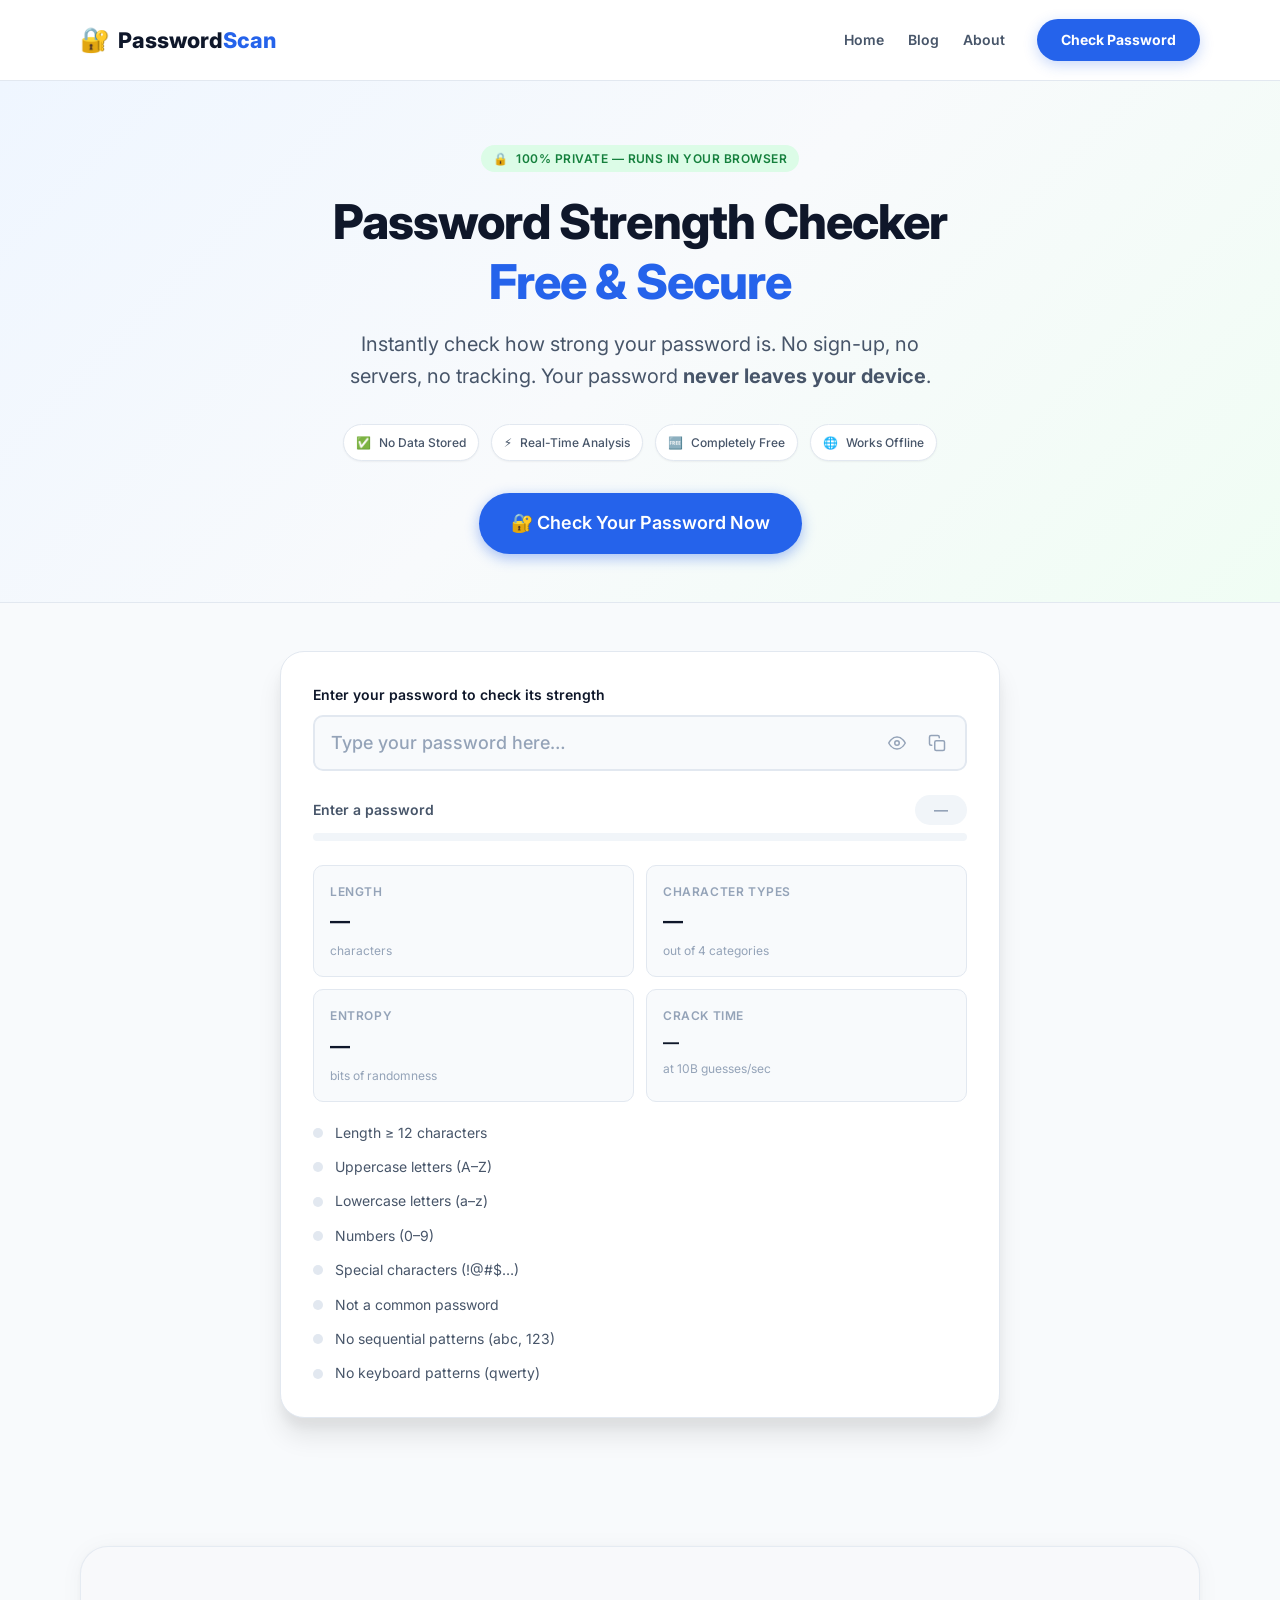
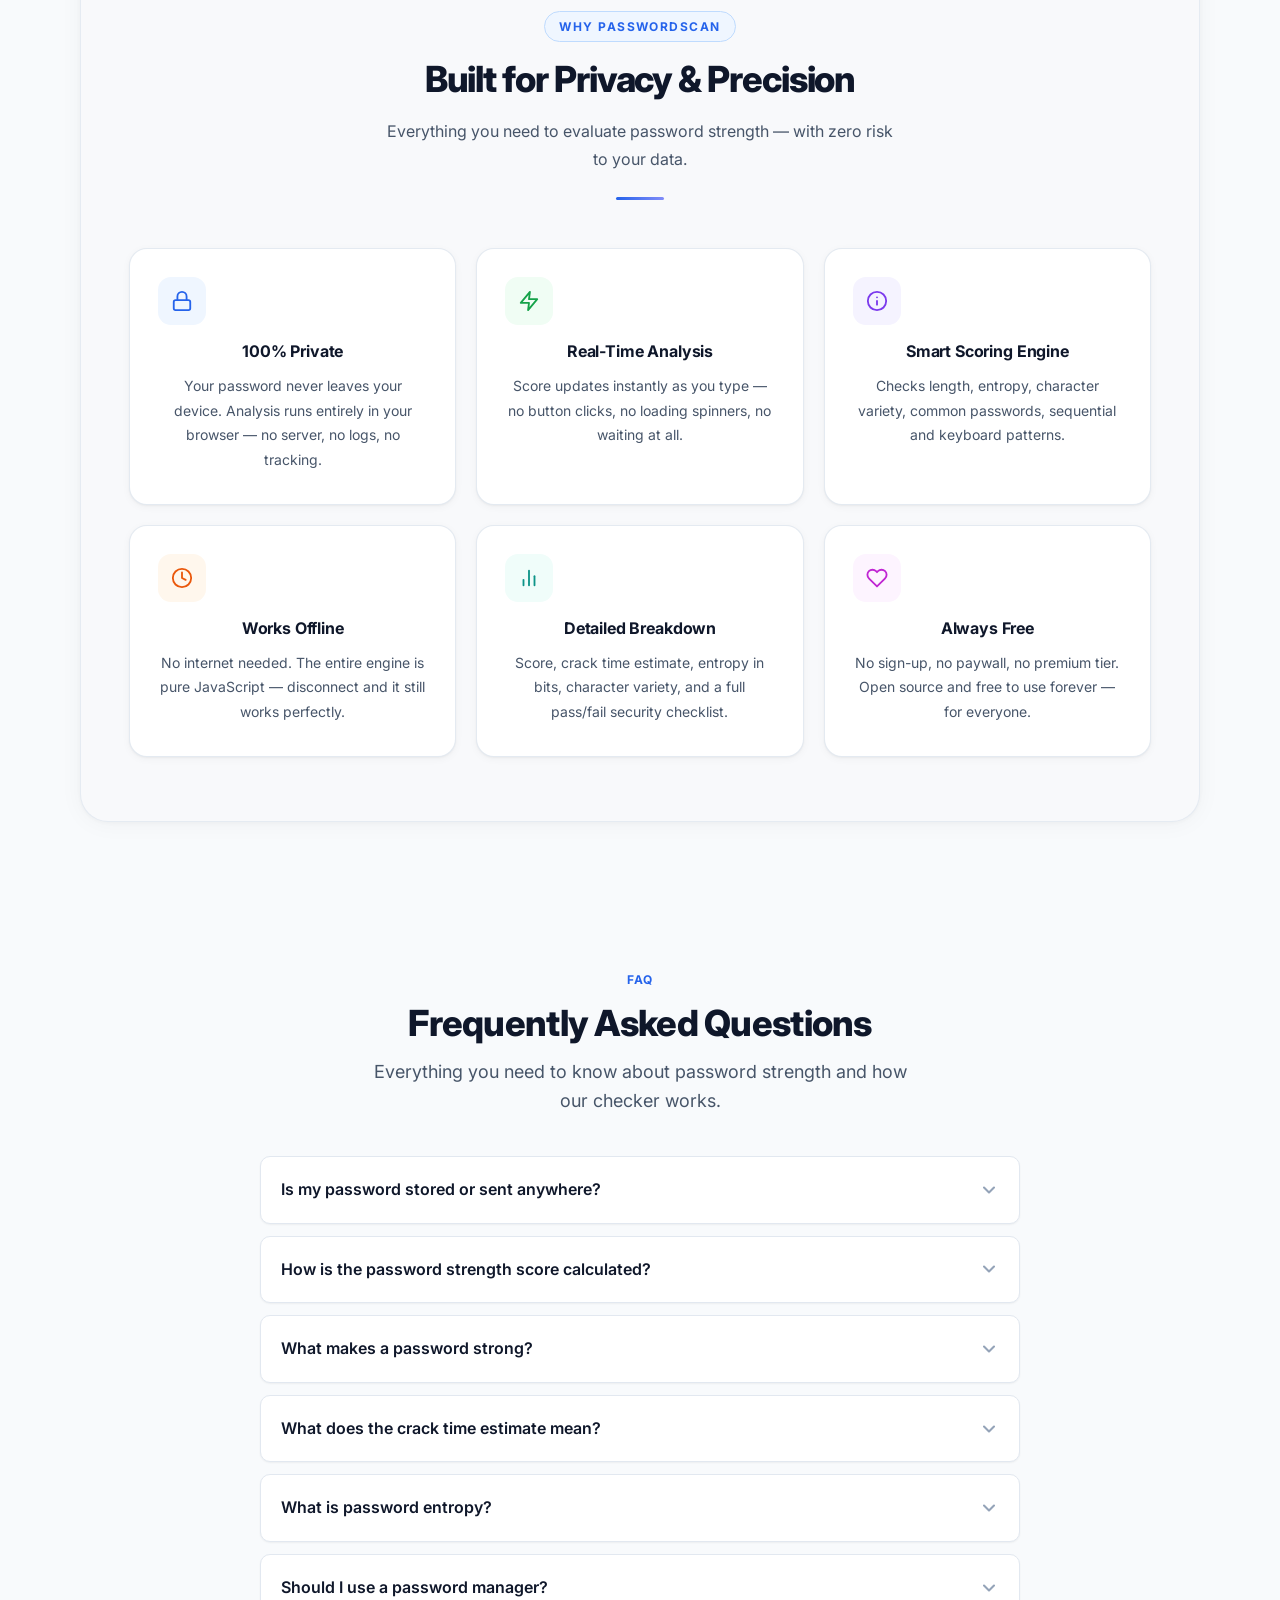
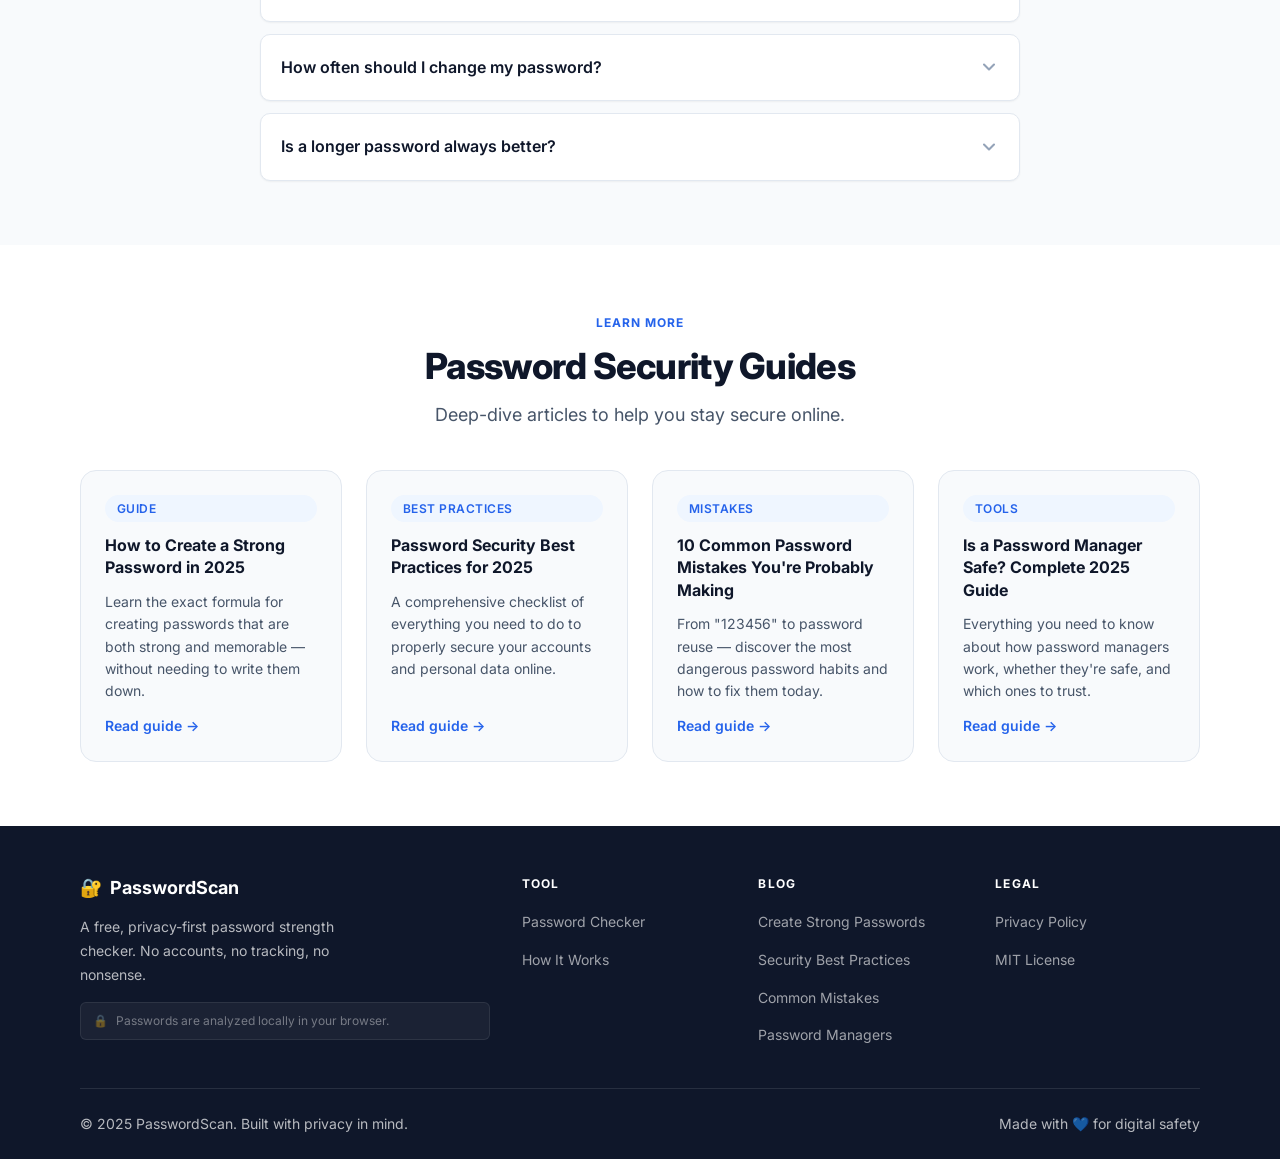
<file: index.html>
﻿<!DOCTYPE html>
<html lang="en">

<head>
    <meta charset="UTF-8">
    <meta name="viewport" content="width=device-width, initial-scale=1.0">

    <!-- Primary SEO -->
    <title>Password Strength Checker – Free & Secure | PasswordScan</title>
    <meta name="description"
        content="Check your password strength instantly. Free, secure, and 100% client-side — your password never leaves your browser. Get a score, crack time estimate, and improvement tips.">
    <link rel="canonical" href="https://passwordscan.vercel.app/">

    <!-- Open Graph -->
    <meta property="og:type" content="website">
    <meta property="og:url" content="https://passwordscan.vercel.app/">
    <meta property="og:title" content="Password Strength Checker – Free & Secure | PasswordScan">
    <meta property="og:description"
        content="Check your password strength instantly. Free, secure, and 100% client-side — your password never leaves your browser.">
    <meta property="og:image" content="https://passwordscan.vercel.app/assets/og-image.jpg">
    <meta property="og:image:width" content="1200">
    <meta property="og:image:height" content="630">
    <meta property="og:site_name" content="PasswordScan">

    <!-- Twitter Card -->
    <meta name="twitter:card" content="summary_large_image">
    <meta name="twitter:title" content="Password Strength Checker – Free & Secure | PasswordScan">
    <meta name="twitter:description"
        content="100% client-side password strength checker. Score, crack time, and actionable tips. Your password never leaves your browser.">
    <meta name="twitter:image" content="https://passwordscan.vercel.app/assets/og-image.jpg">

    <!-- Performance -->
    <link rel="preconnect" href="https://fonts.googleapis.com">
    <link rel="preconnect" href="https://fonts.gstatic.com" crossorigin>
    <link href="https://fonts.googleapis.com/css2?family=Inter:wght@400;500;600;700;800&display=swap" rel="stylesheet">
    <link rel="stylesheet" href="css/styles.css">

    <!-- Favicon -->
    <link rel="icon"
        href="data:image/svg+xml,<svg xmlns='http://www.w3.org/2000/svg' viewBox='0 0 100 100'><text y='.9em' font-size='90'>🔐</text></svg>">

    <!-- JSON-LD: WebApplication -->
    <script type="application/ld+json">
  {
    "@context": "https://schema.org",
    "@type": "WebApplication",
    "name": "PasswordScan",
    "url": "https://passwordscan.vercel.app/",
    "description": "Free, privacy-first password strength checker. Analyzes passwords entirely in your browser with no data transmission.",
    "applicationCategory": "SecurityApplication",
    "operatingSystem": "All",
    "offers": {
      "@type": "Offer",
      "price": "0",
      "priceCurrency": "USD"
    },
    "featureList": [
      "Real-time password strength analysis",
      "Crack time estimation",
      "Improvement suggestions",
      "100% client-side — no data stored"
    ]
  }
  </script>

    <!-- JSON-LD: FAQPage -->
    <script type="application/ld+json">
  {
    "@context": "https://schema.org",
    "@type": "FAQPage",
    "mainEntity": [
      {
        "@type": "Question",
        "name": "Is my password stored or sent anywhere?",
        "acceptedAnswer": {
          "@type": "Answer",
          "text": "No. PasswordScan runs entirely in your browser using JavaScript. Your password is never sent to any server, stored in any database, or transmitted over the internet. Everything happens locally on your device."
        }
      },
      {
        "@type": "Question",
        "name": "How is the password strength score calculated?",
        "acceptedAnswer": {
          "@type": "Answer",
          "text": "The score (0–100) is calculated by analyzing: password length, presence of uppercase and lowercase letters, numbers, and symbols, character variety, entropy, and penalties for common passwords, sequential patterns (like 'abc' or '123'), keyboard patterns (like 'qwerty'), and repeated characters."
        }
      },
      {
        "@type": "Question",
        "name": "What makes a password strong?",
        "acceptedAnswer": {
          "@type": "Answer",
          "text": "A strong password has at least 12–16 characters and uses a mix of uppercase letters, lowercase letters, numbers, and special symbols. It avoids dictionary words, common patterns, and personal information like your name or birthday."
        }
      },
      {
        "@type": "Question",
        "name": "What does the crack time estimate mean?",
        "acceptedAnswer": {
          "@type": "Answer",
          "text": "The crack time is an estimate of how long it would take a powerful computer making 10 billion guesses per second to crack your password. This is based on the password's entropy — the mathematical measure of randomness and unpredictability."
        }
      },
      {
        "@type": "Question",
        "name": "Should I use a password manager?",
        "acceptedAnswer": {
          "@type": "Answer",
          "text": "Yes. Password managers like Bitwarden, 1Password, and Dashlane help you create and store strong, unique passwords for every account. This is the single most effective way to improve your password security."
        }
      }
    ]
  }
  </script>
</head>

<body>

    <div id="header"></div>

    <main id="main-content">

        <!-- ── HERO ──────────────────────────────────────────────── -->
        <section class="hero" id="hero" aria-labelledby="hero-heading">
            <div class="container">
                <div class="hero-badge" aria-label="Privacy guarantee">
                    <span aria-hidden="true">🔒</span> 100% Private — Runs in Your Browser
                </div>

                <h1 id="hero-heading">
                    Password Strength Checker<br>
                    <span class="highlight">Free &amp; Secure</span>
                </h1>

                <p class="hero-subtitle">
                    Instantly check how strong your password is. No sign-up, no servers, no tracking.
                    Your password <strong>never leaves your device</strong>.
                </p>

                <div class="trust-badges" aria-label="Trust indicators">
                    <span class="trust-badge"><span aria-hidden="true">✅</span> No Data Stored</span>
                    <span class="trust-badge"><span aria-hidden="true">⚡</span> Real-Time Analysis</span>
                    <span class="trust-badge"><span aria-hidden="true">🆓</span> Completely Free</span>
                    <span class="trust-badge"><span aria-hidden="true">🌐</span> Works Offline</span>
                </div>

                <div class="hero-cta" style="margin-top:var(--space-8);display:flex;justify-content:center;">
                    <a href="#tool-section" class="btn btn-primary btn-lg" id="hero-check-btn">
                        🔐 Check Your Password Now
                    </a>
                </div>
            </div>
        </section>

        <!-- ── TOOL ───────────────────────────────────────────────── -->
        <section class="tool-section" id="tool-section" aria-labelledby="tool-heading">
            <div class="container">
                <div class="tool-card">
                    <h2 id="tool-heading" class="visually-hidden">Password Strength Checker Tool</h2>

                    <!-- Password Input -->
                    <label for="password-input" class="input-label">
                        Enter your password to check its strength
                    </label>
                    <div class="input-wrapper">
                        <input type="password" id="password-input" class="password-input"
                            placeholder="Type your password here…" autocomplete="new-password" spellcheck="false"
                            autocorrect="off" autocapitalize="none" aria-describedby="strength-announce"
                            maxlength="128">
                        <div class="input-actions">
                            <button class="icon-btn" id="toggle-visibility" aria-label="Show password" type="button">
                                <!-- injected by ui-controller.js -->
                            </button>
                            <button class="icon-btn" id="copy-btn" aria-label="Copy password to clipboard"
                                type="button">
                                <svg xmlns="http://www.w3.org/2000/svg" width="18" height="18" viewBox="0 0 24 24"
                                    fill="none" stroke="currentColor" stroke-width="2" stroke-linecap="round"
                                    stroke-linejoin="round" aria-hidden="true">
                                    <rect x="9" y="9" width="13" height="13" rx="2" ry="2" />
                                    <path d="M5 15H4a2 2 0 0 1-2-2V4a2 2 0 0 1 2-2h9a2 2 0 0 1 2 2v1" />
                                </svg>
                            </button>
                        </div>
                    </div>

                    <!-- ARIA Live Region -->
                    <div id="strength-announce" class="visually-hidden" role="status" aria-live="polite"
                        aria-atomic="true"></div>

                    <!-- Strength Meter -->
                    <div class="meter-section">
                        <div class="meter-header">
                            <span id="strength-label" class="strength-label-text" aria-hidden="true">Enter a
                                password</span>
                            <span id="score-badge" class="score-badge" aria-hidden="true">—</span>
                        </div>
                        <div class="meter-track" role="progressbar" aria-valuenow="0" aria-valuemin="0"
                            aria-valuemax="100" aria-label="Password strength">
                            <div class="meter-fill" id="meter-fill"></div>
                        </div>
                    </div>

                    <!-- Score Grid -->
                    <div class="score-grid" aria-label="Password analysis breakdown">
                        <div class="score-card">
                            <div class="score-card-label">Length</div>
                            <div class="score-card-value" id="card-length">—</div>
                            <div class="score-card-sub">characters</div>
                        </div>
                        <div class="score-card">
                            <div class="score-card-label">Character Types</div>
                            <div class="score-card-value" id="card-variety">—</div>
                            <div class="score-card-sub">out of 4 categories</div>
                        </div>
                        <div class="score-card">
                            <div class="score-card-label">Entropy</div>
                            <div class="score-card-value" id="card-entropy">—</div>
                            <div class="score-card-sub">bits of randomness</div>
                        </div>
                        <div class="score-card">
                            <div class="score-card-label">Crack Time</div>
                            <div class="score-card-value" id="card-crack-time" style="font-size:var(--text-base)">—
                            </div>
                            <div class="score-card-sub">at 10B guesses/sec</div>
                        </div>
                    </div>

                    <!-- Factor Checklist -->
                    <div class="factors-list" aria-label="Password requirements checklist">
                        <div class="factor-item" id="factor-length">
                            <div class="factor-indicator" aria-hidden="true"></div>
                            <span class="factor-label">Length ≥ 12 characters</span>
                            <span class="factor-status" aria-hidden="true"></span>
                        </div>
                        <div class="factor-item" id="factor-upper">
                            <div class="factor-indicator" aria-hidden="true"></div>
                            <span class="factor-label">Uppercase letters (A–Z)</span>
                            <span class="factor-status" aria-hidden="true"></span>
                        </div>
                        <div class="factor-item" id="factor-lower">
                            <div class="factor-indicator" aria-hidden="true"></div>
                            <span class="factor-label">Lowercase letters (a–z)</span>
                            <span class="factor-status" aria-hidden="true"></span>
                        </div>
                        <div class="factor-item" id="factor-numbers">
                            <div class="factor-indicator" aria-hidden="true"></div>
                            <span class="factor-label">Numbers (0–9)</span>
                            <span class="factor-status" aria-hidden="true"></span>
                        </div>
                        <div class="factor-item" id="factor-symbols">
                            <div class="factor-indicator" aria-hidden="true"></div>
                            <span class="factor-label">Special characters (!@#$…)</span>
                            <span class="factor-status" aria-hidden="true"></span>
                        </div>
                        <div class="factor-item" id="factor-common">
                            <div class="factor-indicator" aria-hidden="true"></div>
                            <span class="factor-label">Not a common password</span>
                            <span class="factor-status" aria-hidden="true"></span>
                        </div>
                        <div class="factor-item" id="factor-sequence">
                            <div class="factor-indicator" aria-hidden="true"></div>
                            <span class="factor-label">No sequential patterns (abc, 123)</span>
                            <span class="factor-status" aria-hidden="true"></span>
                        </div>
                        <div class="factor-item" id="factor-keyboard">
                            <div class="factor-indicator" aria-hidden="true"></div>
                            <span class="factor-label">No keyboard patterns (qwerty)</span>
                            <span class="factor-status" aria-hidden="true"></span>
                        </div>
                    </div>

                    <!-- Suggestions Panel -->
                    <div class="suggestions-panel" id="suggestions-panel" aria-live="polite">
                        <div class="suggestions-header">
                            <span aria-hidden="true">💡</span> How to improve your password
                        </div>
                        <ul class="suggestions-list" id="suggestions-list"
                            aria-label="Password improvement suggestions"></ul>
                    </div>
                </div>
            </div>
        </section>
        <!-- ── FEATURES ───────────────────────────────────────────── -->
        <section class="features-section" id="features-section" aria-labelledby="features-heading">
            <div class="container">
                <div class="features-outer">

                    <!-- Section header -->
                    <div class="features-section-header">
                        <span class="features-eyebrow">Why PasswordScan</span>
                        <h2 class="features-title" id="features-heading">Built for Privacy &amp; Precision</h2>
                        <p class="features-subtitle">Everything you need to evaluate password strength — with zero risk
                            to your data.</p>
                        <div class="features-divider" aria-hidden="true"></div>
                    </div>

                    <!-- Cards grid -->
                    <div class="features-grid" role="list">

                        <article class="feature-card" role="listitem" tabindex="0">
                            <div class="fc-icon-wrap fc-blue" aria-hidden="true">
                                <svg width="22" height="22" viewBox="0 0 24 24" fill="none" stroke="currentColor"
                                    stroke-width="2" stroke-linecap="round" stroke-linejoin="round">
                                    <rect x="3" y="11" width="18" height="11" rx="2" />
                                    <path d="M7 11V7a5 5 0 0 1 10 0v4" />
                                </svg>
                            </div>
                            <h3 class="fc-title">100% Private</h3>
                            <p class="fc-desc">Your password never leaves your device. Analysis runs entirely in your
                                browser — no server, no logs, no tracking.</p>
                        </article>

                        <article class="feature-card" role="listitem" tabindex="0">
                            <div class="fc-icon-wrap fc-green" aria-hidden="true">
                                <svg width="22" height="22" viewBox="0 0 24 24" fill="none" stroke="currentColor"
                                    stroke-width="2" stroke-linecap="round" stroke-linejoin="round">
                                    <polygon points="13 2 3 14 12 14 11 22 21 10 12 10 13 2" />
                                </svg>
                            </div>
                            <h3 class="fc-title">Real-Time Analysis</h3>
                            <p class="fc-desc">Score updates instantly as you type — no button clicks, no loading
                                spinners, no waiting at all.</p>
                        </article>

                        <article class="feature-card" role="listitem" tabindex="0">
                            <div class="fc-icon-wrap fc-purple" aria-hidden="true">
                                <svg width="22" height="22" viewBox="0 0 24 24" fill="none" stroke="currentColor"
                                    stroke-width="2" stroke-linecap="round" stroke-linejoin="round">
                                    <circle cx="12" cy="12" r="10" />
                                    <path d="M12 16v-4M12 8h.01" />
                                </svg>
                            </div>
                            <h3 class="fc-title">Smart Scoring Engine</h3>
                            <p class="fc-desc">Checks length, entropy, character variety, common passwords, sequential
                                and keyboard patterns.</p>
                        </article>

                        <article class="feature-card" role="listitem" tabindex="0">
                            <div class="fc-icon-wrap fc-orange" aria-hidden="true">
                                <svg width="22" height="22" viewBox="0 0 24 24" fill="none" stroke="currentColor"
                                    stroke-width="2" stroke-linecap="round" stroke-linejoin="round">
                                    <path d="M12 2a10 10 0 1 0 10 10A10 10 0 0 0 12 2z" />
                                    <path d="M12 6v6l4 2" />
                                </svg>
                            </div>
                            <h3 class="fc-title">Works Offline</h3>
                            <p class="fc-desc">No internet needed. The entire engine is pure JavaScript — disconnect and
                                it still works perfectly.</p>
                        </article>

                        <article class="feature-card" role="listitem" tabindex="0">
                            <div class="fc-icon-wrap fc-teal" aria-hidden="true">
                                <svg width="22" height="22" viewBox="0 0 24 24" fill="none" stroke="currentColor"
                                    stroke-width="2" stroke-linecap="round" stroke-linejoin="round">
                                    <line x1="18" y1="20" x2="18" y2="10" />
                                    <line x1="12" y1="20" x2="12" y2="4" />
                                    <line x1="6" y1="20" x2="6" y2="14" />
                                </svg>
                            </div>
                            <h3 class="fc-title">Detailed Breakdown</h3>
                            <p class="fc-desc">Score, crack time estimate, entropy in bits, character variety, and a
                                full pass/fail security checklist.</p>
                        </article>

                        <article class="feature-card" role="listitem" tabindex="0">
                            <div class="fc-icon-wrap fc-pink" aria-hidden="true">
                                <svg width="22" height="22" viewBox="0 0 24 24" fill="none" stroke="currentColor"
                                    stroke-width="2" stroke-linecap="round" stroke-linejoin="round">
                                    <path
                                        d="M20.84 4.61a5.5 5.5 0 0 0-7.78 0L12 5.67l-1.06-1.06a5.5 5.5 0 0 0-7.78 7.78l1.06 1.06L12 21.23l7.78-7.78 1.06-1.06a5.5 5.5 0 0 0 0-7.78z" />
                                </svg>
                            </div>
                            <h3 class="fc-title">Always Free</h3>
                            <p class="fc-desc">No sign-up, no paywall, no premium tier. Open source and free to use
                                forever — for everyone.</p>
                        </article>

                    </div><!-- /features-grid -->
                </div><!-- /features-outer -->
            </div><!-- /container -->
        </section>

        <!-- ── FAQ ────────────────────────────────────────────────── -->
        <section class="section faq-section" id="faq" aria-labelledby="faq-heading">
            <div class="container">
                <div class="section-header">
                    <div class="section-label">FAQ</div>
                    <h2 class="section-title" id="faq-heading">Frequently Asked Questions</h2>
                    <p class="section-desc">Everything you need to know about password strength and how our checker
                        works.</p>
                </div>

                <div class="faq-list" role="list">

                    <div class="faq-item" role="listitem">
                        <button class="faq-question" aria-expanded="false">
                            Is my password stored or sent anywhere?
                            <svg class="faq-icon" xmlns="http://www.w3.org/2000/svg" viewBox="0 0 24 24" fill="none"
                                stroke="currentColor" stroke-width="2.5" stroke-linecap="round" stroke-linejoin="round"
                                aria-hidden="true">
                                <polyline points="6 9 12 15 18 9" />
                            </svg>
                        </button>
                        <div class="faq-answer">
                            <div class="faq-answer-inner">
                                No. PasswordScan runs entirely in your browser using JavaScript. Your password is
                                <strong>never sent to any server</strong>, stored in any database, or transmitted over
                                the internet. Everything happens locally on your device. You can even disconnect from
                                the internet and the tool will still work.
                            </div>
                        </div>
                    </div>

                    <div class="faq-item" role="listitem">
                        <button class="faq-question" aria-expanded="false">
                            How is the password strength score calculated?
                            <svg class="faq-icon" xmlns="http://www.w3.org/2000/svg" viewBox="0 0 24 24" fill="none"
                                stroke="currentColor" stroke-width="2.5" stroke-linecap="round" stroke-linejoin="round"
                                aria-hidden="true">
                                <polyline points="6 9 12 15 18 9" />
                            </svg>
                        </button>
                        <div class="faq-answer">
                            <div class="faq-answer-inner">
                                The score (0–100) analyzes: password length (longer = better), character variety
                                (uppercase, lowercase, numbers, symbols), mathematical entropy (bits of randomness), and
                                applies penalties for common passwords, sequential patterns like "abc" or "123",
                                keyboard patterns like "qwerty", and repeated characters.
                            </div>
                        </div>
                    </div>

                    <div class="faq-item" role="listitem">
                        <button class="faq-question" aria-expanded="false">
                            What makes a password strong?
                            <svg class="faq-icon" xmlns="http://www.w3.org/2000/svg" viewBox="0 0 24 24" fill="none"
                                stroke="currentColor" stroke-width="2.5" stroke-linecap="round" stroke-linejoin="round"
                                aria-hidden="true">
                                <polyline points="6 9 12 15 18 9" />
                            </svg>
                        </button>
                        <div class="faq-answer">
                            <div class="faq-answer-inner">
                                A strong password has <strong>at least 12–16 characters</strong> and uses a mix of
                                uppercase letters (A–Z), lowercase letters (a–z), numbers (0–9), and special symbols
                                (!@#$%). It avoids dictionary words, common patterns, and personal information like your
                                name or birthday.
                            </div>
                        </div>
                    </div>

                    <div class="faq-item" role="listitem">
                        <button class="faq-question" aria-expanded="false">
                            What does the crack time estimate mean?
                            <svg class="faq-icon" xmlns="http://www.w3.org/2000/svg" viewBox="0 0 24 24" fill="none"
                                stroke="currentColor" stroke-width="2.5" stroke-linecap="round" stroke-linejoin="round"
                                aria-hidden="true">
                                <polyline points="6 9 12 15 18 9" />
                            </svg>
                        </button>
                        <div class="faq-answer">
                            <div class="faq-answer-inner">
                                The crack time estimates how long it would take a powerful computer making <strong>10
                                    billion guesses per second</strong> to crack your password through brute force. This
                                is based on the password's entropy — the mathematical measure of unpredictability. A
                                password taking "centuries" to crack is considered very secure.
                            </div>
                        </div>
                    </div>

                    <div class="faq-item" role="listitem">
                        <button class="faq-question" aria-expanded="false">
                            What is password entropy?
                            <svg class="faq-icon" xmlns="http://www.w3.org/2000/svg" viewBox="0 0 24 24" fill="none"
                                stroke="currentColor" stroke-width="2.5" stroke-linecap="round" stroke-linejoin="round"
                                aria-hidden="true">
                                <polyline points="6 9 12 15 18 9" />
                            </svg>
                        </button>
                        <div class="faq-answer">
                            <div class="faq-answer-inner">
                                Entropy, measured in bits, quantifies how unpredictable a password is. It's calculated
                                from the size of the character set used and the length of the password. A password with
                                60+ bits of entropy is generally considered strong. For example, a 16-character password
                                using all four character types has around 104 bits of entropy.
                            </div>
                        </div>
                    </div>

                    <div class="faq-item" role="listitem">
                        <button class="faq-question" aria-expanded="false">
                            Should I use a password manager?
                            <svg class="faq-icon" xmlns="http://www.w3.org/2000/svg" viewBox="0 0 24 24" fill="none"
                                stroke="currentColor" stroke-width="2.5" stroke-linecap="round" stroke-linejoin="round"
                                aria-hidden="true">
                                <polyline points="6 9 12 15 18 9" />
                            </svg>
                        </button>
                        <div class="faq-answer">
                            <div class="faq-answer-inner">
                                Absolutely. Password managers like <strong>Bitwarden</strong> (free & open source),
                                1Password, and Dashlane help you create and securely store unique, strong passwords for
                                every account. This is the single most effective step you can take to improve your
                                online security. <a href="/blog/is-password-manager-safe/" class="text-primary">Read: Is
                                    a password manager safe?</a>
                            </div>
                        </div>
                    </div>

                    <div class="faq-item" role="listitem">
                        <button class="faq-question" aria-expanded="false">
                            How often should I change my password?
                            <svg class="faq-icon" xmlns="http://www.w3.org/2000/svg" viewBox="0 0 24 24" fill="none"
                                stroke="currentColor" stroke-width="2.5" stroke-linecap="round" stroke-linejoin="round"
                                aria-hidden="true">
                                <polyline points="6 9 12 15 18 9" />
                            </svg>
                        </button>
                        <div class="faq-answer">
                            <div class="faq-answer-inner">
                                Modern security guidelines (from NIST) no longer recommend changing passwords on a fixed
                                schedule. Instead, change your password if: you suspect a breach, you've been notified
                                of a data leak, or you've used the same password on multiple sites. Use a <a
                                    href="/blog/is-password-manager-safe/" class="text-primary">password manager</a> to
                                use unique passwords everywhere.
                            </div>
                        </div>
                    </div>

                    <div class="faq-item" role="listitem">
                        <button class="faq-question" aria-expanded="false">
                            Is a longer password always better?
                            <svg class="faq-icon" xmlns="http://www.w3.org/2000/svg" viewBox="0 0 24 24" fill="none"
                                stroke="currentColor" stroke-width="2.5" stroke-linecap="round" stroke-linejoin="round"
                                aria-hidden="true">
                                <polyline points="6 9 12 15 18 9" />
                            </svg>
                        </button>
                        <div class="faq-answer">
                            <div class="faq-answer-inner">
                                Yes — length is the single most impactful factor in password strength. A 20-character
                                password using only lowercase letters is often stronger than a 10-character password
                                with all four character types. Ideally, aim for both length <em>and</em> variety. A 16+
                                character password mixing all types is extremely strong.
                            </div>
                        </div>
                    </div>

                </div>
            </div>
        </section>

        <!-- ── RELATED ARTICLES ───────────────────────────────────── -->
        <section class="section articles-section" aria-labelledby="articles-heading">
            <div class="container">
                <div class="section-header">
                    <div class="section-label">Learn More</div>
                    <h2 class="section-title" id="articles-heading">Password Security Guides</h2>
                    <p class="section-desc">Deep-dive articles to help you stay secure online.</p>
                </div>

                <div class="articles-grid">
                    <a href="/blog/how-to-create-strong-password/" class="article-card">
                        <div class="article-tag">Guide</div>
                        <div class="article-title">How to Create a Strong Password in 2025</div>
                        <p class="article-excerpt">Learn the exact formula for creating passwords that are both strong
                            and memorable — without needing to write them down.</p>
                        <div class="article-link">Read guide <span aria-hidden="true">→</span></div>
                    </a>

                    <a href="/blog/password-security-best-practices/" class="article-card">
                        <div class="article-tag">Best Practices</div>
                        <div class="article-title">Password Security Best Practices for 2025</div>
                        <p class="article-excerpt">A comprehensive checklist of everything you need to do to properly
                            secure your accounts and personal data online.</p>
                        <div class="article-link">Read guide <span aria-hidden="true">→</span></div>
                    </a>

                    <a href="/blog/common-password-mistakes/" class="article-card">
                        <div class="article-tag">Mistakes</div>
                        <div class="article-title">10 Common Password Mistakes You're Probably Making</div>
                        <p class="article-excerpt">From "123456" to password reuse — discover the most dangerous
                            password habits and how to fix them today.</p>
                        <div class="article-link">Read guide <span aria-hidden="true">→</span></div>
                    </a>

                    <a href="/blog/is-password-manager-safe/" class="article-card">
                        <div class="article-tag">Tools</div>
                        <div class="article-title">Is a Password Manager Safe? Complete 2025 Guide</div>
                        <p class="article-excerpt">Everything you need to know about how password managers work, whether
                            they're safe, and which ones to trust.</p>
                        <div class="article-link">Read guide <span aria-hidden="true">→</span></div>
                    </a>
                </div>
            </div>
        </section>

    </main>

    <div id="footer"></div>

    <script src="js/components-loader.js"></script>

    <script type="module" src="js/ui-controller.js"></script>
</body>

</html>
</file>
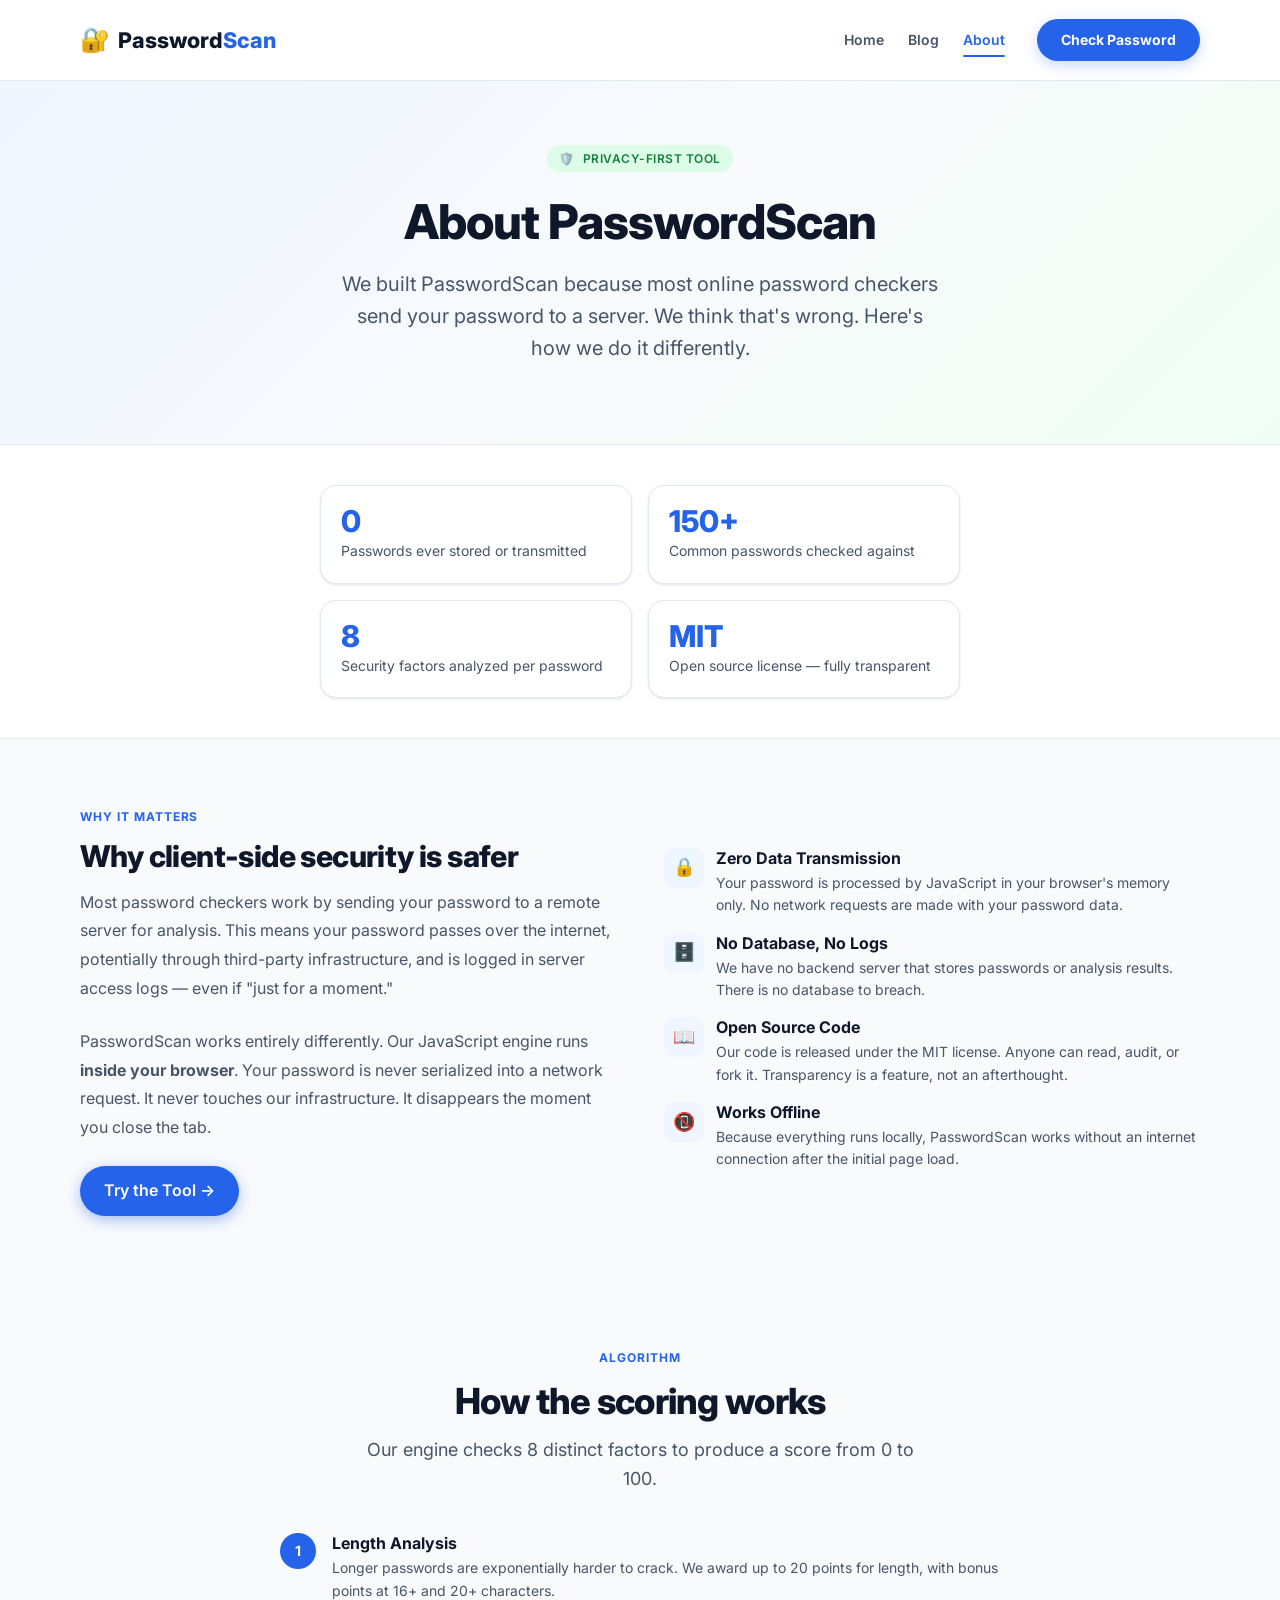
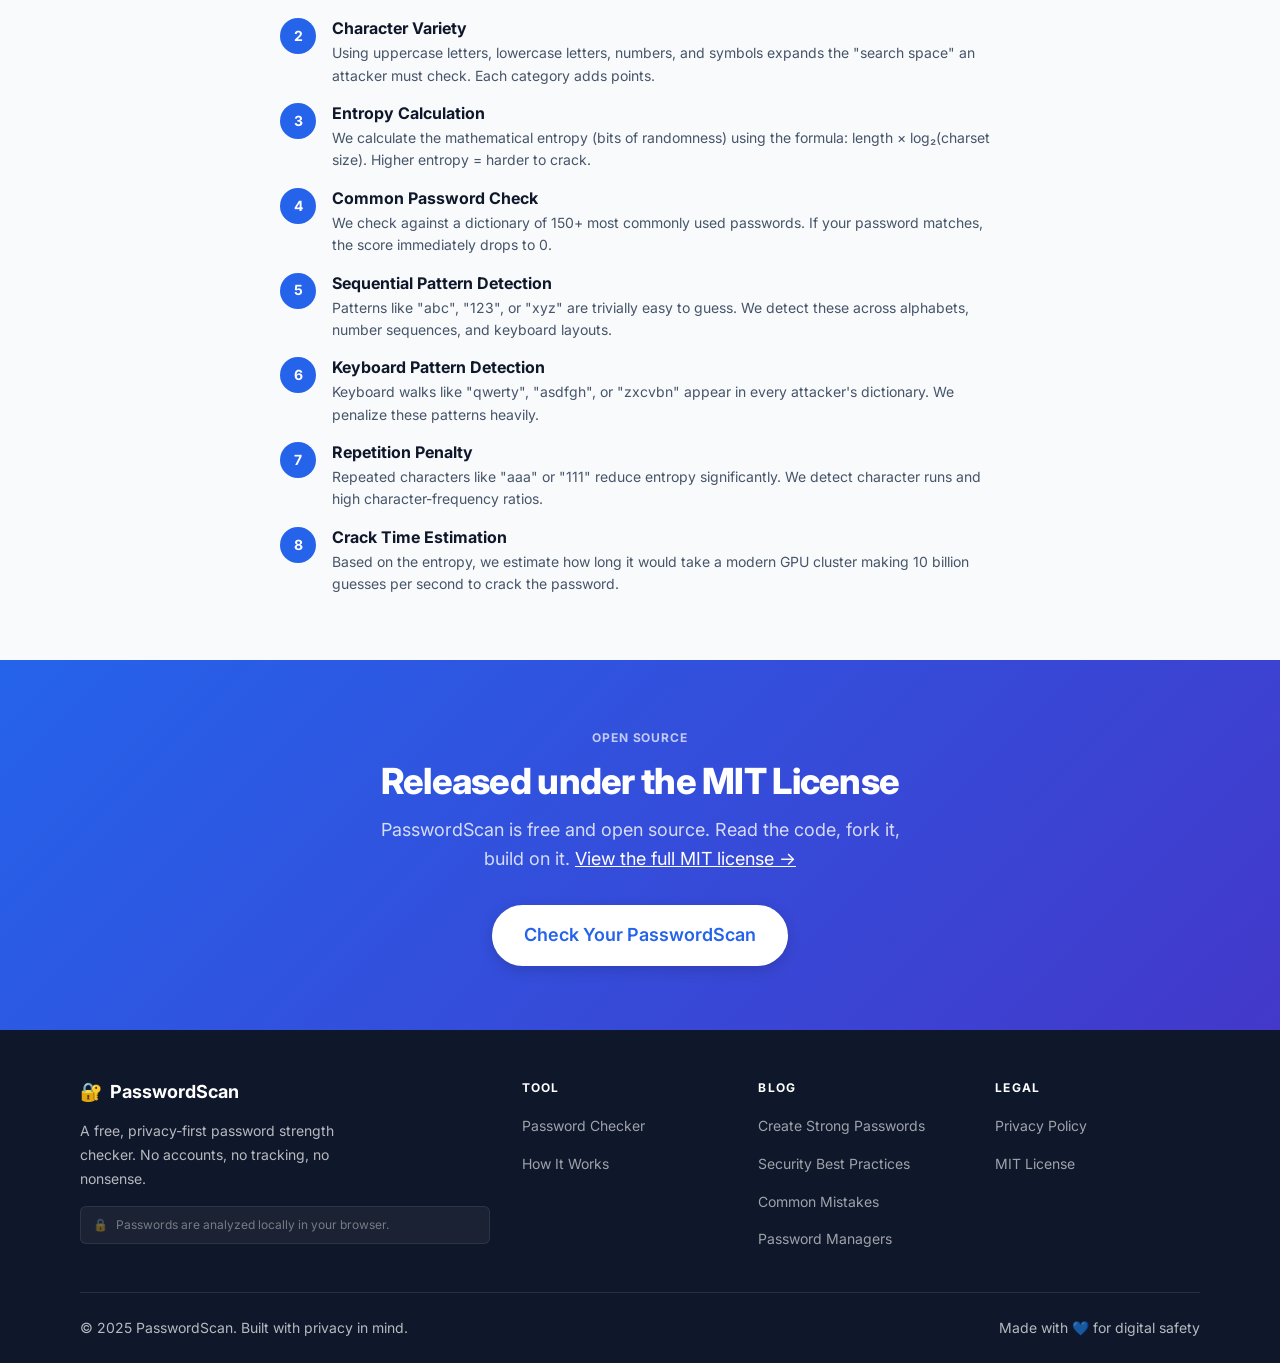
<file: about/index.html>
﻿<!DOCTYPE html>
<html lang="en">

<head>
    <meta charset="UTF-8">
    <meta name="viewport" content="width=device-width, initial-scale=1.0">

    <title>About PasswordScan – Privacy-First Password Strength Checker</title>
    <meta name="description"
        content="Learn how PasswordScan works, why client-side password checking is safer, and why we never store your data. Built for privacy and transparency.">
    <link rel="canonical" href="https://passwordscan.vercel.app/about/">

    <meta property="og:type" content="website">
    <meta property="og:url" content="https://passwordscan.vercel.app/about/">
    <meta property="og:title" content="About PasswordScan – Privacy-First Password Strength Checker">
    <meta property="og:description"
        content="Learn how PasswordScan works, why client-side password checking is safer, and why we never store your data.">
    <meta property="og:image" content="https://passwordscan.vercel.app/assets/og-image.jpg">
    <meta name="twitter:card" content="summary_large_image">
    <meta name="twitter:title" content="About PasswordScan – How It Works">
    <meta name="twitter:description"
        content="Privacy-first password strength checker. 100% client-side. No data stored.">
    <meta name="twitter:image" content="https://passwordscan.vercel.app/assets/og-image.jpg">

    <link rel="preconnect" href="https://fonts.googleapis.com">
    <link rel="preconnect" href="https://fonts.gstatic.com" crossorigin>
    <link href="https://fonts.googleapis.com/css2?family=Inter:wght@400;500;600;700;800&display=swap" rel="stylesheet">
    <link rel="stylesheet" href="../css/styles.css">
    <link rel="icon"
        href="data:image/svg+xml,<svg xmlns='http://www.w3.org/2000/svg' viewBox='0 0 100 100'><text y='.9em' font-size='90'>🔐</text></svg>">

    <script type="application/ld+json">
  {
    "@context": "https://schema.org",
    "@type": "WebPage",
    "name": "About PasswordScan",
    "url": "https://passwordscan.vercel.app/about/",
    "description": "Learn how PasswordScan works and why client-side password checking protects your privacy.",
    "isPartOf": { "@type": "WebSite", "name": "PasswordScan", "url": "https://passwordscan.vercel.app/" }
  }
  </script>
</head>

<body>

    <div id="header"></div>

    <main id="main-content">

        <!-- Hero -->
        <section class="hero" style="padding-block:var(--space-16) var(--space-12)" aria-labelledby="about-heading">
            <div class="container">
                <div class="hero-badge"><span aria-hidden="true">🛡️</span> Privacy-First Tool</div>
                <h1 id="about-heading">About PasswordScan</h1>
                <p class="hero-subtitle">We built PasswordScan because most online password checkers send your
                    password to a server. We think that's wrong. Here's how we do it differently.</p>
            </div>
        </section>

        <!-- Stats -->
        <section class="section-sm" style="background:var(--clr-surface);border-bottom:1px solid var(--clr-border)">
            <div class="container">
                <div class="stat-grid" style="max-width:640px;margin-inline:auto">
                    <div class="stat-card">
                        <div class="stat-number">0</div>
                        <div class="stat-label">Passwords ever stored or transmitted</div>
                    </div>
                    <div class="stat-card">
                        <div class="stat-number">150+</div>
                        <div class="stat-label">Common passwords checked against</div>
                    </div>
                    <div class="stat-card">
                        <div class="stat-number">8</div>
                        <div class="stat-label">Security factors analyzed per password</div>
                    </div>
                    <div class="stat-card">
                        <div class="stat-number">MIT</div>
                        <div class="stat-label">Open source license — fully transparent</div>
                    </div>
                </div>
            </div>
        </section>

        <!-- Why Client-Side -->
        <section class="section" aria-labelledby="why-heading">
            <div class="container">
                <div class="about-grid">
                    <div>
                        <div class="section-label">Why It Matters</div>
                        <h2 id="why-heading" class="section-title" style="font-size:var(--text-3xl)">Why client-side
                            security is safer</h2>
                        <p style="color:var(--clr-text-secondary);line-height:1.8;margin-bottom:var(--space-6)">
                            Most password checkers work by sending your password to a remote server for analysis. This
                            means your password passes over the internet, potentially through third-party
                            infrastructure, and is logged in server access logs — even if "just for a moment."
                        </p>
                        <p style="color:var(--clr-text-secondary);line-height:1.8;margin-bottom:var(--space-6)">
                            PasswordScan works entirely differently. Our JavaScript engine runs <strong>inside your
                                browser</strong>. Your password is never serialized into a network request. It never
                            touches our infrastructure. It disappears the moment you close the tab.
                        </p>
                        <a href="/" class="btn btn-primary">Try the Tool →</a>
                    </div>
                    <div class="trust-list">
                        <div class="trust-item">
                            <div class="trust-icon" aria-hidden="true">🔒</div>
                            <div class="trust-content">
                                <h3>Zero Data Transmission</h3>
                                <p>Your password is processed by JavaScript in your browser's memory only. No network
                                    requests are made with your password data.</p>
                            </div>
                        </div>
                        <div class="trust-item">
                            <div class="trust-icon" aria-hidden="true">🗄️</div>
                            <div class="trust-content">
                                <h3>No Database, No Logs</h3>
                                <p>We have no backend server that stores passwords or analysis results. There is no
                                    database to breach.</p>
                            </div>
                        </div>
                        <div class="trust-item">
                            <div class="trust-icon" aria-hidden="true">📖</div>
                            <div class="trust-content">
                                <h3>Open Source Code</h3>
                                <p>Our code is released under the MIT license. Anyone can read, audit, or fork it.
                                    Transparency is a feature, not an afterthought.</p>
                            </div>
                        </div>
                        <div class="trust-item">
                            <div class="trust-icon" aria-hidden="true">📵</div>
                            <div class="trust-content">
                                <h3>Works Offline</h3>
                                <p>Because everything runs locally, PasswordScan works without an internet connection
                                    after the initial page load.</p>
                            </div>
                        </div>
                    </div>
                </div>
            </div>
        </section>

        <!-- How Scoring Works -->
        <section class="section" style="background:var(--clr-bg)" aria-labelledby="scoring-heading">
            <div class="container">
                <div class="section-header">
                    <div class="section-label">Algorithm</div>
                    <h2 class="section-title" id="scoring-heading">How the scoring works</h2>
                    <p class="section-desc">Our engine checks 8 distinct factors to produce a score from 0 to 100.</p>
                </div>

                <div class="steps-list" style="max-width:720px;margin-inline:auto">
                    <div class="step-item">
                        <div class="step-number">1</div>
                        <div class="step-content">
                            <h4>Length Analysis</h4>
                            <p>Longer passwords are exponentially harder to crack. We award up to 20 points for length,
                                with bonus points at 16+ and 20+ characters.</p>
                        </div>
                    </div>
                    <div class="step-item">
                        <div class="step-number">2</div>
                        <div class="step-content">
                            <h4>Character Variety</h4>
                            <p>Using uppercase letters, lowercase letters, numbers, and symbols expands the "search
                                space" an attacker must check. Each category adds points.</p>
                        </div>
                    </div>
                    <div class="step-item">
                        <div class="step-number">3</div>
                        <div class="step-content">
                            <h4>Entropy Calculation</h4>
                            <p>We calculate the mathematical entropy (bits of randomness) using the formula: length ×
                                log₂(charset size). Higher entropy = harder to crack.</p>
                        </div>
                    </div>
                    <div class="step-item">
                        <div class="step-number">4</div>
                        <div class="step-content">
                            <h4>Common Password Check</h4>
                            <p>We check against a dictionary of 150+ most commonly used passwords. If your password
                                matches, the score immediately drops to 0.</p>
                        </div>
                    </div>
                    <div class="step-item">
                        <div class="step-number">5</div>
                        <div class="step-content">
                            <h4>Sequential Pattern Detection</h4>
                            <p>Patterns like "abc", "123", or "xyz" are trivially easy to guess. We detect these across
                                alphabets, number sequences, and keyboard layouts.</p>
                        </div>
                    </div>
                    <div class="step-item">
                        <div class="step-number">6</div>
                        <div class="step-content">
                            <h4>Keyboard Pattern Detection</h4>
                            <p>Keyboard walks like "qwerty", "asdfgh", or "zxcvbn" appear in every attacker's
                                dictionary. We penalize these patterns heavily.</p>
                        </div>
                    </div>
                    <div class="step-item">
                        <div class="step-number">7</div>
                        <div class="step-content">
                            <h4>Repetition Penalty</h4>
                            <p>Repeated characters like "aaa" or "111" reduce entropy significantly. We detect character
                                runs and high character-frequency ratios.</p>
                        </div>
                    </div>
                    <div class="step-item">
                        <div class="step-number">8</div>
                        <div class="step-content">
                            <h4>Crack Time Estimation</h4>
                            <p>Based on the entropy, we estimate how long it would take a modern GPU cluster making 10
                                billion guesses per second to crack the password.</p>
                        </div>
                    </div>
                </div>
            </div>
        </section>

        <!-- License + CTA -->
        <section class="cta-section section">
            <div class="container" style="text-align:center">
                <p class="section-label" style="color:rgba(255,255,255,.7)">Open Source</p>
                <h2 class="section-title" style="color:#fff;margin-bottom:var(--space-3)">Released under the MIT License
                </h2>
                <p class="section-desc" style="color:rgba(255,255,255,.8);margin-bottom:var(--space-8)">PasswordScan
                    is free and open source. Read the code, fork it, build on it. <a href="/license/"
                        style="color:#fff;text-decoration:underline">View the full MIT license →</a></p>
                <a href="/" class="btn btn-white btn-lg">Check Your PasswordScan</a>
            </div>
        </section>

    </main>

    <div id="footer"></div>

    <script src="/js/components-loader.js"></script>

    <script type="module" src="../js/ui-controller.js"></script>
</body>

</html>
</file>
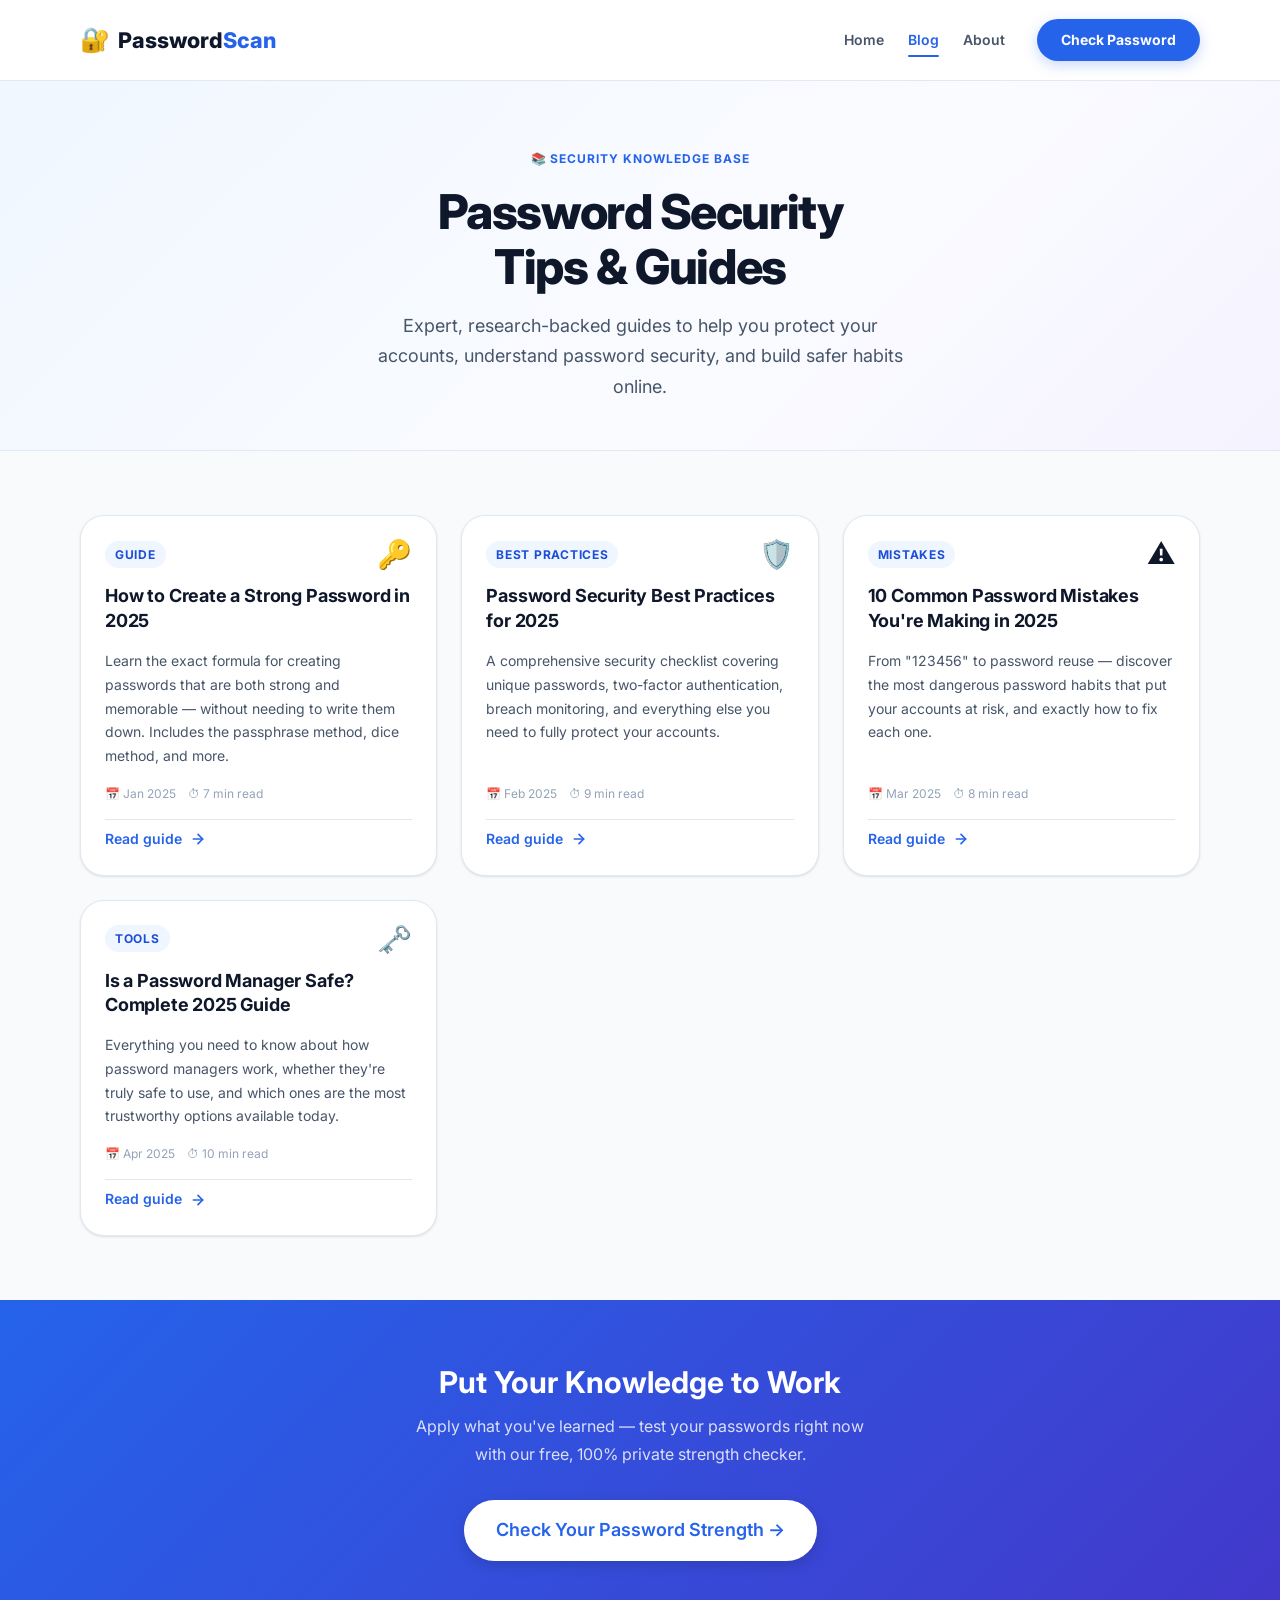
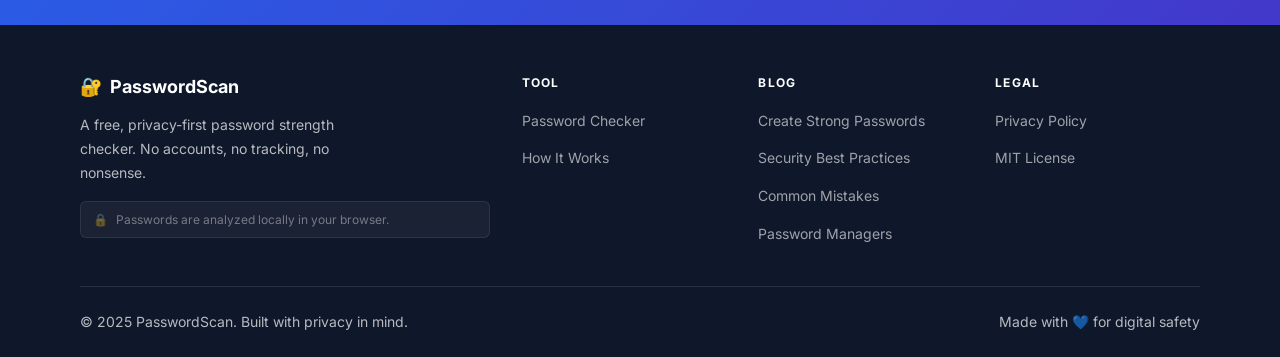
<file: blog/index.html>
<!DOCTYPE html>
<html lang="en">

<head>
    <meta charset="UTF-8">
    <meta name="viewport" content="width=device-width, initial-scale=1.0">

    <!-- Primary SEO -->
    <title>Password Security Blog – Tips, Guides & Best Practices | PasswordScan</title>
    <meta name="description"
        content="Expert password security guides: how to create strong passwords, best practices, common mistakes, and whether password managers are safe. Free resources from PasswordScan.">
    <link rel="canonical" href="https://passwordscan.vercel.app/blog/">

    <!-- Open Graph -->
    <meta property="og:type" content="website">
    <meta property="og:url" content="https://passwordscan.vercel.app/blog/">
    <meta property="og:title" content="Password Security Blog – Tips & Guides | PasswordScan">
    <meta property="og:description"
        content="Expert guides on password security, best practices, and how to stay protected online.">
    <meta property="og:image" content="https://passwordscan.vercel.app/assets/og-image.jpg">
    <meta property="og:site_name" content="PasswordScan">

    <!-- Twitter Card -->
    <meta name="twitter:card" content="summary_large_image">
    <meta name="twitter:title" content="Password Security Blog | PasswordScan">
    <meta name="twitter:description" content="Expert guides on password security, best practices, and online safety.">
    <meta name="twitter:image" content="https://passwordscan.vercel.app/assets/og-image.jpg">

    <!-- Fonts & Styles -->
    <link rel="preconnect" href="https://fonts.googleapis.com">
    <link rel="preconnect" href="https://fonts.gstatic.com" crossorigin>
    <link href="https://fonts.googleapis.com/css2?family=Inter:wght@400;500;600;700;800&display=swap" rel="stylesheet">
    <link rel="stylesheet" href="../css/styles.css">

    <!-- Favicon -->
    <link rel="icon"
        href="data:image/svg+xml,<svg xmlns='http://www.w3.org/2000/svg' viewBox='0 0 100 100'><text y='.9em' font-size='90'>🔐</text></svg>">

    <!-- JSON-LD: CollectionPage -->
    <script type="application/ld+json">
  {
    "@context": "https://schema.org",
    "@type": "CollectionPage",
    "name": "Password Security Blog",
    "url": "https://passwordscan.vercel.app/blog/",
    "description": "Expert password security guides covering best practices, common mistakes, strong password creation, and password manager safety.",
    "isPartOf": { "@type": "WebSite", "name": "PasswordScan", "url": "https://passwordscan.vercel.app/" },
    "hasPart": [
      { "@type": "Article", "headline": "How to Create a Strong Password in 2025", "url": "https://passwordscan.vercel.app/blog/how-to-create-strong-password/" },
      { "@type": "Article", "headline": "Password Security Best Practices 2025", "url": "https://passwordscan.vercel.app/blog/password-security-best-practices/" },
      { "@type": "Article", "headline": "10 Common Password Mistakes You're Making in 2025", "url": "https://passwordscan.vercel.app/blog/common-password-mistakes/" },
      { "@type": "Article", "headline": "Is a Password Manager Safe? Complete 2025 Guide", "url": "https://passwordscan.vercel.app/blog/is-password-manager-safe/" }
    ]
  }
  </script>

    <style>
        /* ── BLOG LISTING PAGE STYLES ── */
        .blog-hero {
            background: linear-gradient(135deg, #f0f7ff 0%, #fafbff 60%, #f5f3ff 100%);
            border-bottom: 1px solid var(--clr-border);
            padding: var(--space-16) 0 var(--space-12);
            text-align: center;
        }

        .blog-hero .section-label {
            margin-bottom: var(--space-4);
        }

        .blog-hero h1 {
            font-size: clamp(var(--text-3xl), 5vw, var(--text-5xl));
            font-weight: 800;
            letter-spacing: -.03em;
            margin-bottom: var(--space-4);
            line-height: 1.15;
        }

        .blog-hero p {
            font-size: var(--text-lg);
            color: var(--clr-text-secondary);
            max-width: 540px;
            margin: 0 auto;
            line-height: 1.7;
        }

        /* ── POST GRID ── */
        .blog-grid-section {
            padding: var(--space-16) 0;
        }

        .blog-grid {
            display: grid;
            grid-template-columns: repeat(auto-fill, minmax(300px, 1fr));
            gap: var(--space-6);
        }

        /* ── POST CARD ── */
        .post-card {
            background: var(--clr-surface);
            border: 1px solid var(--clr-border);
            border-radius: var(--radius-xl);
            padding: var(--space-6);
            display: flex;
            flex-direction: column;
            gap: var(--space-4);
            text-decoration: none;
            color: inherit;
            transition: transform var(--transition-base), box-shadow var(--transition-base), border-color var(--transition-base);
            box-shadow: var(--shadow-sm);
        }

        .post-card:hover {
            transform: translateY(-3px);
            box-shadow: var(--shadow-md);
            border-color: var(--clr-primary);
        }

        .post-card-top {
            display: flex;
            align-items: center;
            justify-content: space-between;
            gap: var(--space-3);
        }

        .post-tag {
            font-size: var(--text-xs);
            font-weight: 700;
            letter-spacing: .06em;
            text-transform: uppercase;
            padding: 4px 10px;
            border-radius: 99px;
            background: var(--clr-primary-light);
            color: var(--clr-primary-dark);
        }

        .post-card-icon {
            font-size: 28px;
            line-height: 1;
        }

        .post-card-title {
            font-size: var(--text-lg);
            font-weight: 700;
            color: var(--clr-text-primary);
            line-height: 1.35;
            letter-spacing: -.01em;
        }

        .post-card-excerpt {
            font-size: var(--text-sm);
            color: var(--clr-text-secondary);
            line-height: 1.7;
            flex: 1;
        }

        .post-card-meta {
            display: flex;
            align-items: center;
            gap: var(--space-3);
            font-size: var(--text-xs);
            color: var(--clr-text-muted, #9ca3af);
        }

        .post-card-meta span {
            display: flex;
            align-items: center;
            gap: 4px;
        }

        .post-card-cta {
            display: flex;
            align-items: center;
            gap: var(--space-2);
            font-size: var(--text-sm);
            font-weight: 600;
            color: var(--clr-primary);
            margin-top: auto;
            padding-top: var(--space-2);
            border-top: 1px solid var(--clr-border);
        }

        .post-card:hover .post-card-cta {
            gap: var(--space-3);
        }

        .post-card-cta svg {
            transition: transform var(--transition-fast);
        }

        .post-card:hover .post-card-cta svg {
            transform: translateX(3px);
        }

        /* ── DIVIDER ── */
        .blog-cta-section {
            background: linear-gradient(135deg, var(--clr-primary) 0%, #4338ca 100%);
            padding: var(--space-16) 0;
            text-align: center;
            color: #fff;
        }

        .blog-cta-section h2 {
            color: #fff;
            font-size: var(--text-3xl);
            margin-bottom: var(--space-3);
        }

        .blog-cta-section p {
            color: rgba(255, 255, 255, .82);
            max-width: 480px;
            margin: 0 auto var(--space-8);
            line-height: 1.7;
        }

        @media (max-width: 640px) {
            .blog-grid {
                grid-template-columns: 1fr;
            }
        }
    </style>
</head>

<body>

    <!-- ── HEADER ──────────────────────────────────────────────── -->
    <div id="header"></div>

    <main id="main-content">

        <!-- ── HERO ── -->
        <section class="blog-hero" aria-labelledby="blog-heading">
            <div class="container">
                <div class="section-label">📚 Security Knowledge Base</div>
                <h1 id="blog-heading">
                    Password Security<br>
                    <span class="highlight">Tips & Guides</span>
                </h1>
                <p>Expert, research-backed guides to help you protect your accounts, understand password security, and
                    build safer habits online.</p>
            </div>
        </section>

        <!-- ── BLOG GRID ── -->
        <section class="blog-grid-section" aria-labelledby="posts-heading">
            <div class="container">
                <h2 id="posts-heading" class="visually-hidden">All Articles</h2>
                <div class="blog-grid">

                    <!-- Card 1 -->
                    <a href="/blog/how-to-create-strong-password/" class="post-card">
                        <div class="post-card-top">
                            <span class="post-tag">Guide</span>
                            <span class="post-card-icon" aria-hidden="true">🔑</span>
                        </div>
                        <div class="post-card-title">How to Create a Strong Password in 2025</div>
                        <p class="post-card-excerpt">Learn the exact formula for creating passwords that are both strong
                            and memorable — without needing to write them down. Includes the passphrase method, dice
                            method, and more.</p>
                        <div class="post-card-meta">
                            <span>📅 Jan 2025</span>
                            <span>⏱ 7 min read</span>
                        </div>
                        <div class="post-card-cta">
                            Read guide
                            <svg xmlns="http://www.w3.org/2000/svg" width="16" height="16" viewBox="0 0 24 24"
                                fill="none" stroke="currentColor" stroke-width="2.5" stroke-linecap="round"
                                stroke-linejoin="round" aria-hidden="true">
                                <line x1="5" y1="12" x2="19" y2="12" />
                                <polyline points="12 5 19 12 12 19" />
                            </svg>
                        </div>
                    </a>

                    <!-- Card 2 -->
                    <a href="/blog/password-security-best-practices/" class="post-card">
                        <div class="post-card-top">
                            <span class="post-tag">Best Practices</span>
                            <span class="post-card-icon" aria-hidden="true">🛡️</span>
                        </div>
                        <div class="post-card-title">Password Security Best Practices for 2025</div>
                        <p class="post-card-excerpt">A comprehensive security checklist covering unique passwords,
                            two-factor authentication, breach monitoring, and everything else you need to fully protect
                            your accounts.</p>
                        <div class="post-card-meta">
                            <span>📅 Feb 2025</span>
                            <span>⏱ 9 min read</span>
                        </div>
                        <div class="post-card-cta">
                            Read guide
                            <svg xmlns="http://www.w3.org/2000/svg" width="16" height="16" viewBox="0 0 24 24"
                                fill="none" stroke="currentColor" stroke-width="2.5" stroke-linecap="round"
                                stroke-linejoin="round" aria-hidden="true">
                                <line x1="5" y1="12" x2="19" y2="12" />
                                <polyline points="12 5 19 12 12 19" />
                            </svg>
                        </div>
                    </a>

                    <!-- Card 3 -->
                    <a href="/blog/common-password-mistakes/" class="post-card">
                        <div class="post-card-top">
                            <span class="post-tag">Mistakes</span>
                            <span class="post-card-icon" aria-hidden="true">⚠️</span>
                        </div>
                        <div class="post-card-title">10 Common Password Mistakes You're Making in 2025</div>
                        <p class="post-card-excerpt">From "123456" to password reuse — discover the most dangerous
                            password habits that put your accounts at risk, and exactly how to fix each one.</p>
                        <div class="post-card-meta">
                            <span>📅 Mar 2025</span>
                            <span>⏱ 8 min read</span>
                        </div>
                        <div class="post-card-cta">
                            Read guide
                            <svg xmlns="http://www.w3.org/2000/svg" width="16" height="16" viewBox="0 0 24 24"
                                fill="none" stroke="currentColor" stroke-width="2.5" stroke-linecap="round"
                                stroke-linejoin="round" aria-hidden="true">
                                <line x1="5" y1="12" x2="19" y2="12" />
                                <polyline points="12 5 19 12 12 19" />
                            </svg>
                        </div>
                    </a>

                    <!-- Card 4 -->
                    <a href="/blog/is-password-manager-safe/" class="post-card">
                        <div class="post-card-top">
                            <span class="post-tag">Tools</span>
                            <span class="post-card-icon" aria-hidden="true">🗝️</span>
                        </div>
                        <div class="post-card-title">Is a Password Manager Safe? Complete 2025 Guide</div>
                        <p class="post-card-excerpt">Everything you need to know about how password managers work,
                            whether they're truly safe to use, and which ones are the most trustworthy options available
                            today.</p>
                        <div class="post-card-meta">
                            <span>📅 Apr 2025</span>
                            <span>⏱ 10 min read</span>
                        </div>
                        <div class="post-card-cta">
                            Read guide
                            <svg xmlns="http://www.w3.org/2000/svg" width="16" height="16" viewBox="0 0 24 24"
                                fill="none" stroke="currentColor" stroke-width="2.5" stroke-linecap="round"
                                stroke-linejoin="round" aria-hidden="true">
                                <line x1="5" y1="12" x2="19" y2="12" />
                                <polyline points="12 5 19 12 12 19" />
                            </svg>
                        </div>
                    </a>

                </div>
            </div>
        </section>

        <!-- ── TOOL CTA ── -->
        <section class="blog-cta-section" aria-label="Try the password checker">
            <div class="container">
                <h2>Put Your Knowledge to Work</h2>
                <p>Apply what you've learned — test your passwords right now with our free, 100% private strength
                    checker.</p>
                <a href="/#tool-section" class="btn btn-white btn-lg">Check Your Password Strength →</a>
            </div>
        </section>

    </main>

    <!-- ── FOOTER ──────────────────────────────────────────────── -->
    <div id="footer"></div>

    <script src="/js/components-loader.js"></script>

    <script type="module" src="../js/ui-controller.js"></script>
</body>

</html>
</file>
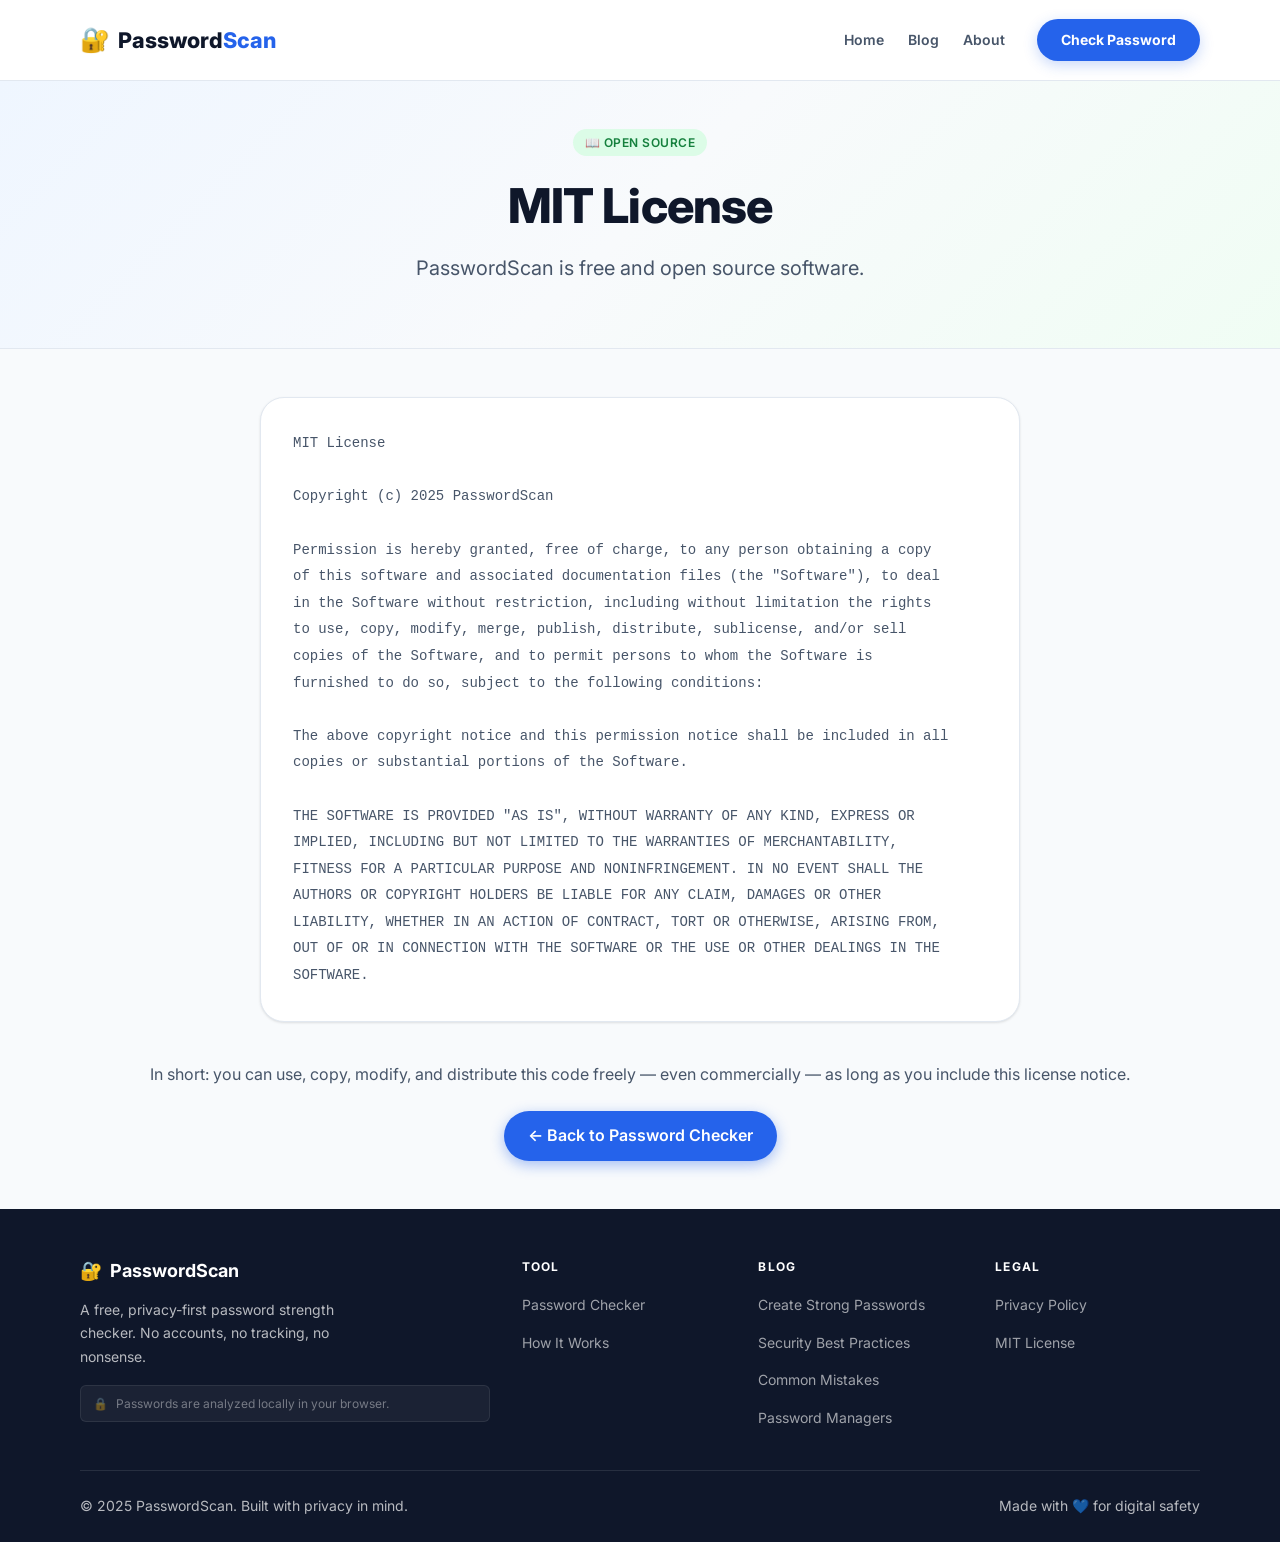
<file: license/index.html>
﻿<!DOCTYPE html>
<html lang="en">

<head>
    <meta charset="UTF-8">
    <meta name="viewport" content="width=device-width, initial-scale=1.0">
    <title>MIT License | PasswordScan</title>
    <meta name="description" content="PasswordScan is open source software released under the MIT License.">
    <meta name="robots" content="noindex, follow">
    <link rel="canonical" href="https://passwordscan.vercel.app/license/">
    <link rel="preconnect" href="https://fonts.googleapis.com">
    <link rel="preconnect" href="https://fonts.gstatic.com" crossorigin>
    <link href="https://fonts.googleapis.com/css2?family=Inter:wght@400;500;600;700;800&display=swap" rel="stylesheet">
    <link rel="stylesheet" href="../css/styles.css">
    <link rel="icon"
        href="data:image/svg+xml,<svg xmlns='http://www.w3.org/2000/svg' viewBox='0 0 100 100'><text y='.9em' font-size='90'>🔐</text></svg>">
</head>

<body>
    <div id="header"></div>
    <main id="main-content">
        <section class="hero" style="padding-block:var(--space-12) var(--space-8)">
            <div class="container">
                <div class="hero-badge">📖 Open Source</div>
                <h1>MIT License</h1>
                <p class="hero-subtitle">PasswordScan is free and open source software.</p>
            </div>
        </section>
        <div class="container" style="padding-block:var(--space-12)">
            <div class="card" style="max-width:760px;margin-inline:auto">
                <pre
                    style="white-space:pre-wrap;font-family:'Courier New',monospace;font-size:var(--text-sm);line-height:1.9;color:var(--clr-text-secondary)">MIT License

Copyright (c) 2025 PasswordScan

Permission is hereby granted, free of charge, to any person obtaining a copy
of this software and associated documentation files (the "Software"), to deal
in the Software without restriction, including without limitation the rights
to use, copy, modify, merge, publish, distribute, sublicense, and/or sell
copies of the Software, and to permit persons to whom the Software is
furnished to do so, subject to the following conditions:

The above copyright notice and this permission notice shall be included in all
copies or substantial portions of the Software.

THE SOFTWARE IS PROVIDED "AS IS", WITHOUT WARRANTY OF ANY KIND, EXPRESS OR
IMPLIED, INCLUDING BUT NOT LIMITED TO THE WARRANTIES OF MERCHANTABILITY,
FITNESS FOR A PARTICULAR PURPOSE AND NONINFRINGEMENT. IN NO EVENT SHALL THE
AUTHORS OR COPYRIGHT HOLDERS BE LIABLE FOR ANY CLAIM, DAMAGES OR OTHER
LIABILITY, WHETHER IN AN ACTION OF CONTRACT, TORT OR OTHERWISE, ARISING FROM,
OUT OF OR IN CONNECTION WITH THE SOFTWARE OR THE USE OR OTHER DEALINGS IN THE
SOFTWARE.</pre>
            </div>
            <div style="text-align:center;margin-top:var(--space-10)">
                <p style="color:var(--clr-text-secondary);margin-bottom:var(--space-6)">In short: you can use, copy,
                    modify, and distribute this code freely — even commercially — as long as you include this license
                    notice.</p>
                <a href="/" class="btn btn-primary">← Back to Password Checker</a>
            </div>
        </div>
    </main>
    <div id="footer"></div>

    <script src="/js/components-loader.js"></script>
    <script type="module" src="../js/ui-controller.js"></script>
</body>

</html>
</file>
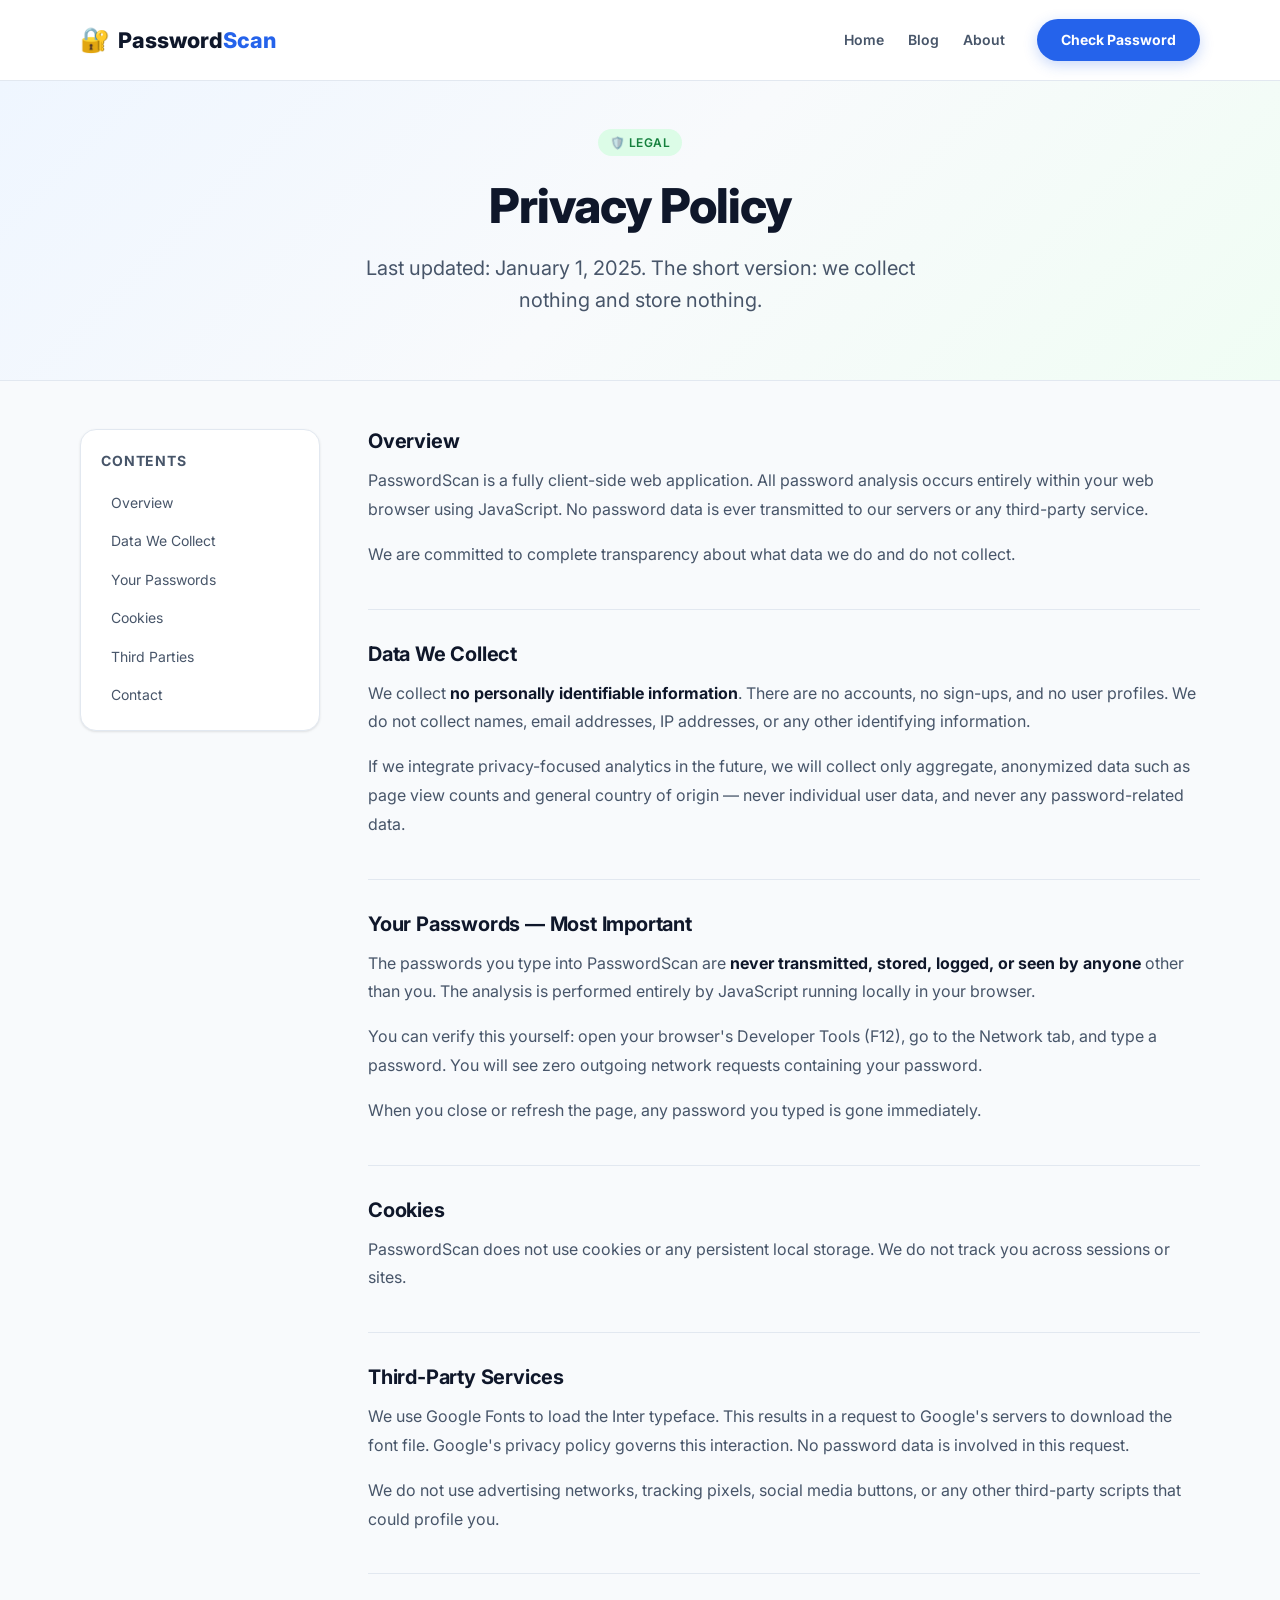
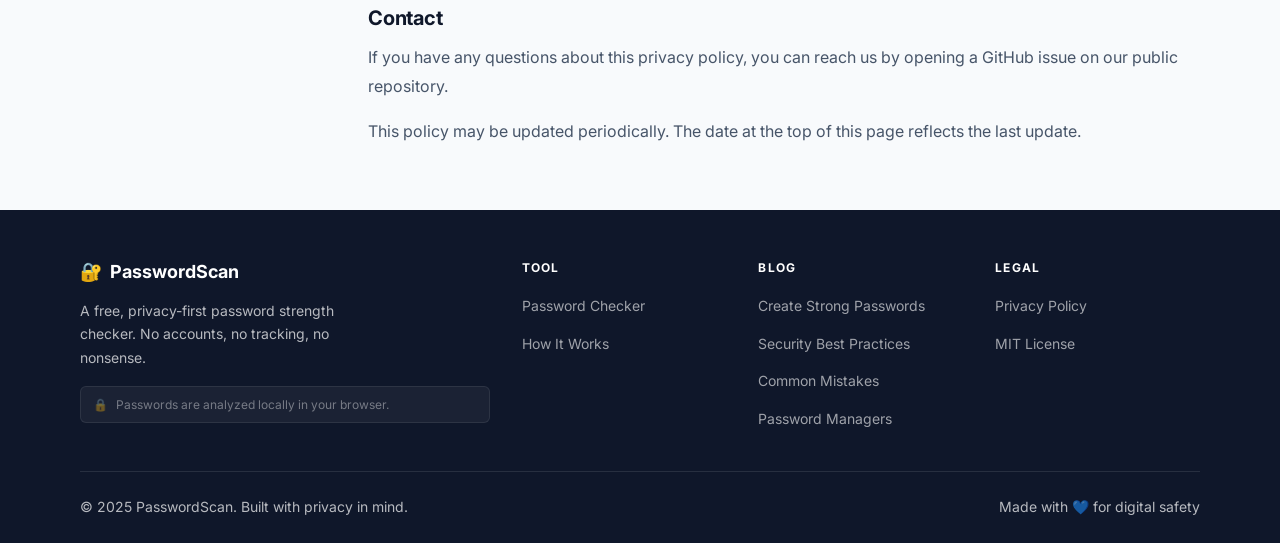
<file: privacy-policy/index.html>
﻿<!DOCTYPE html>
<html lang="en">

<head>
    <meta charset="UTF-8">
    <meta name="viewport" content="width=device-width, initial-scale=1.0">
    <title>Privacy Policy | PasswordScan</title>
    <meta name="description"
        content="PasswordScan privacy policy. We collect no personal data and perform all password analysis locally in your browser.">
    <meta name="robots" content="noindex, follow">
    <link rel="canonical" href="https://passwordscan.vercel.app/privacy-policy/">
    <link rel="preconnect" href="https://fonts.googleapis.com">
    <link rel="preconnect" href="https://fonts.gstatic.com" crossorigin>
    <link href="https://fonts.googleapis.com/css2?family=Inter:wght@400;500;600;700;800&display=swap" rel="stylesheet">
    <link rel="stylesheet" href="../css/styles.css">
    <link rel="icon"
        href="data:image/svg+xml,<svg xmlns='http://www.w3.org/2000/svg' viewBox='0 0 100 100'><text y='.9em' font-size='90'>🔐</text></svg>">
</head>

<body>
    <div id="header"></div>
    <main id="main-content">
        <section class="hero" style="padding-block:var(--space-12) var(--space-8)">
            <div class="container">
                <div class="hero-badge">🛡️ Legal</div>
                <h1>Privacy Policy</h1>
                <p class="hero-subtitle" style="max-width:600px">Last updated: January 1, 2025. The short version: we
                    collect nothing and store nothing.</p>
            </div>
        </section>
        <div class="container">
            <div class="legal-layout">
                <nav class="legal-toc" aria-label="Page contents">
                    <div class="toc-title">Contents</div>
                    <div class="toc-list">
                        <a href="#overview" class="toc-link">Overview</a>
                        <a href="#data" class="toc-link">Data We Collect</a>
                        <a href="#passwords" class="toc-link">Your Passwords</a>
                        <a href="#cookies" class="toc-link">Cookies</a>
                        <a href="#third-party" class="toc-link">Third Parties</a>
                        <a href="#contact" class="toc-link">Contact</a>
                    </div>
                </nav>
                <div class="legal-body">
                    <h2 id="overview">Overview</h2>
                    <p>PasswordScan is a fully client-side web application. All password analysis occurs entirely
                        within your web browser using JavaScript. No password data is ever transmitted to our servers or
                        any third-party service.</p>
                    <p>We are committed to complete transparency about what data we do and do not collect.</p>

                    <h2 id="data">Data We Collect</h2>
                    <p>We collect <strong>no personally identifiable information</strong>. There are no accounts, no
                        sign-ups, and no user profiles. We do not collect names, email addresses, IP addresses, or any
                        other identifying information.</p>
                    <p>If we integrate privacy-focused analytics in the future, we will collect only aggregate,
                        anonymized data such as page view counts and general country of origin — never individual user
                        data, and never any password-related data.</p>

                    <h2 id="passwords">Your Passwords — Most Important</h2>
                    <p>The passwords you type into PasswordScan are <strong>never transmitted, stored, logged, or seen
                            by anyone</strong> other than you. The analysis is performed entirely by JavaScript running
                        locally in your browser.</p>
                    <p>You can verify this yourself: open your browser's Developer Tools (F12), go to the Network tab,
                        and type a password. You will see zero outgoing network requests containing your password.</p>
                    <p>When you close or refresh the page, any password you typed is gone immediately.</p>

                    <h2 id="cookies">Cookies</h2>
                    <p>PasswordScan does not use cookies or any persistent local storage. We do not track you across
                        sessions or sites.</p>

                    <h2 id="third-party">Third-Party Services</h2>
                    <p>We use Google Fonts to load the Inter typeface. This results in a request to Google's servers to
                        download the font file. Google's privacy policy governs this interaction. No password data is
                        involved in this request.</p>
                    <p>We do not use advertising networks, tracking pixels, social media buttons, or any other
                        third-party scripts that could profile you.</p>

                    <h2 id="contact">Contact</h2>
                    <p>If you have any questions about this privacy policy, you can reach us by opening a GitHub issue
                        on our public repository.</p>
                    <p>This policy may be updated periodically. The date at the top of this page reflects the last
                        update.</p>
                </div>
            </div>
        </div>
    </main>
    <div id="footer"></div>

    <script src="/js/components-loader.js"></script>
    <script type="module" src="../js/ui-controller.js"></script>
</body>

</html>
</file>
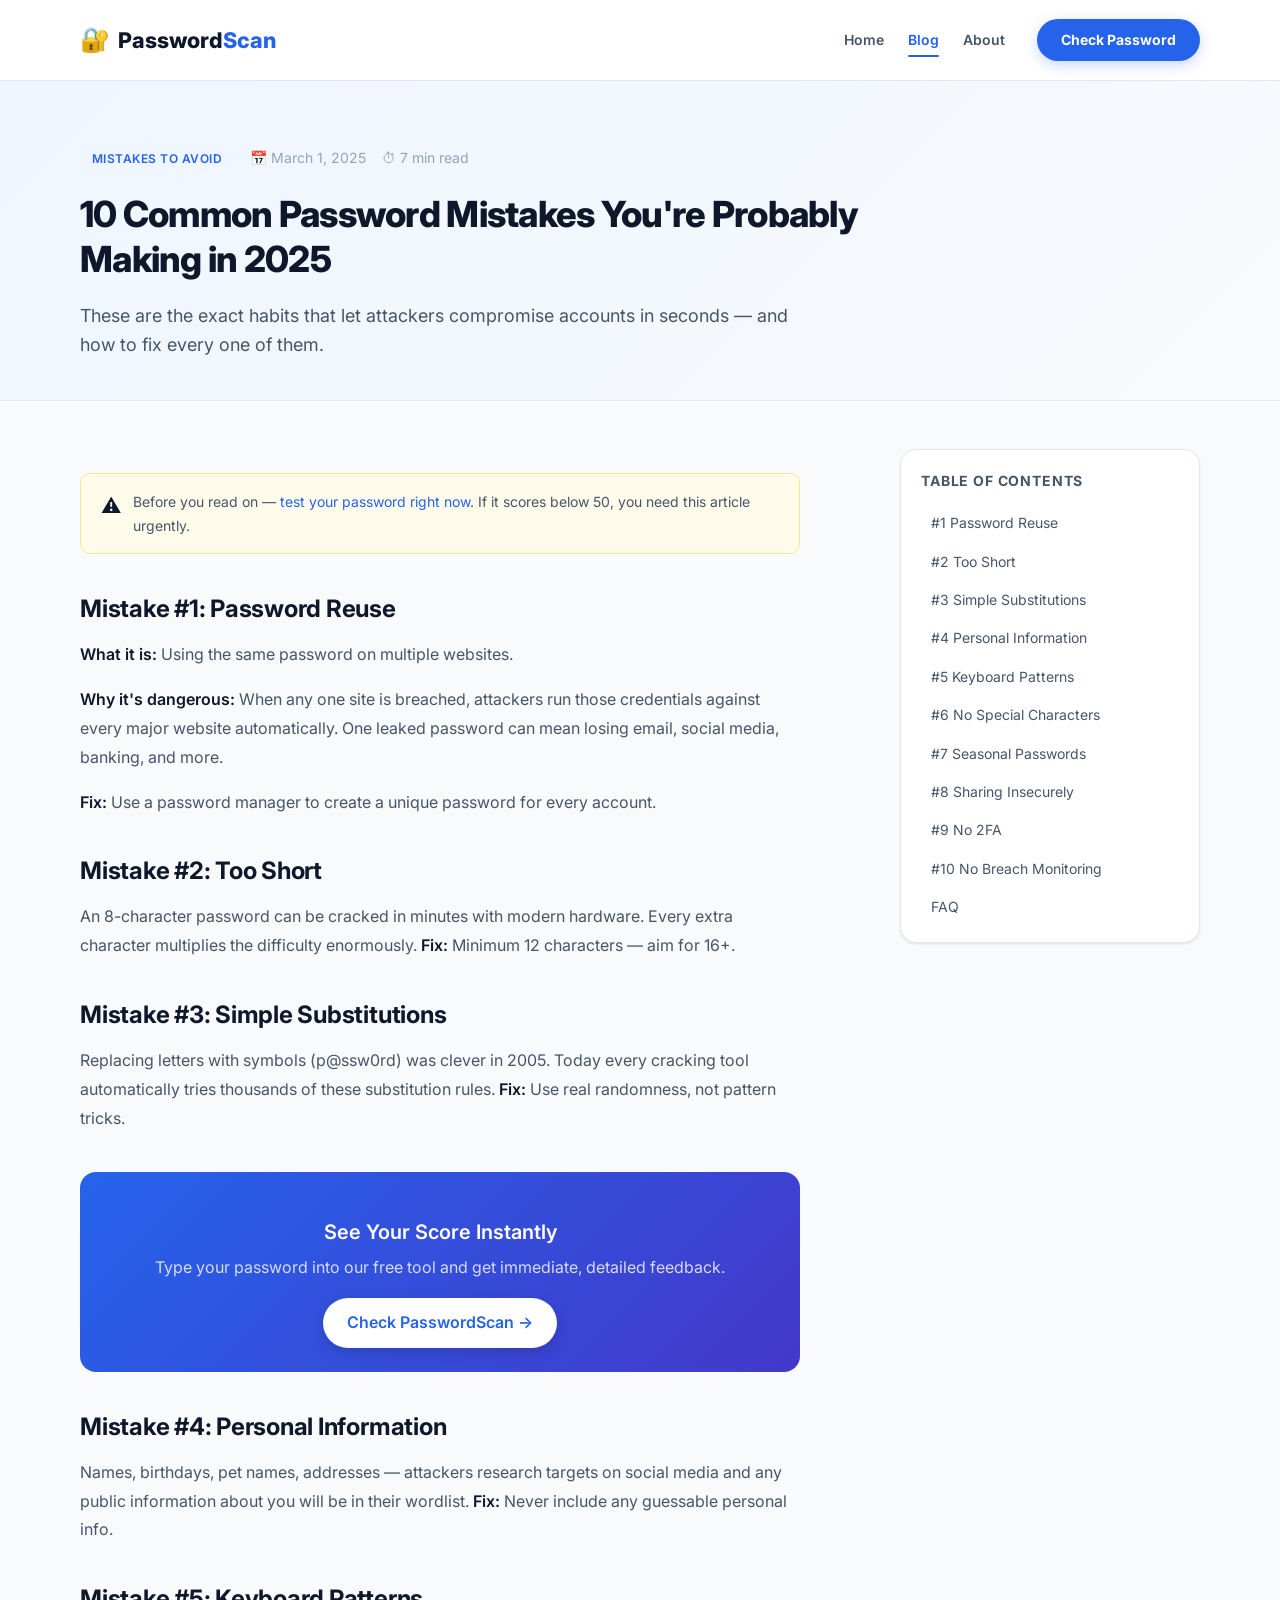
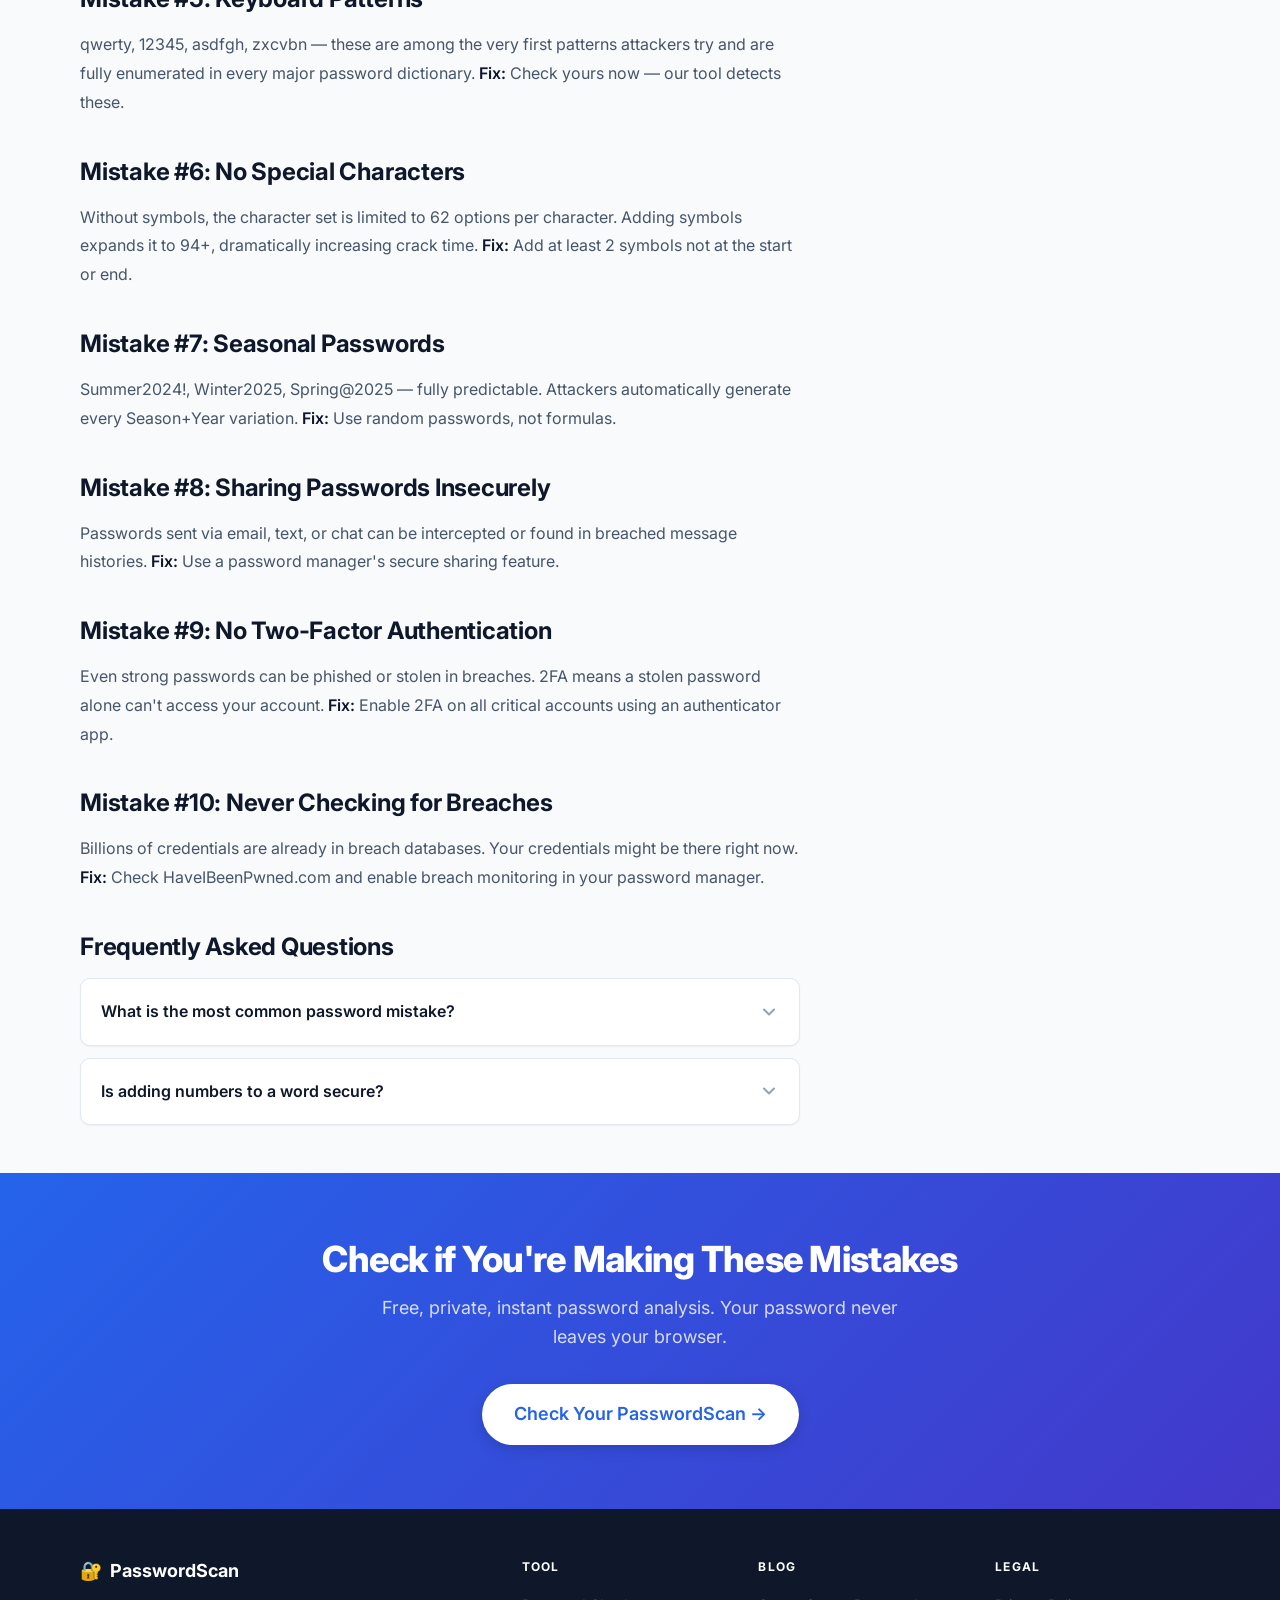
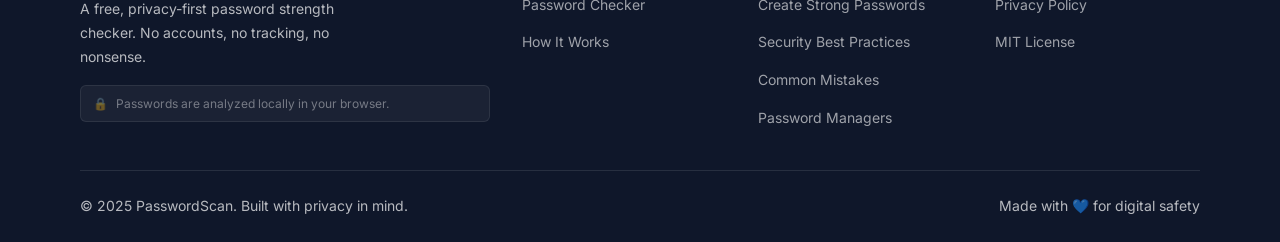
<file: blog/common-password-mistakes/index.html>
﻿<!DOCTYPE html>
<html lang="en">

<head>
    <meta charset="UTF-8">
    <meta name="viewport" content="width=device-width, initial-scale=1.0">
    <title>10 Common Password Mistakes You're Making in 2025 | PasswordScan</title>
    <meta name="description"
        content="Discover the 10 most dangerous password mistakes that put your accounts at risk — and exactly how to fix each one.">
    <link rel="canonical" href="https://passwordscan.vercel.app/blog/common-password-mistakes/">
    <meta property="og:type" content="article">
    <meta property="og:url" content="https://passwordscan.vercel.app/blog/common-password-mistakes/">
    <meta property="og:title" content="10 Common Password Mistakes You're Making in 2025">
    <meta property="og:description" content="The most dangerous password habits and exactly how to fix them today.">
    <meta property="og:image" content="https://passwordscan.vercel.app/assets/og-image.jpg">
    <meta name="twitter:card" content="summary_large_image">
    <meta name="twitter:title" content="10 Common Password Mistakes in 2025">
    <meta name="twitter:description" content="Are you making these dangerous password mistakes? Find out and fix them.">
    <meta name="twitter:image" content="https://passwordscan.vercel.app/assets/og-image.jpg">
    <link rel="preconnect" href="https://fonts.googleapis.com">
    <link rel="preconnect" href="https://fonts.gstatic.com" crossorigin>
    <link href="https://fonts.googleapis.com/css2?family=Inter:wght@400;500;600;700;800&display=swap" rel="stylesheet">
    <link rel="stylesheet" href="../../css/styles.css">
    <link rel="icon"
        href="data:image/svg+xml,<svg xmlns='http://www.w3.org/2000/svg' viewBox='0 0 100 100'><text y='.9em' font-size='90'>🔐</text></svg>">
    <script
        type="application/ld+json">{"@context":"https://schema.org","@type":"Article","headline":"10 Common Password Mistakes You're Making in 2025","url":"https://passwordscan.vercel.app/blog/common-password-mistakes/","datePublished":"2025-03-01","dateModified":"2025-06-01","author":{"@type":"Organization","name":"PasswordScan"},"publisher":{"@type":"Organization","name":"PasswordScan","url":"https://passwordscan.vercel.app/"}}</script>
    <script
        type="application/ld+json">{"@context":"https://schema.org","@type":"FAQPage","mainEntity":[{"@type":"Question","name":"What is the most common password mistake?","acceptedAnswer":{"@type":"Answer","text":"Password reuse. Using the same password on multiple sites means one breach exposes all your accounts."}},{"@type":"Question","name":"Is adding numbers to the end of a word secure?","acceptedAnswer":{"@type":"Answer","text":"No. Attackers know this trick and automatically test these patterns. 'Password1!' is still a very weak password."}}]}</script>
</head>

<body>
    <div id="header"></div>
    <main id="main-content">
        <section class="article-hero" aria-labelledby="article-heading">
            <div class="container">
                <div class="article-meta">
                    <span class="article-tag">Mistakes to Avoid</span>
                    <span>📅 March 1, 2025</span>
                    <span>⏱ 7 min read</span>
                </div>
                <h1 id="article-heading">10 Common Password Mistakes You're Probably Making in 2025</h1>
                <p style="font-size:var(--text-lg);color:var(--clr-text-secondary);max-width:720px">These are the exact
                    habits that let attackers compromise accounts in seconds — and how to fix every one of them.</p>
            </div>
        </section>
        <div class="container">
            <div class="article-layout">
                <article class="article-body">
                    <div class="callout callout-warn"><span class="callout-icon">⚠️</span>
                        <div class="callout-body">Before you read on — <a href="/" style="color:var(--clr-primary)">test
                                your password right now</a>. If it scores below 50, you need this article urgently.
                        </div>
                    </div>

                    <h2 id="mistake-1">Mistake #1: Password Reuse</h2>
                    <p><strong>What it is:</strong> Using the same password on multiple websites.</p>
                    <p><strong>Why it's dangerous:</strong> When any one site is breached, attackers run those
                        credentials against every major website automatically. One leaked password can mean losing
                        email, social media, banking, and more.</p>
                    <p><strong>Fix:</strong> Use a password manager to create a unique password for every account.</p>

                    <h2 id="mistake-2">Mistake #2: Too Short</h2>
                    <p>An 8-character password can be cracked in minutes with modern hardware. Every extra character
                        multiplies the difficulty enormously. <strong>Fix:</strong> Minimum 12 characters — aim for 16+.
                    </p>

                    <h2 id="mistake-3">Mistake #3: Simple Substitutions</h2>
                    <p>Replacing letters with symbols (p@ssw0rd) was clever in 2005. Today every cracking tool
                        automatically tries thousands of these substitution rules. <strong>Fix:</strong> Use real
                        randomness, not pattern tricks.</p>

                    <div class="article-cta-box">
                        <h3>See Your Score Instantly</h3>
                        <p>Type your password into our free tool and get immediate, detailed feedback.</p>
                        <a href="/" class="btn btn-white">Check PasswordScan →</a>
                    </div>

                    <h2 id="mistake-4">Mistake #4: Personal Information</h2>
                    <p>Names, birthdays, pet names, addresses — attackers research targets on social media and any
                        public information about you will be in their wordlist. <strong>Fix:</strong> Never include any
                        guessable personal info.</p>

                    <h2 id="mistake-5">Mistake #5: Keyboard Patterns</h2>
                    <p>qwerty, 12345, asdfgh, zxcvbn — these are among the very first patterns attackers try and are
                        fully enumerated in every major password dictionary. <strong>Fix:</strong> <a href="/">Check
                            yours now</a> — our tool detects these.</p>

                    <h2 id="mistake-6">Mistake #6: No Special Characters</h2>
                    <p>Without symbols, the character set is limited to 62 options per character. Adding symbols expands
                        it to 94+, dramatically increasing crack time. <strong>Fix:</strong> Add at least 2 symbols not
                        at the start or end.</p>

                    <h2 id="mistake-7">Mistake #7: Seasonal Passwords</h2>
                    <p>Summer2024!, Winter2025, Spring@2025 — fully predictable. Attackers automatically generate every
                        Season+Year variation. <strong>Fix:</strong> Use random passwords, not formulas.</p>

                    <h2 id="mistake-8">Mistake #8: Sharing Passwords Insecurely</h2>
                    <p>Passwords sent via email, text, or chat can be intercepted or found in breached message
                        histories. <strong>Fix:</strong> Use a password manager's secure sharing feature.</p>

                    <h2 id="mistake-9">Mistake #9: No Two-Factor Authentication</h2>
                    <p>Even strong passwords can be phished or stolen in breaches. 2FA means a stolen password alone
                        can't access your account. <strong>Fix:</strong> Enable 2FA on all critical accounts using an
                        authenticator app.</p>

                    <h2 id="mistake-10">Mistake #10: Never Checking for Breaches</h2>
                    <p>Billions of credentials are already in breach databases. Your credentials might be there right
                        now. <strong>Fix:</strong> Check HaveIBeenPwned.com and enable breach monitoring in your
                        password manager.</p>

                    <h2 id="faq">Frequently Asked Questions</h2>
                    <div class="faq-list" role="list">
                        <div class="faq-item" role="listitem">
                            <button class="faq-question" aria-expanded="false">What is the most common password
                                mistake?<svg class="faq-icon" xmlns="http://www.w3.org/2000/svg" viewBox="0 0 24 24"
                                    fill="none" stroke="currentColor" stroke-width="2.5" stroke-linecap="round"
                                    stroke-linejoin="round" aria-hidden="true">
                                    <polyline points="6 9 12 15 18 9" />
                                </svg></button>
                            <div class="faq-answer">
                                <div class="faq-answer-inner">Password reuse. If one site is breached, attackers try
                                    those credentials everywhere else automatically. Use a unique password for each
                                    account — a password manager makes this easy.</div>
                            </div>
                        </div>
                        <div class="faq-item" role="listitem">
                            <button class="faq-question" aria-expanded="false">Is adding numbers to a word secure?<svg
                                    class="faq-icon" xmlns="http://www.w3.org/2000/svg" viewBox="0 0 24 24" fill="none"
                                    stroke="currentColor" stroke-width="2.5" stroke-linecap="round"
                                    stroke-linejoin="round" aria-hidden="true">
                                    <polyline points="6 9 12 15 18 9" />
                                </svg></button>
                            <div class="faq-answer">
                                <div class="faq-answer-inner"><strong>No.</strong> Attackers know this trick.
                                    "Password1!" is one of the most common passwords in breach databases. It provides
                                    almost no additional security over "password".</div>
                            </div>
                        </div>
                    </div>
                </article>

                <aside aria-label="Table of contents">
                    <div class="toc-card">
                        <div class="toc-title">Table of Contents</div>
                        <nav class="toc-list">
                            <a href="#mistake-1" class="toc-link">#1 Password Reuse</a>
                            <a href="#mistake-2" class="toc-link">#2 Too Short</a>
                            <a href="#mistake-3" class="toc-link">#3 Simple Substitutions</a>
                            <a href="#mistake-4" class="toc-link">#4 Personal Information</a>
                            <a href="#mistake-5" class="toc-link">#5 Keyboard Patterns</a>
                            <a href="#mistake-6" class="toc-link">#6 No Special Characters</a>
                            <a href="#mistake-7" class="toc-link">#7 Seasonal Passwords</a>
                            <a href="#mistake-8" class="toc-link">#8 Sharing Insecurely</a>
                            <a href="#mistake-9" class="toc-link">#9 No 2FA</a>
                            <a href="#mistake-10" class="toc-link">#10 No Breach Monitoring</a>
                            <a href="#faq" class="toc-link">FAQ</a>
                        </nav>
                    </div>
                </aside>
            </div>
        </div>

        <section class="cta-section section">
            <div class="container" style="text-align:center">
                <h2 class="section-title" style="color:#fff">Check if You're Making These Mistakes</h2>
                <p class="section-desc" style="color:rgba(255,255,255,.8);margin-bottom:var(--space-8)">Free, private,
                    instant password analysis. Your password never leaves your browser.</p>
                <a href="/" class="btn btn-white btn-lg">Check Your PasswordScan →</a>
            </div>
        </section>
    </main>

    <div id="footer"></div>

    <script src="/js/components-loader.js"></script>
    <script type="module" src="../../js/ui-controller.js"></script>
</body>

</html>
</file>
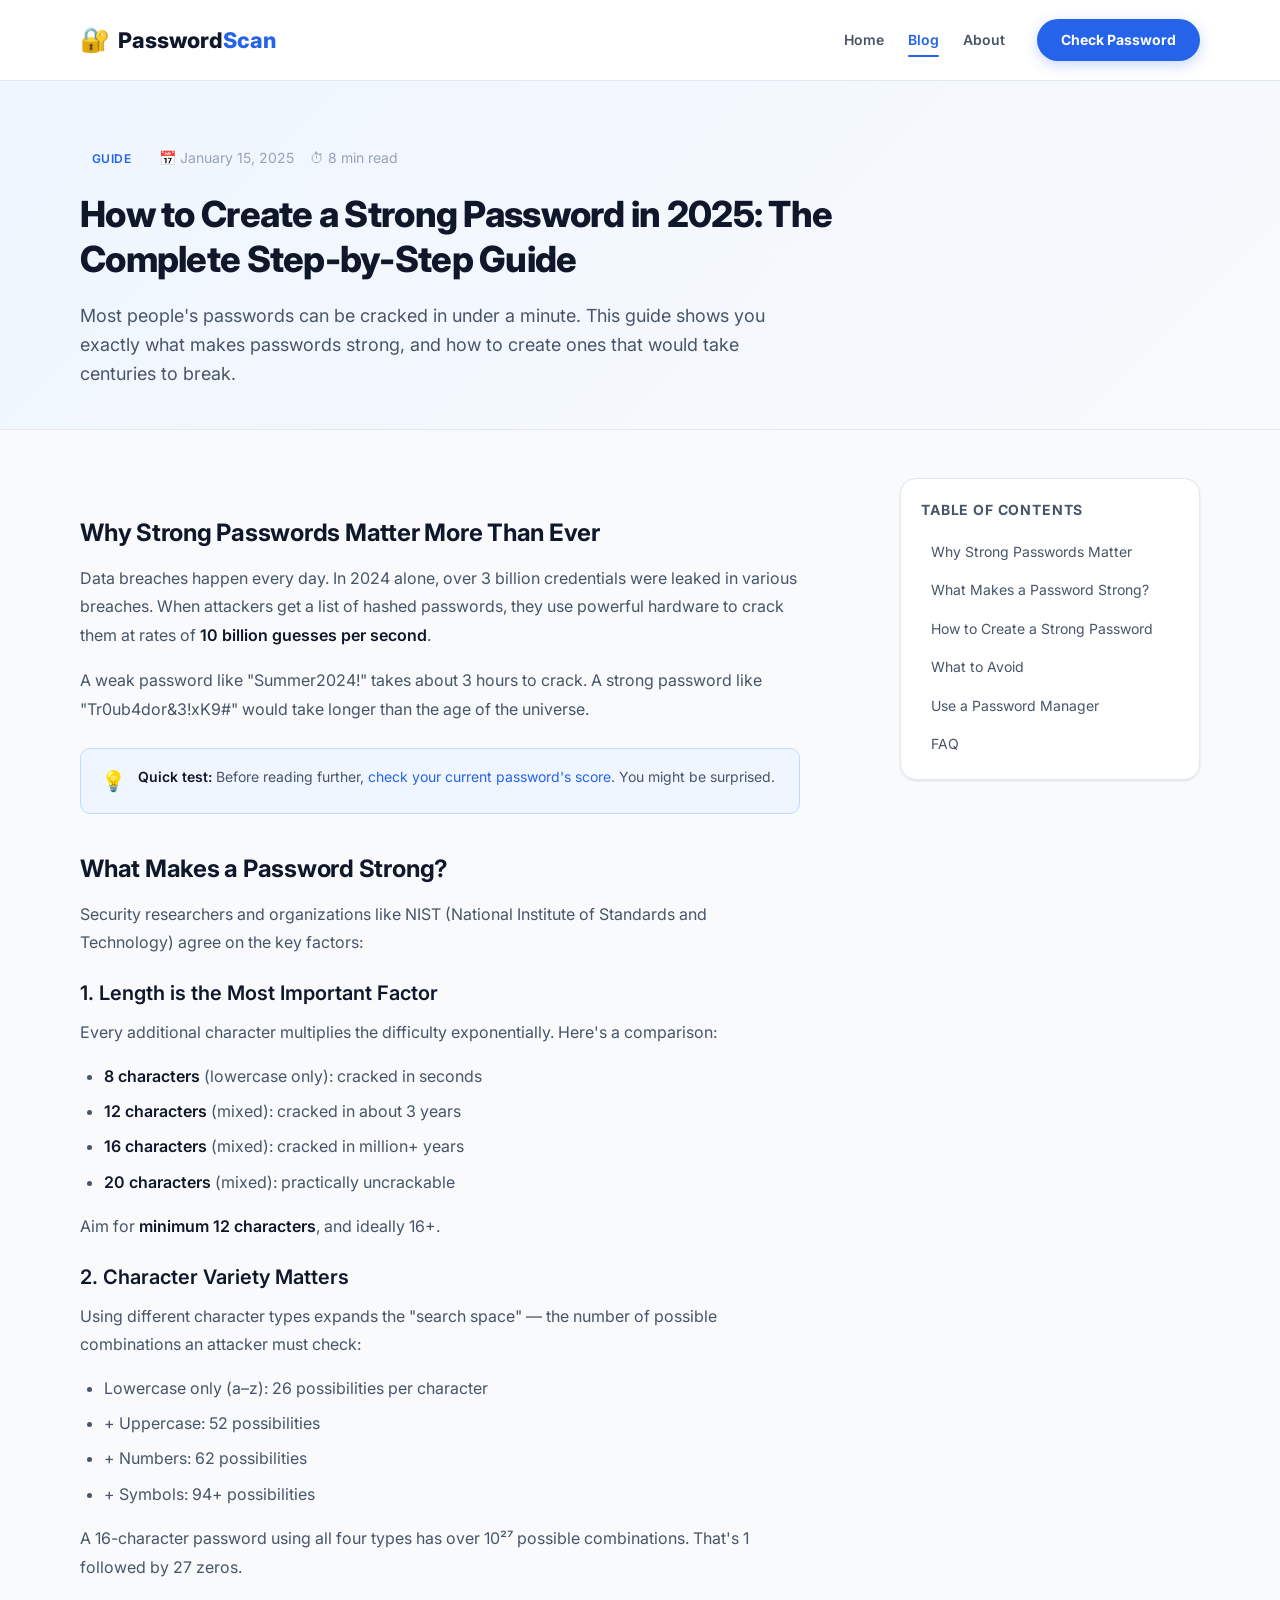
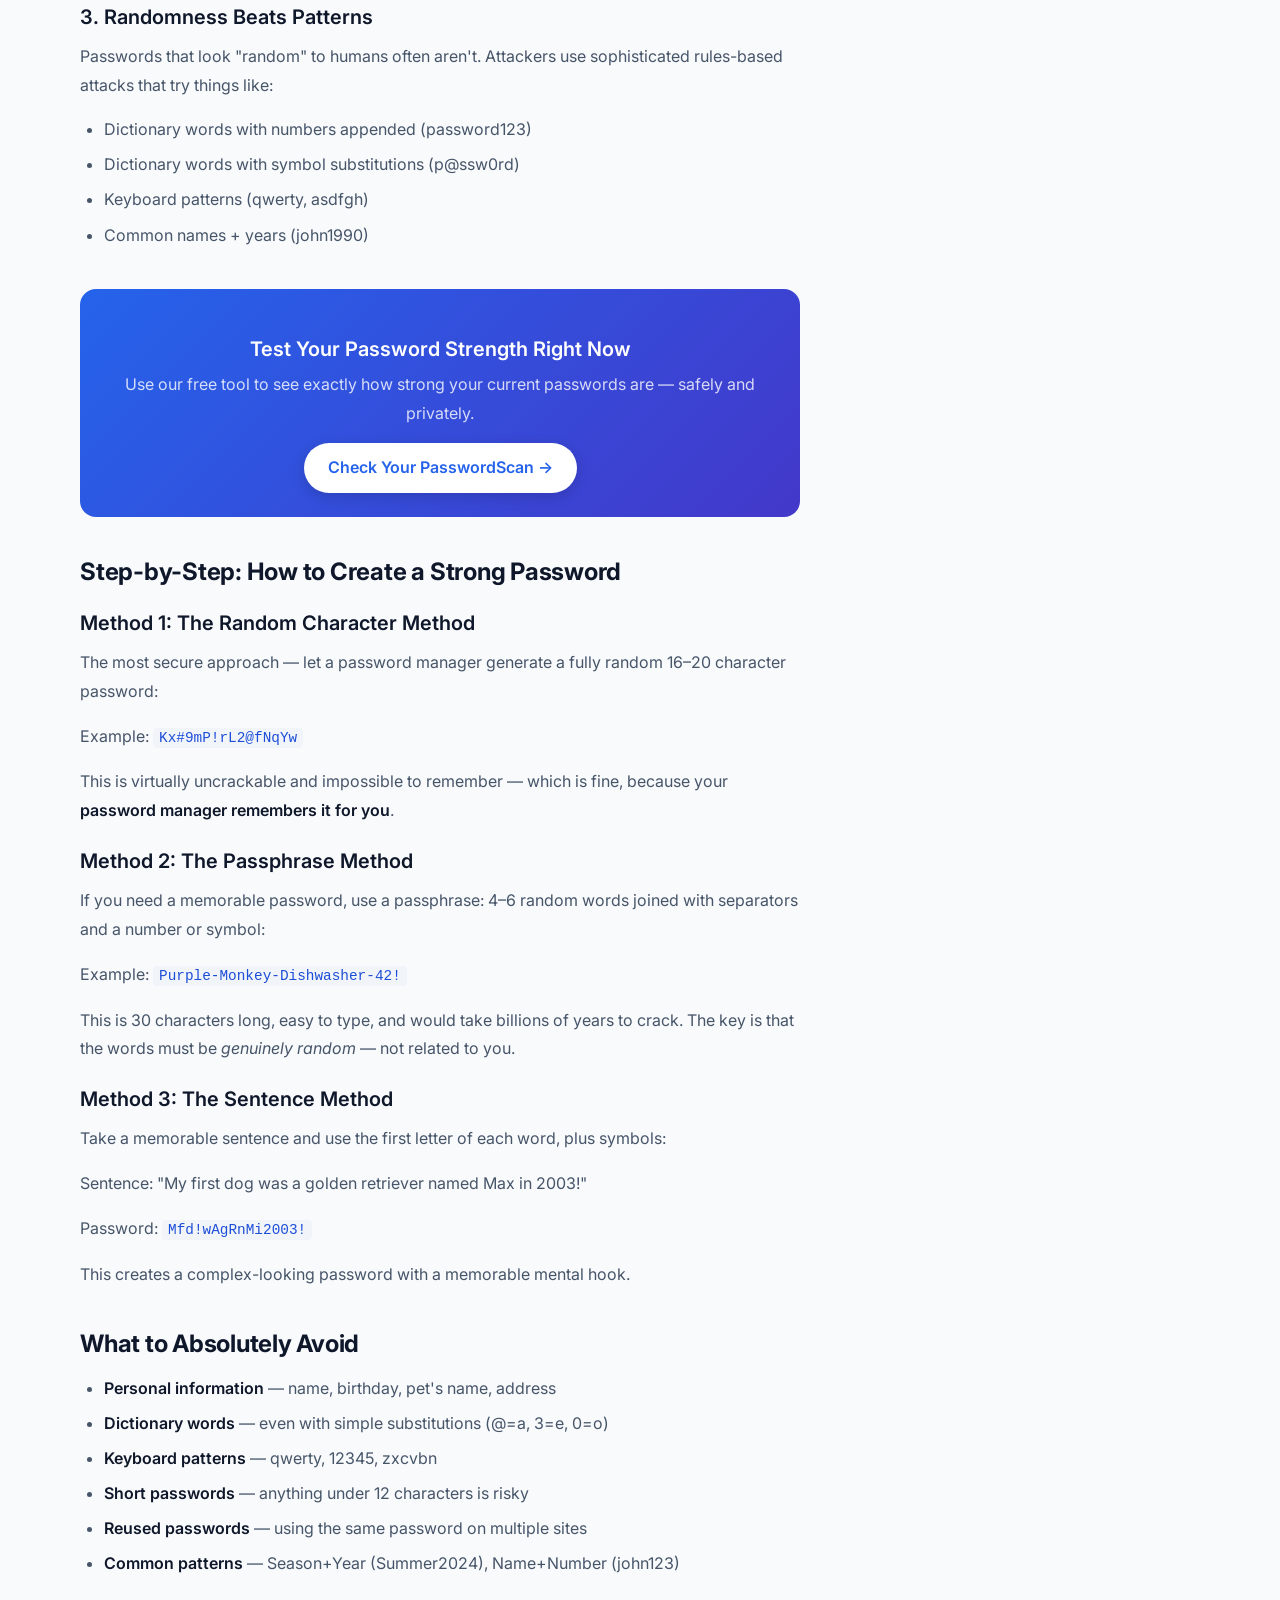
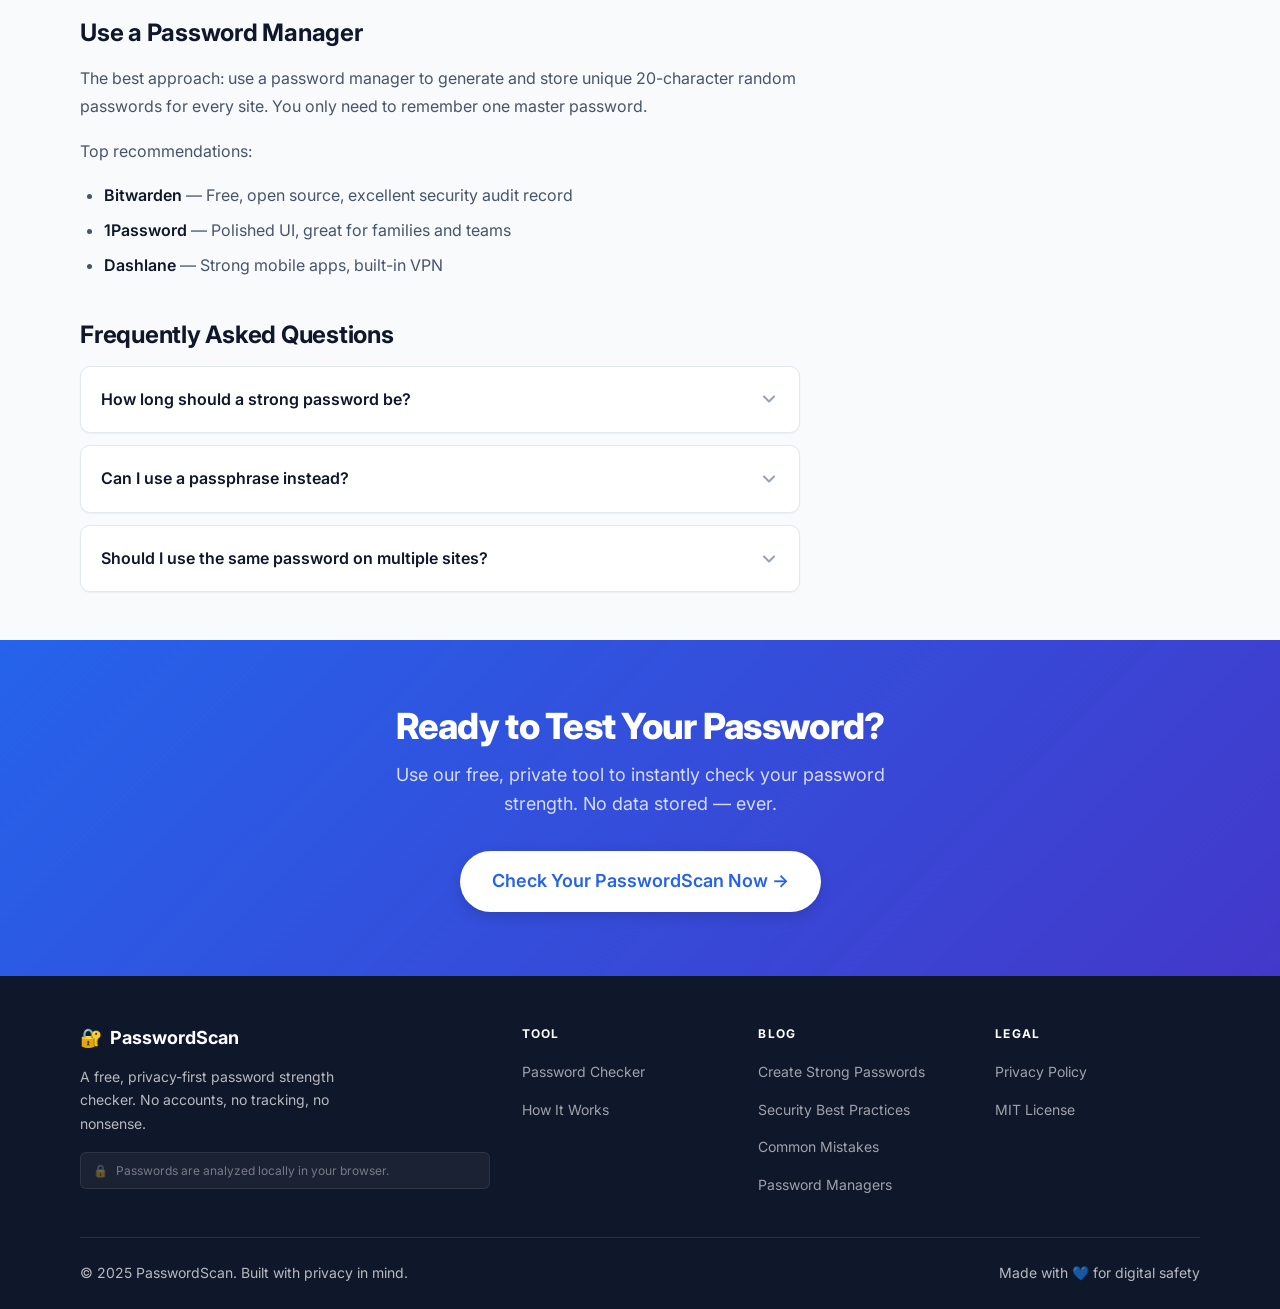
<file: blog/how-to-create-strong-password/index.html>
﻿<!DOCTYPE html>
<html lang="en">

<head>
    <meta charset="UTF-8">
    <meta name="viewport" content="width=device-width, initial-scale=1.0">
    <title>How to Create a Strong Password in 2025 – Complete Guide | PasswordScan</title>
    <meta name="description"
        content="Learn exactly how to create a strong, memorable password in 2025. Step-by-step guide covering length, character variety, passphrases, and what to avoid.">
    <link rel="canonical" href="https://passwordscan.vercel.app/blog/how-to-create-strong-password/">

    <meta property="og:type" content="article">
    <meta property="og:url" content="https://passwordscan.vercel.app/blog/how-to-create-strong-password/">
    <meta property="og:title" content="How to Create a Strong Password in 2025 – Complete Guide">
    <meta property="og:description"
        content="Step-by-step guide to creating passwords that are both strong and memorable in 2025.">
    <meta property="og:image" content="https://passwordscan.vercel.app/assets/og-image.jpg">
    <meta name="twitter:card" content="summary_large_image">
    <meta name="twitter:title" content="How to Create a Strong Password in 2025">
    <meta name="twitter:description" content="The complete guide to strong, memorable passwords in 2025.">
    <meta name="twitter:image" content="https://passwordscan.vercel.app/assets/og-image.jpg">

    <link rel="preconnect" href="https://fonts.googleapis.com">
    <link rel="preconnect" href="https://fonts.gstatic.com" crossorigin>
    <link href="https://fonts.googleapis.com/css2?family=Inter:wght@400;500;600;700;800&display=swap" rel="stylesheet">
    <link rel="stylesheet" href="../../css/styles.css">
    <link rel="icon"
        href="data:image/svg+xml,<svg xmlns='http://www.w3.org/2000/svg' viewBox='0 0 100 100'><text y='.9em' font-size='90'>🔐</text></svg>">

    <script type="application/ld+json">
  {
    "@context": "https://schema.org",
    "@type": "Article",
    "headline": "How to Create a Strong Password in 2025 – Complete Guide",
    "description": "Step-by-step guide to creating strong, memorable passwords in 2025.",
    "url": "https://passwordscan.vercel.app/blog/how-to-create-strong-password/",
    "datePublished": "2025-01-15",
    "dateModified": "2025-06-01",
    "author": { "@type": "Organization", "name": "PasswordScan" },
    "publisher": { "@type": "Organization", "name": "PasswordScan", "url": "https://passwordscan.vercel.app/" }
  }
  </script>
    <script type="application/ld+json">
  {
    "@context": "https://schema.org",
    "@type": "FAQPage",
    "mainEntity": [
      { "@type": "Question", "name": "How long should a strong password be?", "acceptedAnswer": { "@type": "Answer", "text": "A strong password should be at least 12 characters long. For high-value accounts, aim for 16–20 characters." } },
      { "@type": "Question", "name": "Can I use a passphrase instead of a password?", "acceptedAnswer": { "@type": "Answer", "text": "Yes. A passphrase like 'Purple-Monkey-Dishwasher-42!' is long, memorable, and extremely secure." } },
      { "@type": "Question", "name": "Should I use the same password for multiple sites?", "acceptedAnswer": { "@type": "Answer", "text": "Never. If one site is breached, attackers will try your credentials on every other site. Use a unique password for every account." } }
    ]
  }
  </script>
</head>

<body>

    <div id="header"></div>

    <main id="main-content">

        <section class="article-hero" aria-labelledby="article-heading">
            <div class="container">
                <div class="article-meta">
                    <span class="article-tag">Guide</span>
                    <span>📅 January 15, 2025</span>
                    <span>⏱ 8 min read</span>
                </div>
                <h1 id="article-heading">How to Create a Strong Password in 2025: The Complete Step-by-Step Guide</h1>
                <p style="font-size:var(--text-lg);color:var(--clr-text-secondary);max-width:720px">Most people's
                    passwords can be cracked in under a minute. This guide shows you exactly what makes passwords
                    strong, and how to create ones that would take centuries to break.</p>
            </div>
        </section>

        <div class="container">
            <div class="article-layout">

                <!-- Article Body -->
                <article class="article-body" aria-label="Article content">

                    <h2 id="why-strong-passwords">Why Strong Passwords Matter More Than Ever</h2>
                    <p>Data breaches happen every day. In 2024 alone, over 3 billion credentials were leaked in various
                        breaches. When attackers get a list of hashed passwords, they use powerful hardware to crack
                        them at rates of <strong>10 billion guesses per second</strong>.</p>
                    <p>A weak password like "Summer2024!" takes about 3 hours to crack. A strong password like
                        "Tr0ub4dor&3!xK9#" would take longer than the age of the universe.</p>

                    <div class="callout callout-info">
                        <span class="callout-icon">💡</span>
                        <div class="callout-body"><strong>Quick test:</strong> Before reading further, <a href="/"
                                style="color:var(--clr-primary)">check your current password's score</a>. You might be
                            surprised.</div>
                    </div>

                    <h2 id="what-makes-strong">What Makes a Password Strong?</h2>
                    <p>Security researchers and organizations like NIST (National Institute of Standards and Technology)
                        agree on the key factors:</p>

                    <h3>1. Length is the Most Important Factor</h3>
                    <p>Every additional character multiplies the difficulty exponentially. Here's a comparison:</p>
                    <ul>
                        <li><strong>8 characters</strong> (lowercase only): cracked in seconds</li>
                        <li><strong>12 characters</strong> (mixed): cracked in about 3 years</li>
                        <li><strong>16 characters</strong> (mixed): cracked in million+ years</li>
                        <li><strong>20 characters</strong> (mixed): practically uncrackable</li>
                    </ul>
                    <p>Aim for <strong>minimum 12 characters</strong>, and ideally 16+.</p>

                    <h3>2. Character Variety Matters</h3>
                    <p>Using different character types expands the "search space" — the number of possible combinations
                        an attacker must check:</p>
                    <ul>
                        <li>Lowercase only (a–z): 26 possibilities per character</li>
                        <li>+ Uppercase: 52 possibilities</li>
                        <li>+ Numbers: 62 possibilities</li>
                        <li>+ Symbols: 94+ possibilities</li>
                    </ul>
                    <p>A 16-character password using all four types has over 10²⁷ possible combinations. That's 1
                        followed by 27 zeros.</p>

                    <h3>3. Randomness Beats Patterns</h3>
                    <p>Passwords that look "random" to humans often aren't. Attackers use sophisticated rules-based
                        attacks that try things like:</p>
                    <ul>
                        <li>Dictionary words with numbers appended (password123)</li>
                        <li>Dictionary words with symbol substitutions (p@ssw0rd)</li>
                        <li>Keyboard patterns (qwerty, asdfgh)</li>
                        <li>Common names + years (john1990)</li>
                    </ul>

                    <div class="article-cta-box">
                        <h3>Test Your Password Strength Right Now</h3>
                        <p>Use our free tool to see exactly how strong your current passwords are — safely and
                            privately.</p>
                        <a href="/" class="btn btn-white">Check Your PasswordScan →</a>
                    </div>

                    <h2 id="how-to-create">Step-by-Step: How to Create a Strong Password</h2>

                    <h3>Method 1: The Random Character Method</h3>
                    <p>The most secure approach — let a password manager generate a fully random 16–20 character
                        password:</p>
                    <p>Example: <code>Kx#9mP!rL2@fNqYw</code></p>
                    <p>This is virtually uncrackable and impossible to remember — which is fine, because your
                        <strong>password manager remembers it for you</strong>.
                    </p>

                    <h3>Method 2: The Passphrase Method</h3>
                    <p>If you need a memorable password, use a passphrase: 4–6 random words joined with separators and a
                        number or symbol:</p>
                    <p>Example: <code>Purple-Monkey-Dishwasher-42!</code></p>
                    <p>This is 30 characters long, easy to type, and would take billions of years to crack. The key is
                        that the words must be <em>genuinely random</em> — not related to you.</p>

                    <h3>Method 3: The Sentence Method</h3>
                    <p>Take a memorable sentence and use the first letter of each word, plus symbols:</p>
                    <p>Sentence: "My first dog was a golden retriever named Max in 2003!"</p>
                    <p>Password: <code>Mfd!wAgRnMi2003!</code></p>
                    <p>This creates a complex-looking password with a memorable mental hook.</p>

                    <h2 id="what-to-avoid">What to Absolutely Avoid</h2>
                    <ul>
                        <li><strong>Personal information</strong> — name, birthday, pet's name, address</li>
                        <li><strong>Dictionary words</strong> — even with simple substitutions (@=a, 3=e, 0=o)</li>
                        <li><strong>Keyboard patterns</strong> — qwerty, 12345, zxcvbn</li>
                        <li><strong>Short passwords</strong> — anything under 12 characters is risky</li>
                        <li><strong>Reused passwords</strong> — using the same password on multiple sites</li>
                        <li><strong>Common patterns</strong> — Season+Year (Summer2024), Name+Number (john123)</li>
                    </ul>

                    <h2 id="password-managers">Use a Password Manager</h2>
                    <p>The best approach: use a password manager to generate and store unique 20-character random
                        passwords for every site. You only need to remember one master password.</p>
                    <p>Top recommendations:</p>
                    <ul>
                        <li><strong>Bitwarden</strong> — Free, open source, excellent security audit record</li>
                        <li><strong>1Password</strong> — Polished UI, great for families and teams</li>
                        <li><strong>Dashlane</strong> — Strong mobile apps, built-in VPN</li>
                    </ul>

                    <h2 id="faq">Frequently Asked Questions</h2>

                    <div class="faq-list" role="list">
                        <div class="faq-item" role="listitem">
                            <button class="faq-question" aria-expanded="false">How long should a strong password be?<svg
                                    class="faq-icon" xmlns="http://www.w3.org/2000/svg" viewBox="0 0 24 24" fill="none"
                                    stroke="currentColor" stroke-width="2.5" stroke-linecap="round"
                                    stroke-linejoin="round" aria-hidden="true">
                                    <polyline points="6 9 12 15 18 9" />
                                </svg></button>
                            <div class="faq-answer">
                                <div class="faq-answer-inner">At least <strong>12 characters</strong> minimum. For
                                    high-value accounts like your email, banking, or password manager master password,
                                    aim for 16–20 characters.</div>
                            </div>
                        </div>
                        <div class="faq-item" role="listitem">
                            <button class="faq-question" aria-expanded="false">Can I use a passphrase instead?<svg
                                    class="faq-icon" xmlns="http://www.w3.org/2000/svg" viewBox="0 0 24 24" fill="none"
                                    stroke="currentColor" stroke-width="2.5" stroke-linecap="round"
                                    stroke-linejoin="round" aria-hidden="true">
                                    <polyline points="6 9 12 15 18 9" />
                                </svg></button>
                            <div class="faq-answer">
                                <div class="faq-answer-inner">Absolutely. A passphrase like
                                    "Purple-Monkey-Dishwasher-42!" is 30 characters long, memorable, and extremely
                                    secure. The words must be random — not a known phrase or song lyric.</div>
                            </div>
                        </div>
                        <div class="faq-item" role="listitem">
                            <button class="faq-question" aria-expanded="false">Should I use the same password on
                                multiple sites?<svg class="faq-icon" xmlns="http://www.w3.org/2000/svg"
                                    viewBox="0 0 24 24" fill="none" stroke="currentColor" stroke-width="2.5"
                                    stroke-linecap="round" stroke-linejoin="round" aria-hidden="true">
                                    <polyline points="6 9 12 15 18 9" />
                                </svg></button>
                            <div class="faq-answer">
                                <div class="faq-answer-inner">Never. This is called "credential stuffing" — when one
                                    site is breached, attackers immediately try your credentials everywhere else. Use a
                                    unique password for every account.</div>
                            </div>
                        </div>
                    </div>

                </article>

                <!-- Sidebar TOC -->
                <aside aria-label="Table of contents">
                    <div class="toc-card">
                        <div class="toc-title">Table of Contents</div>
                        <nav class="toc-list">
                            <a href="#why-strong-passwords" class="toc-link">Why Strong Passwords Matter</a>
                            <a href="#what-makes-strong" class="toc-link">What Makes a Password Strong?</a>
                            <a href="#how-to-create" class="toc-link">How to Create a Strong Password</a>
                            <a href="#what-to-avoid" class="toc-link">What to Avoid</a>
                            <a href="#password-managers" class="toc-link">Use a Password Manager</a>
                            <a href="#faq" class="toc-link">FAQ</a>
                        </nav>
                    </div>
                </aside>

            </div>
        </div>

        <!-- Bottom CTA -->
        <section class="cta-section section">
            <div class="container" style="text-align:center">
                <h2 class="section-title" style="color:#fff">Ready to Test Your Password?</h2>
                <p class="section-desc" style="color:rgba(255,255,255,.8);margin-bottom:var(--space-8)">Use our free,
                    private tool to instantly check your password strength. No data stored — ever.</p>
                <a href="/" class="btn btn-white btn-lg">Check Your PasswordScan Now →</a>
            </div>
        </section>

    </main>

    <div id="footer"></div>

    <script src="/js/components-loader.js"></script>

    <script type="module" src="../../js/ui-controller.js"></script>
</body>

</html>
</file>
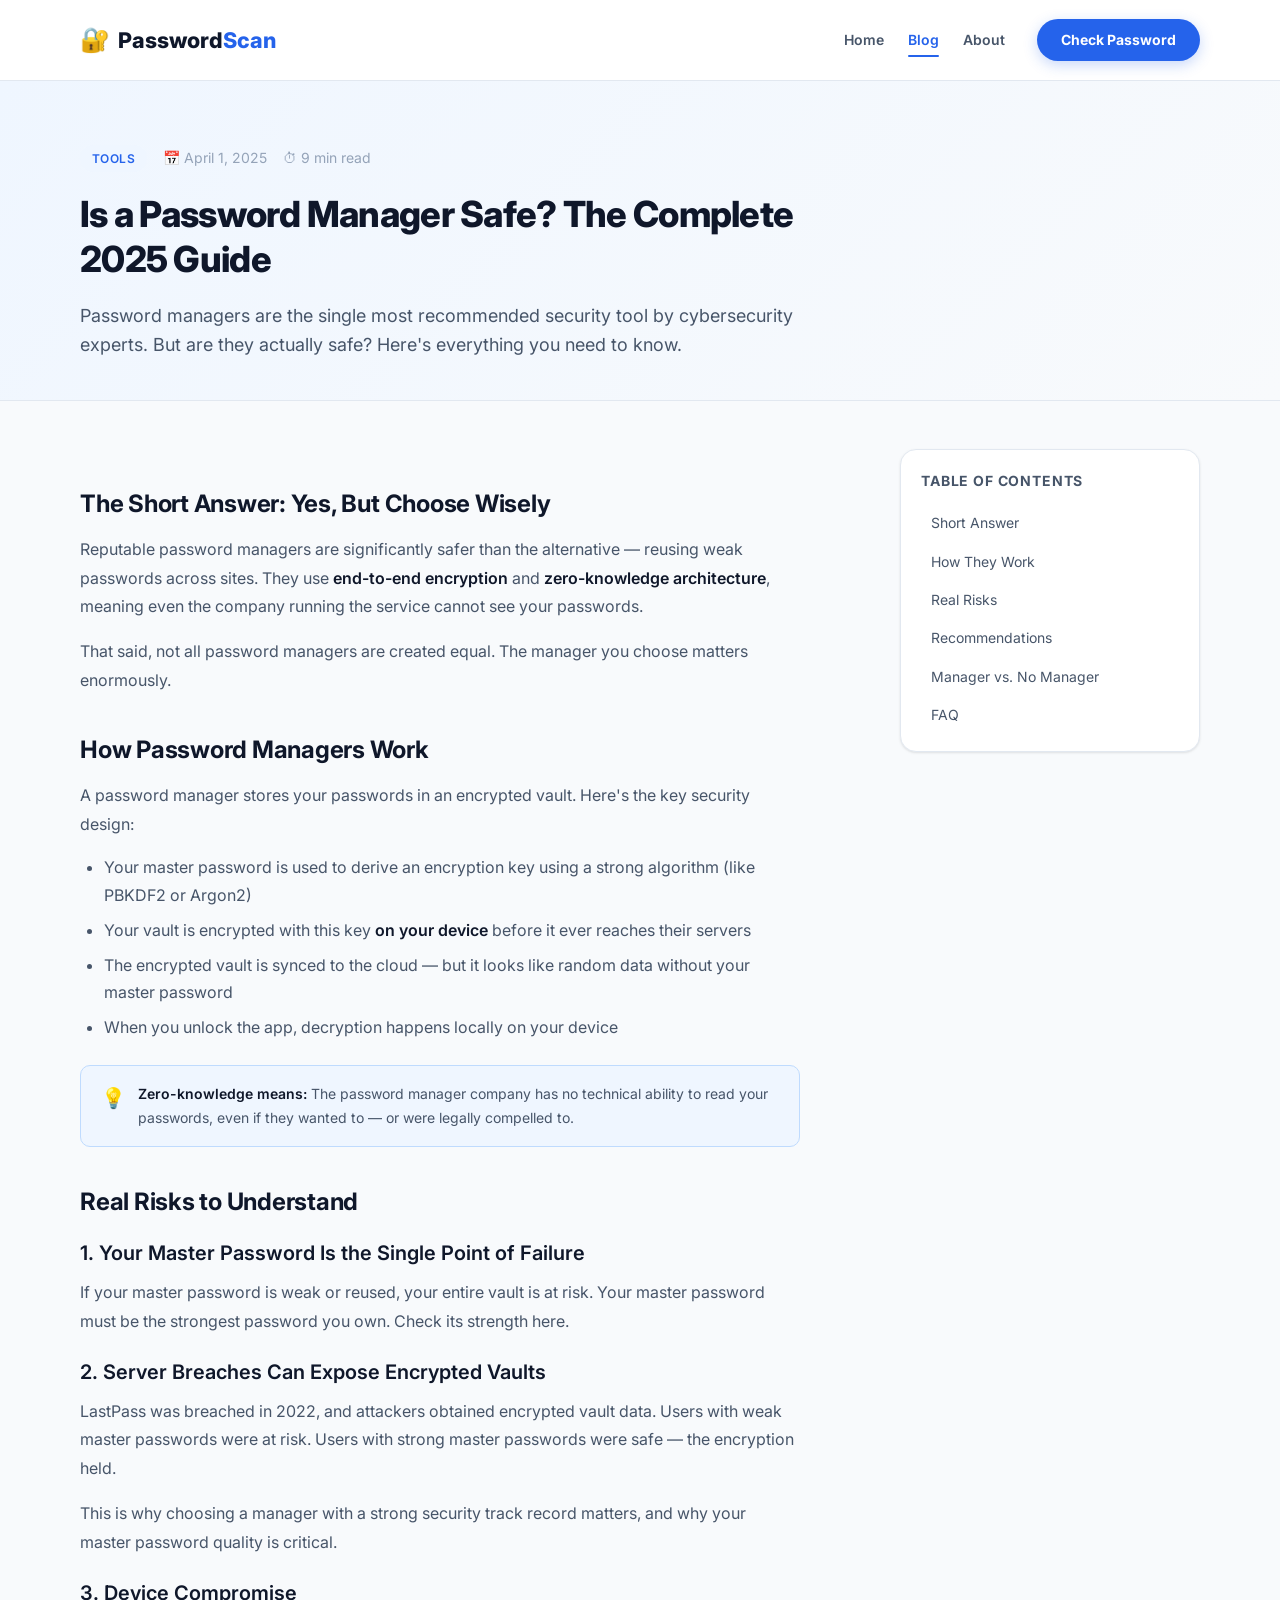
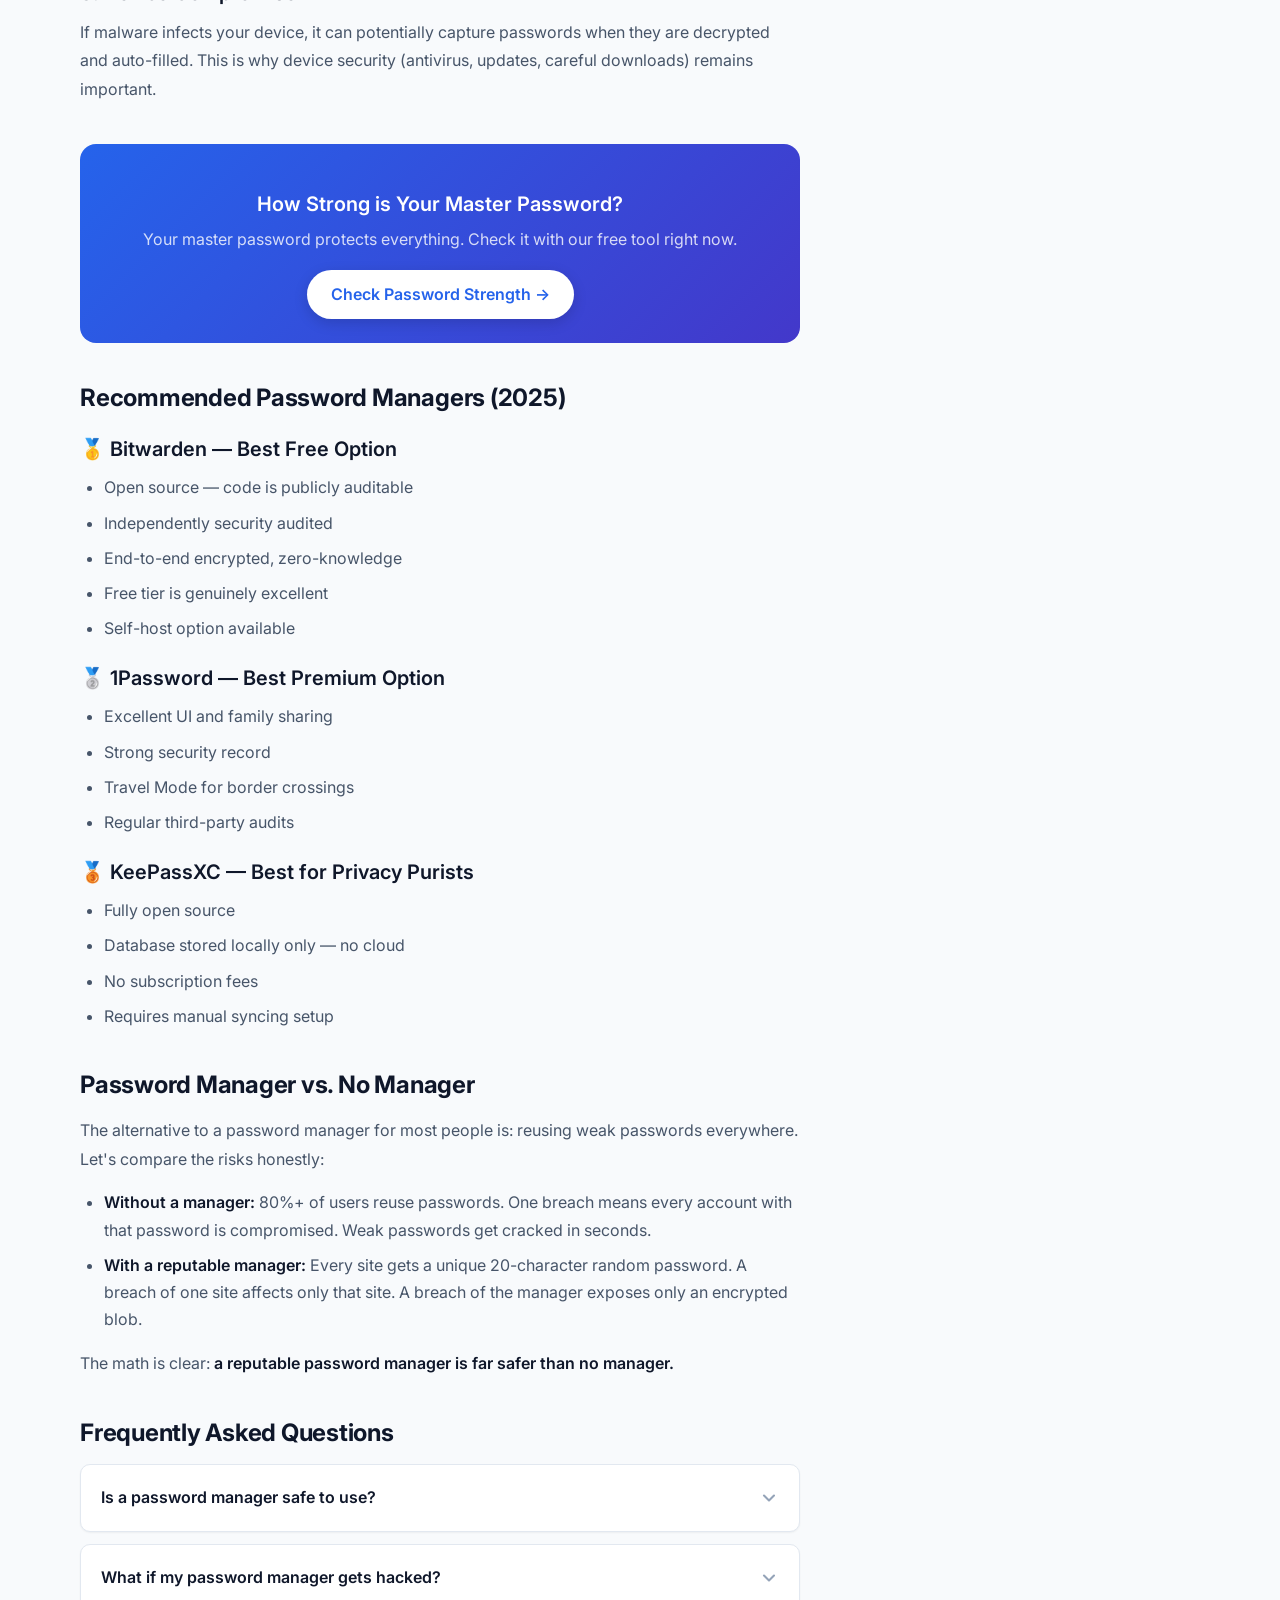
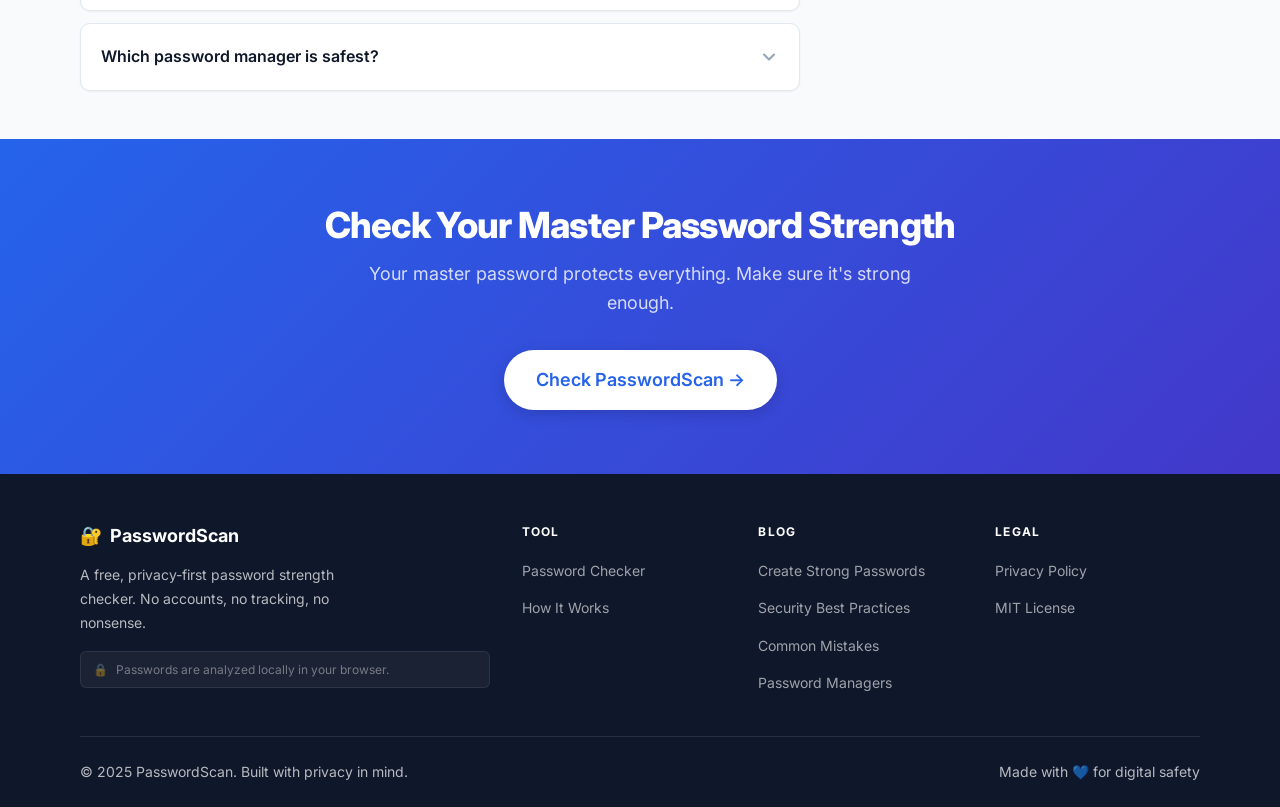
<file: blog/is-password-manager-safe/index.html>
﻿<!DOCTYPE html>
<html lang="en">

<head>
    <meta charset="UTF-8">
    <meta name="viewport" content="width=device-width, initial-scale=1.0">
    <title>Is a Password Manager Safe? Complete 2025 Guide | PasswordScan</title>
    <meta name="description"
        content="Are password managers safe to use? We break down how they work, the risks, the benefits, and which ones to trust in 2025 — with expert-backed analysis.">
    <link rel="canonical" href="https://passwordscan.vercel.app/blog/is-password-manager-safe/">
    <meta property="og:type" content="article">
    <meta property="og:url" content="https://passwordscan.vercel.app/blog/is-password-manager-safe/">
    <meta property="og:title" content="Is a Password Manager Safe? Complete 2025 Guide">
    <meta property="og:description"
        content="Are password managers safe? We break down how they work, the risks, benefits, and which ones to trust.">
    <meta property="og:image" content="https://passwordscan.vercel.app/assets/og-image.jpg">
    <meta name="twitter:card" content="summary_large_image">
    <meta name="twitter:title" content="Is a Password Manager Safe? 2025 Guide">
    <meta name="twitter:description"
        content="Complete guide to password manager safety, risks, and recommendations for 2025.">
    <meta name="twitter:image" content="https://passwordscan.vercel.app/assets/og-image.jpg">
    <link rel="preconnect" href="https://fonts.googleapis.com">
    <link rel="preconnect" href="https://fonts.gstatic.com" crossorigin>
    <link href="https://fonts.googleapis.com/css2?family=Inter:wght@400;500;600;700;800&display=swap" rel="stylesheet">
    <link rel="stylesheet" href="../../css/styles.css">
    <link rel="icon"
        href="data:image/svg+xml,<svg xmlns='http://www.w3.org/2000/svg' viewBox='0 0 100 100'><text y='.9em' font-size='90'>🔐</text></svg>">
    <script
        type="application/ld+json">{"@context":"https://schema.org","@type":"Article","headline":"Is a Password Manager Safe? Complete 2025 Guide","url":"https://passwordscan.vercel.app/blog/is-password-manager-safe/","datePublished":"2025-04-01","dateModified":"2025-06-01","author":{"@type":"Organization","name":"PasswordScan"},"publisher":{"@type":"Organization","name":"PasswordScan","url":"https://passwordscan.vercel.app/"}}</script>
    <script
        type="application/ld+json">{"@context":"https://schema.org","@type":"FAQPage","mainEntity":[{"@type":"Question","name":"Is a password manager safe to use?","acceptedAnswer":{"@type":"Answer","text":"Yes. Reputable password managers use end-to-end encryption and zero-knowledge architecture. Even if their servers are breached, your passwords cannot be read without your master password."}},{"@type":"Question","name":"What happens if my password manager is hacked?","acceptedAnswer":{"@type":"Answer","text":"A properly designed password manager stores only encrypted data. Without your master password, the encrypted vault is useless to attackers. This is why your master password must be strong and unique."}},{"@type":"Question","name":"Which password manager is safest?","acceptedAnswer":{"@type":"Answer","text":"Bitwarden (open source, independently audited), 1Password (strong security record), and KeePassXC (fully local) are among the most trusted. Avoid less established managers without public security audits."}}]}</script>
</head>

<body>
    <div id="header"></div>
    <main id="main-content">
        <section class="article-hero" aria-labelledby="article-heading">
            <div class="container">
                <div class="article-meta"><span class="article-tag">Tools</span><span>📅 April 1, 2025</span><span>⏱ 9
                        min read</span></div>
                <h1 id="article-heading">Is a Password Manager Safe? The Complete 2025 Guide</h1>
                <p style="font-size:var(--text-lg);color:var(--clr-text-secondary);max-width:720px">Password managers
                    are the single most recommended security tool by cybersecurity experts. But are they actually safe?
                    Here's everything you need to know.</p>
            </div>
        </section>
        <div class="container">
            <div class="article-layout">
                <article class="article-body">

                    <h2 id="short-answer">The Short Answer: Yes, But Choose Wisely</h2>
                    <p>Reputable password managers are significantly safer than the alternative — reusing weak passwords
                        across sites. They use <strong>end-to-end encryption</strong> and <strong>zero-knowledge
                            architecture</strong>, meaning even the company running the service cannot see your
                        passwords.</p>
                    <p>That said, not all password managers are created equal. The manager you choose matters
                        enormously.</p>

                    <h2 id="how-they-work">How Password Managers Work</h2>
                    <p>A password manager stores your passwords in an encrypted vault. Here's the key security design:
                    </p>
                    <ul>
                        <li>Your master password is used to derive an encryption key using a strong algorithm (like
                            PBKDF2 or Argon2)</li>
                        <li>Your vault is encrypted with this key <strong>on your device</strong> before it ever reaches
                            their servers</li>
                        <li>The encrypted vault is synced to the cloud — but it looks like random data without your
                            master password</li>
                        <li>When you unlock the app, decryption happens locally on your device</li>
                    </ul>

                    <div class="callout callout-info">
                        <span class="callout-icon">💡</span>
                        <div class="callout-body"><strong>Zero-knowledge means:</strong> The password manager company
                            has no technical ability to read your passwords, even if they wanted to — or were legally
                            compelled to.</div>
                    </div>

                    <h2 id="risks">Real Risks to Understand</h2>

                    <h3>1. Your Master Password Is the Single Point of Failure</h3>
                    <p>If your master password is weak or reused, your entire vault is at risk. Your master password
                        must be the strongest password you own. <a href="/#tool-section">Check its strength here.</a>
                    </p>

                    <h3>2. Server Breaches Can Expose Encrypted Vaults</h3>
                    <p>LastPass was breached in 2022, and attackers obtained encrypted vault data. Users with weak
                        master passwords were at risk. Users with strong master passwords were safe — the encryption
                        held.</p>
                    <p>This is why choosing a manager with a strong security track record matters, and why your master
                        password quality is critical.</p>

                    <h3>3. Device Compromise</h3>
                    <p>If malware infects your device, it can potentially capture passwords when they are decrypted and
                        auto-filled. This is why device security (antivirus, updates, careful downloads) remains
                        important.</p>

                    <div class="article-cta-box">
                        <h3>How Strong is Your Master Password?</h3>
                        <p>Your master password protects everything. Check it with our free tool right now.</p>
                        <a href="/#tool-section" class="btn btn-white">Check Password Strength →</a>
                    </div>

                    <h2 id="recommended">Recommended Password Managers (2025)</h2>

                    <h3>🥇 Bitwarden — Best Free Option</h3>
                    <ul>
                        <li>Open source — code is publicly auditable</li>
                        <li>Independently security audited</li>
                        <li>End-to-end encrypted, zero-knowledge</li>
                        <li>Free tier is genuinely excellent</li>
                        <li>Self-host option available</li>
                    </ul>

                    <h3>🥈 1Password — Best Premium Option</h3>
                    <ul>
                        <li>Excellent UI and family sharing</li>
                        <li>Strong security record</li>
                        <li>Travel Mode for border crossings</li>
                        <li>Regular third-party audits</li>
                    </ul>

                    <h3>🥉 KeePassXC — Best for Privacy Purists</h3>
                    <ul>
                        <li>Fully open source</li>
                        <li>Database stored locally only — no cloud</li>
                        <li>No subscription fees</li>
                        <li>Requires manual syncing setup</li>
                    </ul>

                    <h2 id="vs-no-manager">Password Manager vs. No Manager</h2>
                    <p>The alternative to a password manager for most people is: reusing weak passwords everywhere.
                        Let's compare the risks honestly:</p>
                    <ul>
                        <li><strong>Without a manager:</strong> 80%+ of users reuse passwords. One breach means every
                            account with that password is compromised. Weak passwords get cracked in seconds.</li>
                        <li><strong>With a reputable manager:</strong> Every site gets a unique 20-character random
                            password. A breach of one site affects only that site. A breach of the manager exposes only
                            an encrypted blob.</li>
                    </ul>
                    <p>The math is clear: <strong>a reputable password manager is far safer than no manager.</strong>
                    </p>

                    <h2 id="faq">Frequently Asked Questions</h2>
                    <div class="faq-list" role="list">
                        <div class="faq-item" role="listitem">
                            <button class="faq-question" aria-expanded="false">Is a password manager safe to use?<svg
                                    class="faq-icon" xmlns="http://www.w3.org/2000/svg" viewBox="0 0 24 24" fill="none"
                                    stroke="currentColor" stroke-width="2.5" stroke-linecap="round"
                                    stroke-linejoin="round" aria-hidden="true">
                                    <polyline points="6 9 12 15 18 9" />
                                </svg></button>
                            <div class="faq-answer">
                                <div class="faq-answer-inner">Yes. Reputable password managers use end-to-end encryption
                                    and zero-knowledge architecture. Even if their servers are breached, your passwords
                                    cannot be read without your master password.</div>
                            </div>
                        </div>
                        <div class="faq-item" role="listitem">
                            <button class="faq-question" aria-expanded="false">What if my password manager gets
                                hacked?<svg class="faq-icon" xmlns="http://www.w3.org/2000/svg" viewBox="0 0 24 24"
                                    fill="none" stroke="currentColor" stroke-width="2.5" stroke-linecap="round"
                                    stroke-linejoin="round" aria-hidden="true">
                                    <polyline points="6 9 12 15 18 9" />
                                </svg></button>
                            <div class="faq-answer">
                                <div class="faq-answer-inner">A properly designed manager stores only encrypted data on
                                    its servers. Without your master password, the encrypted vault is useless to
                                    attackers. This is exactly why your master password must be strong and unique.</div>
                            </div>
                        </div>
                        <div class="faq-item" role="listitem">
                            <button class="faq-question" aria-expanded="false">Which password manager is safest?<svg
                                    class="faq-icon" xmlns="http://www.w3.org/2000/svg" viewBox="0 0 24 24" fill="none"
                                    stroke="currentColor" stroke-width="2.5" stroke-linecap="round"
                                    stroke-linejoin="round" aria-hidden="true">
                                    <polyline points="6 9 12 15 18 9" />
                                </svg></button>
                            <div class="faq-answer">
                                <div class="faq-answer-inner">Bitwarden (open source, independently audited), 1Password
                                    (strong security record), and KeePassXC (fully local) are the most trusted. Avoid
                                    less-established managers without public security audits.</div>
                            </div>
                        </div>
                    </div>

                </article>

                <aside aria-label="Table of contents">
                    <div class="toc-card">
                        <div class="toc-title">Table of Contents</div>
                        <nav class="toc-list">
                            <a href="#short-answer" class="toc-link">Short Answer</a>
                            <a href="#how-they-work" class="toc-link">How They Work</a>
                            <a href="#risks" class="toc-link">Real Risks</a>
                            <a href="#recommended" class="toc-link">Recommendations</a>
                            <a href="#vs-no-manager" class="toc-link">Manager vs. No Manager</a>
                            <a href="#faq" class="toc-link">FAQ</a>
                        </nav>
                    </div>
                </aside>
            </div>
        </div>
        <section class="cta-section section">
            <div class="container" style="text-align:center">
                <h2 class="section-title" style="color:#fff">Check Your Master Password Strength</h2>
                <p class="section-desc" style="color:rgba(255,255,255,.8);margin-bottom:var(--space-8)">Your master
                    password protects everything. Make sure it's strong enough.</p>
                <a href="/#tool-section" class="btn btn-white btn-lg">Check PasswordScan →</a>
            </div>
        </section>
    </main>
    <div id="footer"></div>

    <script src="/js/components-loader.js"></script>
    <script type="module" src="../../js/ui-controller.js"></script>
</body>

</html>
</file>
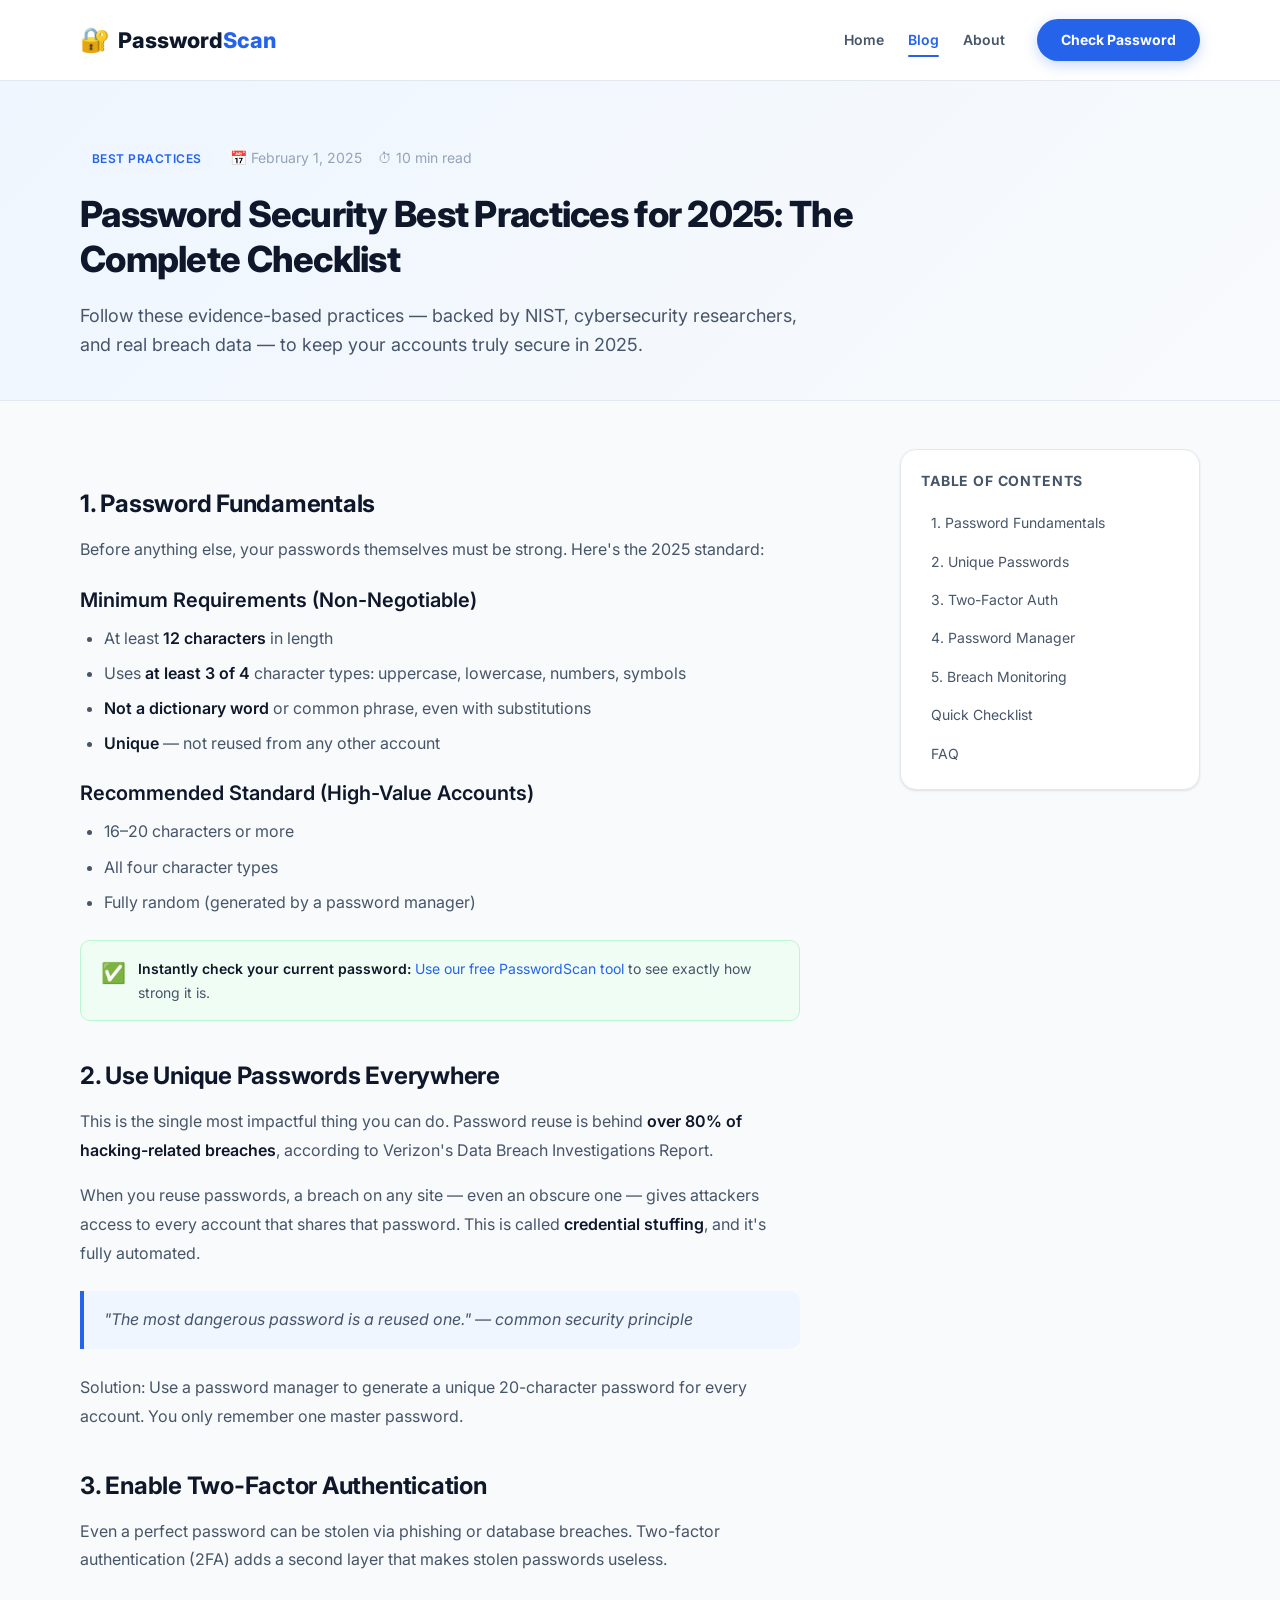
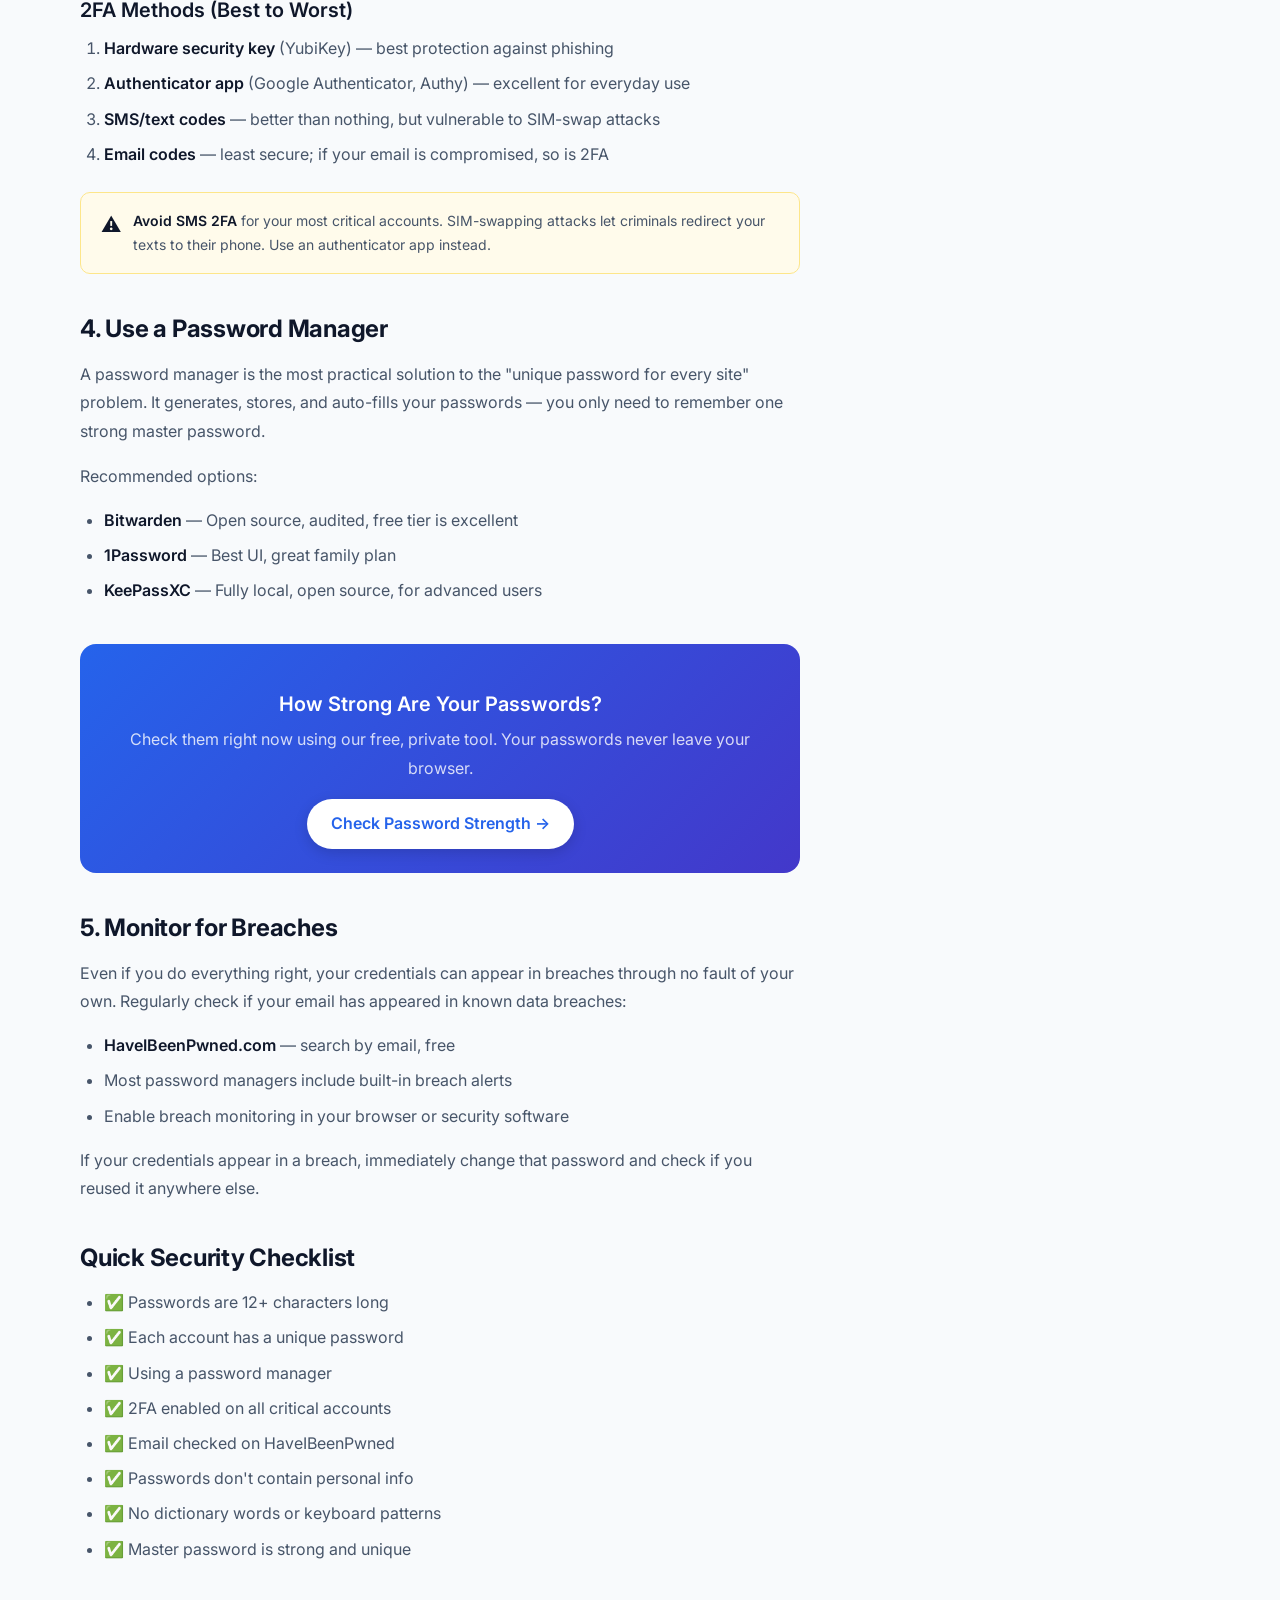
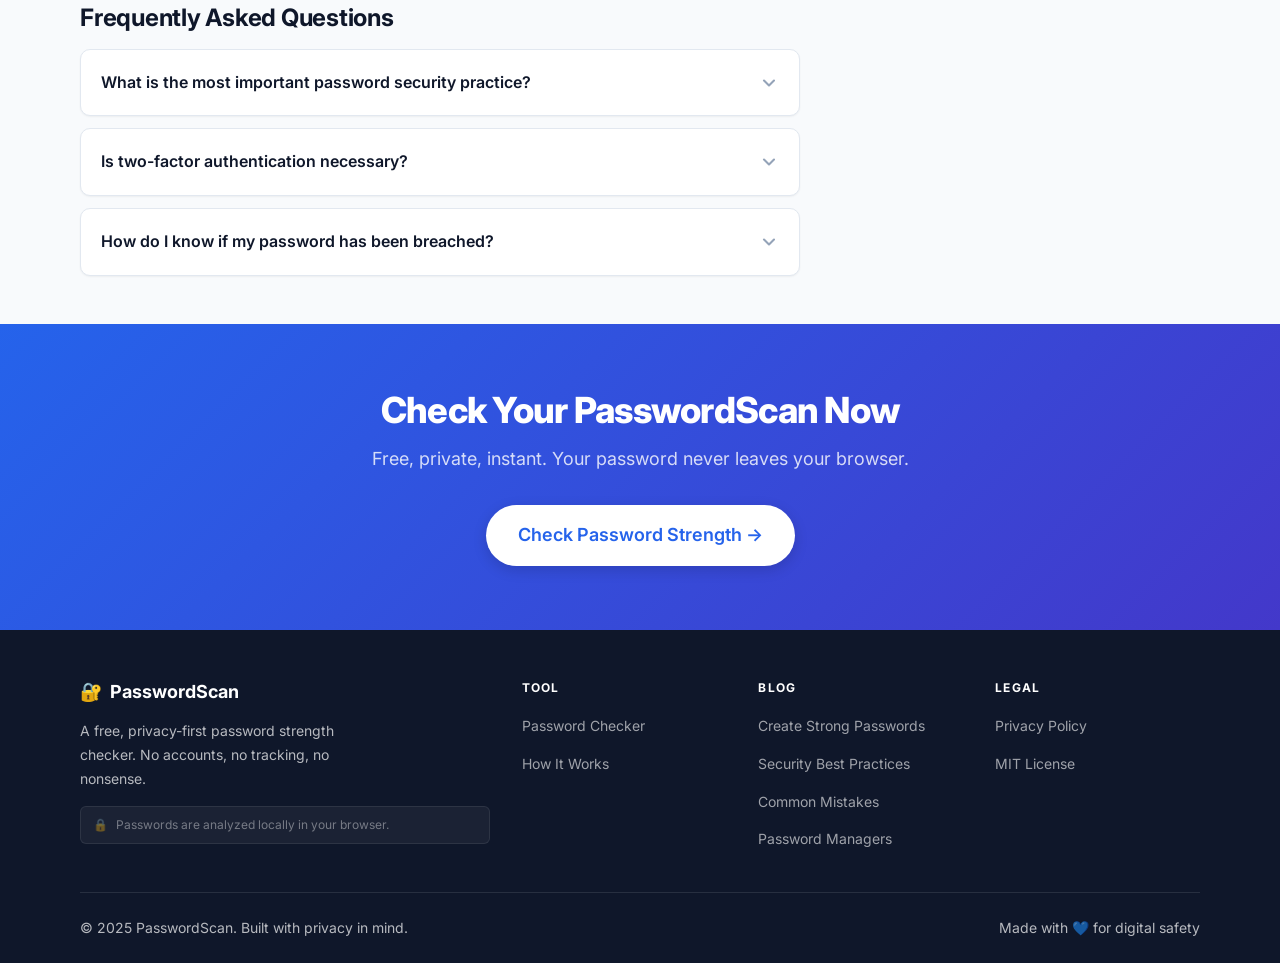
<file: blog/password-security-best-practices/index.html>
﻿<!DOCTYPE html>
<html lang="en">

<head>
    <meta charset="UTF-8">
    <meta name="viewport" content="width=device-width, initial-scale=1.0">
    <title>Password Security Best Practices 2025 – Complete Checklist | PasswordScan</title>
    <meta name="description"
        content="The ultimate password security best practices checklist for 2025. Covers password strength, managers, 2FA, breach monitoring, and everything you need to stay secure online.">
    <link rel="canonical" href="https://passwordscan.vercel.app/blog/password-security-best-practices/">

    <meta property="og:type" content="article">
    <meta property="og:url" content="https://passwordscan.vercel.app/blog/password-security-best-practices/">
    <meta property="og:title" content="Password Security Best Practices 2025 – Complete Checklist">
    <meta property="og:description" content="Everything you need to know to properly secure your accounts in 2025.">
    <meta property="og:image" content="https://passwordscan.vercel.app/assets/og-image.jpg">
    <meta name="twitter:card" content="summary_large_image">
    <meta name="twitter:title" content="Password Security Best Practices 2025">
    <meta name="twitter:description"
        content="The complete 2025 checklist for password security, 2FA, and breach monitoring.">
    <meta name="twitter:image" content="https://passwordscan.vercel.app/assets/og-image.jpg">

    <link rel="preconnect" href="https://fonts.googleapis.com">
    <link rel="preconnect" href="https://fonts.gstatic.com" crossorigin>
    <link href="https://fonts.googleapis.com/css2?family=Inter:wght@400;500;600;700;800&display=swap" rel="stylesheet">
    <link rel="stylesheet" href="../../css/styles.css">
    <link rel="icon"
        href="data:image/svg+xml,<svg xmlns='http://www.w3.org/2000/svg' viewBox='0 0 100 100'><text y='.9em' font-size='90'>🔐</text></svg>">

    <script type="application/ld+json">
  {
    "@context": "https://schema.org",
    "@type": "Article",
    "headline": "Password Security Best Practices 2025 – Complete Checklist",
    "description": "The ultimate password security best practices checklist for 2025.",
    "url": "https://passwordscan.vercel.app/blog/password-security-best-practices/",
    "datePublished": "2025-02-01",
    "dateModified": "2025-06-01",
    "author": { "@type": "Organization", "name": "PasswordScan" },
    "publisher": { "@type": "Organization", "name": "PasswordScan", "url": "https://passwordscan.vercel.app/" }
  }
  </script>
    <script type="application/ld+json">
  {
    "@context": "https://schema.org",
    "@type": "FAQPage",
    "mainEntity": [
      { "@type": "Question", "name": "What is the most important password security practice?", "acceptedAnswer": { "@type": "Answer", "text": "Using a unique password for every account. If one site is breached, attackers cannot use your credentials elsewhere." } },
      { "@type": "Question", "name": "Is two-factor authentication necessary?", "acceptedAnswer": { "@type": "Answer", "text": "Yes. 2FA adds a critical second layer even if your password is compromised. Use an authenticator app, not SMS." } },
      { "@type": "Question", "name": "How do I know if my password has been breached?", "acceptedAnswer": { "@type": "Answer", "text": "Check HaveIBeenPwned.com. You can also enable breach monitoring in most password managers." } }
    ]
  }
  </script>
</head>

<body>

    <div id="header"></div>

    <main id="main-content">
        <section class="article-hero" aria-labelledby="article-heading">
            <div class="container">
                <div class="article-meta">
                    <span class="article-tag">Best Practices</span>
                    <span>📅 February 1, 2025</span>
                    <span>⏱ 10 min read</span>
                </div>
                <h1 id="article-heading">Password Security Best Practices for 2025: The Complete Checklist</h1>
                <p style="font-size:var(--text-lg);color:var(--clr-text-secondary);max-width:720px">Follow these
                    evidence-based practices — backed by NIST, cybersecurity researchers, and real breach data — to keep
                    your accounts truly secure in 2025.</p>
            </div>
        </section>

        <div class="container">
            <div class="article-layout">
                <article class="article-body" aria-label="Article content">

                    <h2 id="password-basics">1. Password Fundamentals</h2>
                    <p>Before anything else, your passwords themselves must be strong. Here's the 2025 standard:</p>

                    <h3>Minimum Requirements (Non-Negotiable)</h3>
                    <ul>
                        <li>At least <strong>12 characters</strong> in length</li>
                        <li>Uses <strong>at least 3 of 4</strong> character types: uppercase, lowercase, numbers,
                            symbols</li>
                        <li><strong>Not a dictionary word</strong> or common phrase, even with substitutions</li>
                        <li><strong>Unique</strong> — not reused from any other account</li>
                    </ul>

                    <h3>Recommended Standard (High-Value Accounts)</h3>
                    <ul>
                        <li>16–20 characters or more</li>
                        <li>All four character types</li>
                        <li>Fully random (generated by a password manager)</li>
                    </ul>

                    <div class="callout callout-tip">
                        <span class="callout-icon">✅</span>
                        <div class="callout-body"><strong>Instantly check your current password:</strong> <a href="/"
                                style="color:var(--clr-primary)">Use our free PasswordScan tool</a> to see exactly how
                            strong it is.</div>
                    </div>

                    <h2 id="unique-passwords">2. Use Unique Passwords Everywhere</h2>
                    <p>This is the single most impactful thing you can do. Password reuse is behind <strong>over 80% of
                            hacking-related breaches</strong>, according to Verizon's Data Breach Investigations Report.
                    </p>
                    <p>When you reuse passwords, a breach on any site — even an obscure one — gives attackers access to
                        every account that shares that password. This is called <strong>credential stuffing</strong>,
                        and it's fully automated.</p>

                    <blockquote>"The most dangerous password is a reused one." — common security principle</blockquote>

                    <p>Solution: Use a password manager to generate a unique 20-character password for every account.
                        You only remember one master password.</p>

                    <h2 id="two-factor">3. Enable Two-Factor Authentication</h2>
                    <p>Even a perfect password can be stolen via phishing or database breaches. Two-factor
                        authentication (2FA) adds a second layer that makes stolen passwords useless.</p>

                    <h3>2FA Methods (Best to Worst)</h3>
                    <ol>
                        <li><strong>Hardware security key</strong> (YubiKey) — best protection against phishing</li>
                        <li><strong>Authenticator app</strong> (Google Authenticator, Authy) — excellent for everyday
                            use</li>
                        <li><strong>SMS/text codes</strong> — better than nothing, but vulnerable to SIM-swap attacks
                        </li>
                        <li><strong>Email codes</strong> — least secure; if your email is compromised, so is 2FA</li>
                    </ol>

                    <div class="callout callout-warn">
                        <span class="callout-icon">⚠️</span>
                        <div class="callout-body"><strong>Avoid SMS 2FA</strong> for your most critical accounts.
                            SIM-swapping attacks let criminals redirect your texts to their phone. Use an authenticator
                            app instead.</div>
                    </div>

                    <h2 id="password-manager">4. Use a Password Manager</h2>
                    <p>A password manager is the most practical solution to the "unique password for every site"
                        problem. It generates, stores, and auto-fills your passwords — you only need to remember one
                        strong master password.</p>
                    <p>Recommended options:</p>
                    <ul>
                        <li><strong>Bitwarden</strong> — Open source, audited, free tier is excellent</li>
                        <li><strong>1Password</strong> — Best UI, great family plan</li>
                        <li><strong>KeePassXC</strong> — Fully local, open source, for advanced users</li>
                    </ul>

                    <div class="article-cta-box">
                        <h3>How Strong Are Your Passwords?</h3>
                        <p>Check them right now using our free, private tool. Your passwords never leave your browser.
                        </p>
                        <a href="/" class="btn btn-white">Check Password Strength →</a>
                    </div>

                    <h2 id="breach-monitoring">5. Monitor for Breaches</h2>
                    <p>Even if you do everything right, your credentials can appear in breaches through no fault of your
                        own. Regularly check if your email has appeared in known data breaches:</p>
                    <ul>
                        <li><strong>HaveIBeenPwned.com</strong> — search by email, free</li>
                        <li>Most password managers include built-in breach alerts</li>
                        <li>Enable breach monitoring in your browser or security software</li>
                    </ul>
                    <p>If your credentials appear in a breach, immediately change that password and check if you reused
                        it anywhere else.</p>

                    <h2 id="quick-checklist">Quick Security Checklist</h2>
                    <ul>
                        <li>✅ Passwords are 12+ characters long</li>
                        <li>✅ Each account has a unique password</li>
                        <li>✅ Using a password manager</li>
                        <li>✅ 2FA enabled on all critical accounts</li>
                        <li>✅ Email checked on HaveIBeenPwned</li>
                        <li>✅ Passwords don't contain personal info</li>
                        <li>✅ No dictionary words or keyboard patterns</li>
                        <li>✅ Master password is strong and unique</li>
                    </ul>

                    <h2 id="faq">Frequently Asked Questions</h2>
                    <div class="faq-list" role="list">
                        <div class="faq-item" role="listitem">
                            <button class="faq-question" aria-expanded="false">What is the most important password
                                security practice?<svg class="faq-icon" xmlns="http://www.w3.org/2000/svg"
                                    viewBox="0 0 24 24" fill="none" stroke="currentColor" stroke-width="2.5"
                                    stroke-linecap="round" stroke-linejoin="round" aria-hidden="true">
                                    <polyline points="6 9 12 15 18 9" />
                                </svg></button>
                            <div class="faq-answer">
                                <div class="faq-answer-inner">Using a <strong>unique password for every
                                        account</strong>. Password reuse is responsible for the vast majority of account
                                    takeovers. A password manager makes this practical.</div>
                            </div>
                        </div>
                        <div class="faq-item" role="listitem">
                            <button class="faq-question" aria-expanded="false">Is two-factor authentication
                                necessary?<svg class="faq-icon" xmlns="http://www.w3.org/2000/svg" viewBox="0 0 24 24"
                                    fill="none" stroke="currentColor" stroke-width="2.5" stroke-linecap="round"
                                    stroke-linejoin="round" aria-hidden="true">
                                    <polyline points="6 9 12 15 18 9" />
                                </svg></button>
                            <div class="faq-answer">
                                <div class="faq-answer-inner">Yes — especially for your most important accounts like
                                    email, banking, and your password manager. 2FA means a stolen password alone is not
                                    enough to access your account.</div>
                            </div>
                        </div>
                        <div class="faq-item" role="listitem">
                            <button class="faq-question" aria-expanded="false">How do I know if my password has been
                                breached?<svg class="faq-icon" xmlns="http://www.w3.org/2000/svg" viewBox="0 0 24 24"
                                    fill="none" stroke="currentColor" stroke-width="2.5" stroke-linecap="round"
                                    stroke-linejoin="round" aria-hidden="true">
                                    <polyline points="6 9 12 15 18 9" />
                                </svg></button>
                            <div class="faq-answer">
                                <div class="faq-answer-inner">Visit <strong>HaveIBeenPwned.com</strong> and enter your
                                    email address. It will tell you if your credentials appeared in any known data
                                    breach. Most password managers also offer this monitoring automatically.</div>
                            </div>
                        </div>
                    </div>

                </article>

                <aside aria-label="Table of contents">
                    <div class="toc-card">
                        <div class="toc-title">Table of Contents</div>
                        <nav class="toc-list">
                            <a href="#password-basics" class="toc-link">1. Password Fundamentals</a>
                            <a href="#unique-passwords" class="toc-link">2. Unique Passwords</a>
                            <a href="#two-factor" class="toc-link">3. Two-Factor Auth</a>
                            <a href="#password-manager" class="toc-link">4. Password Manager</a>
                            <a href="#breach-monitoring" class="toc-link">5. Breach Monitoring</a>
                            <a href="#quick-checklist" class="toc-link">Quick Checklist</a>
                            <a href="#faq" class="toc-link">FAQ</a>
                        </nav>
                    </div>
                </aside>
            </div>
        </div>

        <section class="cta-section section">
            <div class="container" style="text-align:center">
                <h2 class="section-title" style="color:#fff">Check Your PasswordScan Now</h2>
                <p class="section-desc" style="color:rgba(255,255,255,.8);margin-bottom:var(--space-8)">Free, private,
                    instant. Your password never leaves your browser.</p>
                <a href="/" class="btn btn-white btn-lg">Check Password Strength →</a>
            </div>
        </section>
    </main>

    <div id="footer"></div>

    <script src="/js/components-loader.js"></script>
    <script type="module" src="../../js/ui-controller.js"></script>
</body>

</html>
</file>
<file: css/styles.css>
﻿/* ============================================================
   PasswordScan – styles.css
   Design System: Clean, bright, tool-style UI
   Author: PasswordScan
   ============================================================ */

/* ── 1. DESIGN TOKENS ─────────────────────────────────────── */
:root {
    /* Brand Colors */
    --clr-primary: #2563eb;
    --clr-primary-dark: #1d4ed8;
    --clr-primary-light: #eff6ff;

    /* Strength Colors */
    --clr-weak: #ef4444;
    --clr-moderate: #f97316;
    --clr-strong: #22c55e;
    --clr-very-strong: #16a34a;

    /* Neutral Palette */
    --clr-bg: #f8fafc;
    --clr-surface: #ffffff;
    --clr-border: #e2e8f0;
    --clr-border-light: #f1f5f9;

    /* Text */
    --clr-text-primary: #0f172a;
    --clr-text-secondary: #475569;
    --clr-text-muted: #94a3b8;

    /* Shadows */
    --shadow-xs: 0 1px 2px rgba(0, 0, 0, .05);
    --shadow-sm: 0 1px 3px rgba(0, 0, 0, .08), 0 1px 2px rgba(0, 0, 0, .04);
    --shadow-md: 0 4px 6px rgba(0, 0, 0, .07), 0 2px 4px rgba(0, 0, 0, .05);
    --shadow-lg: 0 10px 15px rgba(0, 0, 0, .08), 0 4px 6px rgba(0, 0, 0, .04);
    --shadow-xl: 0 20px 25px rgba(0, 0, 0, .08), 0 10px 10px rgba(0, 0, 0, .04);

    /* Radii */
    --radius-sm: 6px;
    --radius-md: 10px;
    --radius-lg: 16px;
    --radius-xl: 24px;
    --radius-full: 9999px;

    /* Spacing */
    --space-1: 4px;
    --space-2: 8px;
    --space-3: 12px;
    --space-4: 16px;
    --space-5: 20px;
    --space-6: 24px;
    --space-8: 32px;
    --space-10: 40px;
    --space-12: 48px;
    --space-16: 64px;
    --space-20: 80px;
    --space-24: 96px;

    /* Typography */
    --font-sans: 'Inter', system-ui, -apple-system, sans-serif;
    --text-xs: 0.75rem;
    --text-sm: 0.875rem;
    --text-base: 1rem;
    --text-lg: 1.125rem;
    --text-xl: 1.25rem;
    --text-2xl: 1.5rem;
    --text-3xl: 1.875rem;
    --text-4xl: 2.25rem;
    --text-5xl: 3rem;

    /* Transitions */
    --transition-fast: 150ms ease;
    --transition-base: 250ms ease;
    --transition-slow: 400ms ease;

    /* Layout */
    --container-max: 1160px;
    --container-px: var(--space-5);
}

/* ── 2. RESET ──────────────────────────────────────────────── */


* {
    margin: 0;
    padding: 0;
    box-sizing: border-box;
}

/* Remove tap highlight only where needed */
a,
button {
    -webkit-tap-highlight-color: transparent;
}

*,
*::before,
*::after {
    box-sizing: border-box;
    margin: 0;
    padding: 0;
}

html {
    scroll-behavior: smooth;
    -webkit-text-size-adjust: 100%;
    tab-size: 4;
}

body {
    font-family: var(--font-sans);
    font-size: var(--text-base);
    line-height: 1.6;
    color: var(--clr-text-primary);
    background-color: var(--clr-bg);
    -webkit-font-smoothing: antialiased;
    -moz-osx-font-smoothing: grayscale;
}

img,
svg {
    display: block;
    max-width: 100%;
}

a {
    color: inherit;
    text-decoration: none;
}

ul,
ol {
    list-style: none;
}

button {
    cursor: pointer;
    border: none;
    background: none;
    font: inherit;
}

input,
textarea,
select {
    font: inherit;
}

h1,
h2,
h3,
h4,
h5,
h6 {
    line-height: 1.25;
    font-weight: 700;
    color: var(--clr-text-primary);
}

/* ── 3. LAYOUT ─────────────────────────────────────────────── */
.container {
    width: 100%;
    max-width: var(--container-max);
    margin-inline: auto;
    padding-inline: var(--container-px);
}

.section {
    padding-block: var(--space-16);
}

.section-sm {
    padding-block: var(--space-10);
}

.section-lg {
    padding-block: var(--space-24);
}

/* ── 4. TYPOGRAPHY UTILITIES ───────────────────────────────── */
.text-xs {
    font-size: var(--text-xs);
}

.text-sm {
    font-size: var(--text-sm);
}

.text-lg {
    font-size: var(--text-lg);
}

.text-xl {
    font-size: var(--text-xl);
}

.text-2xl {
    font-size: var(--text-2xl);
}

.text-3xl {
    font-size: var(--text-3xl);
}

.text-muted {
    color: var(--clr-text-secondary);
}

.text-primary {
    color: var(--clr-primary);
}

.font-medium {
    font-weight: 500;
}

.font-semibold {
    font-weight: 600;
}

.text-center {
    text-align: center;
}

/* ── 5. HEADER / NAV ───────────────────────────────────────── */
#header {
    position: sticky;
    top: 0;
    z-index: 1000;
}

.site-header {
    position: sticky;
    top: 0;
    z-index: 1000;
    background: rgba(255, 255, 255, 0.9);
    backdrop-filter: blur(12px);
    -webkit-backdrop-filter: blur(12px);
    border-bottom: 1px solid var(--clr-border);
    transition: all 0.3s cubic-bezier(0.4, 0, 0.2, 1);
}

.site-header.header-scrolled {
    background: rgba(255, 255, 255, 0.98);
    box-shadow: 0 4px 20px rgba(0, 0, 0, 0.05);
    border-bottom-color: transparent;
}

.header-inner {
    display: flex;
    align-items: center;
    justify-content: space-between;
    height: 80px;
    /* Default height */
    transition: height 0.3s ease;
}

.header-scrolled .header-inner {
    height: 64px;
    /* Reduced height on scroll */
}

/* Logo */
.logo {
    display: flex;
    align-items: center;
    gap: var(--space-2);
    font-weight: 800;
    font-size: 1.35rem;
    color: var(--clr-text-primary);
    flex-shrink: 0;
}

.logo-icon {
    font-size: 1.5rem;
}

.logo span.accent {
    color: var(--clr-primary);
}

/* Navigation */
.main-nav {
    display: flex;
    align-items: center;
    gap: var(--space-8);
}

.nav-links-wrap {
    display: flex;
    align-items: center;
    gap: var(--space-6);
}

.nav-link {
    position: relative;
    font-size: var(--text-sm);
    font-weight: 600;
    color: var(--clr-text-secondary);
    padding: var(--space-1) 0;
    transition: color var(--transition-base);
}

.nav-link::after {
    content: '';
    position: absolute;
    bottom: -2px;
    left: 0;
    width: 0;
    height: 2px;
    background: var(--clr-primary);
    transition: width 0.3s ease;
    border-radius: var(--radius-full);
}

.nav-link:hover {
    color: var(--clr-primary);
}

.nav-link:hover::after,
.nav-link.active::after {
    width: 100%;
}

.nav-link.active {
    color: var(--clr-primary);
}

/* CTA Button */
.nav-cta {
    display: inline-flex;
    align-items: center;
    padding: 10px 24px;
    background: var(--clr-primary);
    color: #fff !important;
    border-radius: var(--radius-full);
    font-size: var(--text-sm);
    font-weight: 700;
    box-shadow: 0 4px 14px rgba(37, 99, 235, 0.25);
    transition: all 0.3s ease;
}

.nav-cta:hover {
    background: var(--clr-primary-dark);
    transform: translateY(-2px);
    box-shadow: 0 6px 20px rgba(37, 99, 235, 0.35);
}

/* Mobile nav toggle */
.nav-toggle {
    display: none;
    flex-direction: column;
    gap: 4px;
    padding: var(--space-2);
    z-index: 1010;
}

.nav-toggle span {
    display: block;
    width: 24px;
    height: 2px;
    background: var(--clr-text-primary);
    transition: 0.3s;
    border-radius: 2px;
}

/* Hamburger animation */
.nav-toggle.open span:nth-child(1) {
    transform: rotate(45deg) translate(5px, 5px);
}

.nav-toggle.open span:nth-child(2) {
    opacity: 0;
    transform: translateX(-10px);
}

.nav-toggle.open span:nth-child(3) {
    transform: rotate(-45deg) translate(5px, -5px);
}

@media (max-width: 991px) {
    .nav-toggle {
        display: block;
    }

    .main-nav {
        position: absolute;
        top: 100%;
        left: 0;
        width: 100%;
        height: auto;
        max-height: 0;
        background: #fff;
        flex-direction: column;
        align-items: flex-start;
        padding: 0 var(--space-8);
        box-shadow: 0 10px 30px rgba(0, 0, 0, 0.05);
        transition: max-height 0.4s cubic-bezier(0.4, 0, 0.2, 1), padding 0.4s ease;
        gap: var(--space-4);
        overflow: hidden;
        border-top: 1px solid var(--clr-border);
    }

    .main-nav.open {
        max-height: 100vh;
        padding: var(--space-8);
    }

    .nav-links-wrap {
        flex-direction: column;
        align-items: flex-start;
        width: 100%;
        gap: var(--space-4);
    }

    .nav-link {
        font-size: var(--text-lg);
        width: 100%;
        padding: var(--space-2) 0;
    }

    .nav-cta-wrap {
        width: 100%;
        margin-top: var(--space-4);
    }

    .nav-cta {
        display: flex;
        justify-content: center;
        width: 100%;
    }
}

/* ── 6. HERO SECTION ───────────────────────────────────────── */
.hero {
    background: linear-gradient(135deg, #eff6ff 0%, #f8fafc 50%, #f0fdf4 100%);
    padding-block: var(--space-16) var(--space-12);
    text-align: center;
    border-bottom: 1px solid var(--clr-border);
}

.hero-badge {
    display: inline-flex;
    align-items: center;
    gap: var(--space-2);
    padding: var(--space-1) var(--space-3);
    background: #dcfce7;
    color: #15803d;
    border-radius: var(--radius-full);
    font-size: var(--text-xs);
    font-weight: 600;
    letter-spacing: .04em;
    text-transform: uppercase;
    margin-bottom: var(--space-5);
}

.hero h1 {
    font-size: clamp(var(--text-3xl), 5vw, var(--text-5xl));
    font-weight: 800;
    letter-spacing: -.02em;
    margin-bottom: var(--space-4);
    color: var(--clr-text-primary);
}

.hero h1 .highlight {
    color: var(--clr-primary);
    position: relative;
}

.hero-subtitle {
    font-size: clamp(var(--text-base), 2vw, var(--text-xl));
    color: var(--clr-text-secondary);
    max-width: 600px;
    margin-inline: auto;
    margin-bottom: var(--space-8);
}

.trust-badges {
    display: flex;
    justify-content: center;
    flex-wrap: wrap;
    gap: var(--space-3);
}

.trust-badge {
    display: inline-flex;
    align-items: center;
    gap: var(--space-2);
    padding: var(--space-2) var(--space-3);
    background: var(--clr-surface);
    border: 1px solid var(--clr-border);
    border-radius: var(--radius-full);
    font-size: var(--text-xs);
    font-weight: 500;
    color: var(--clr-text-secondary);
    box-shadow: var(--shadow-xs);
}

/* ── 7. TOOL CARD ──────────────────────────────────────────── */
.tool-section {
    padding-block: var(--space-12);
}

.tool-card {
    background: var(--clr-surface);
    border: 1px solid var(--clr-border);
    border-radius: var(--radius-xl);
    box-shadow: var(--shadow-xl);
    padding: var(--space-8);
    max-width: 720px;
    margin-inline: auto;
}

/* Password Input */
.input-label {
    display: block;
    font-size: var(--text-sm);
    font-weight: 600;
    color: var(--clr-text-primary);
    margin-bottom: var(--space-2);
}

.input-wrapper {
    position: relative;
    display: flex;
    align-items: center;
}

.password-input {
    width: 100%;
    height: 56px;
    padding: 0 96px 0 var(--space-4);
    background: var(--clr-bg);
    border: 2px solid var(--clr-border);
    border-radius: var(--radius-md);
    font-size: var(--text-lg);
    font-weight: 500;
    color: var(--clr-text-primary);
    transition: border-color var(--transition-fast), box-shadow var(--transition-fast);
    letter-spacing: .05em;
}

.password-input:focus {
    outline: none;
    border-color: var(--clr-primary);
    box-shadow: 0 0 0 3px rgba(37, 99, 235, .12);
    background: var(--clr-surface);
}

.password-input::placeholder {
    color: var(--clr-text-muted);
    letter-spacing: normal;
}

.input-actions {
    position: absolute;
    right: var(--space-3);
    display: flex;
    align-items: center;
    gap: var(--space-1);
}

.icon-btn {
    display: flex;
    align-items: center;
    justify-content: center;
    width: 36px;
    height: 36px;
    border-radius: var(--radius-sm);
    color: var(--clr-text-muted);
    transition: color var(--transition-fast), background var(--transition-fast);
}

.icon-btn:hover {
    color: var(--clr-primary);
    background: var(--clr-primary-light);
}

.icon-btn svg {
    pointer-events: none;
}

/* Strength Meter */
.meter-section {
    margin-top: var(--space-6);
}

.meter-header {
    display: flex;
    justify-content: space-between;
    align-items: center;
    margin-bottom: var(--space-2);
}

.strength-label-text {
    font-size: var(--text-sm);
    font-weight: 600;
    color: var(--clr-text-secondary);
    transition: color var(--transition-base);
}

.strength-label-text.weak {
    color: var(--clr-weak);
}

.strength-label-text.moderate {
    color: var(--clr-moderate);
}

.strength-label-text.strong {
    color: var(--clr-strong);
}

.strength-label-text.very-strong {
    color: var(--clr-very-strong);
}

.score-badge {
    display: inline-flex;
    align-items: center;
    justify-content: center;
    min-width: 52px;
    padding: var(--space-1) var(--space-3);
    border-radius: var(--radius-full);
    font-size: var(--text-sm);
    font-weight: 700;
    background: var(--clr-border-light);
    color: var(--clr-text-muted);
    transition: background var(--transition-base), color var(--transition-base);
}

.score-badge.weak {
    background: #fee2e2;
    color: var(--clr-weak);
}

.score-badge.moderate {
    background: #ffedd5;
    color: var(--clr-moderate);
}

.score-badge.strong {
    background: #dcfce7;
    color: var(--clr-strong);
}

.score-badge.very-strong {
    background: #bbf7d0;
    color: var(--clr-very-strong);
}

.meter-track {
    height: 8px;
    background: var(--clr-border-light);
    border-radius: var(--radius-full);
    overflow: hidden;
}

.meter-fill {
    height: 100%;
    width: 0%;
    border-radius: var(--radius-full);
    background: var(--clr-border);
    transition: width var(--transition-slow), background var(--transition-base);
}

.meter-fill.weak {
    background: var(--clr-weak);
}

.meter-fill.moderate {
    background: var(--clr-moderate);
}

.meter-fill.strong {
    background: var(--clr-strong);
}

.meter-fill.very-strong {
    background: var(--clr-very-strong);
}

/* Score Grid */
.score-grid {
    display: grid;
    grid-template-columns: repeat(2, 1fr);
    gap: var(--space-3);
    margin-top: var(--space-6);
}

.score-card {
    background: var(--clr-bg);
    border: 1px solid var(--clr-border);
    border-radius: var(--radius-md);
    padding: var(--space-4);
    display: flex;
    flex-direction: column;
    gap: var(--space-1);
}

.score-card-label {
    font-size: var(--text-xs);
    font-weight: 600;
    color: var(--clr-text-muted);
    letter-spacing: .05em;
    text-transform: uppercase;
}

.score-card-value {
    font-size: var(--text-xl);
    font-weight: 700;
    color: var(--clr-text-primary);
    transition: color var(--transition-base);
}

.score-card-sub {
    font-size: var(--text-xs);
    color: var(--clr-text-muted);
}

/* Suggestions */
.suggestions-panel {
    margin-top: var(--space-5);
    border: 1px solid var(--clr-border);
    border-radius: var(--radius-md);
    overflow: hidden;
    display: none;
}

.suggestions-panel.visible {
    display: block;
}

.suggestions-header {
    display: flex;
    align-items: center;
    gap: var(--space-2);
    padding: var(--space-3) var(--space-4);
    background: #fffbeb;
    border-bottom: 1px solid #fde68a;
    font-size: var(--text-sm);
    font-weight: 600;
    color: #92400e;
}

.suggestions-list {
    padding: var(--space-3) var(--space-4);
    display: flex;
    flex-direction: column;
    gap: var(--space-2);
}

.suggestion-item {
    display: flex;
    align-items: flex-start;
    gap: var(--space-2);
    font-size: var(--text-sm);
    color: var(--clr-text-secondary);
    line-height: 1.5;
}

.suggestion-item::before {
    content: '→';
    color: var(--clr-moderate);
    flex-shrink: 0;
    font-weight: 700;
    margin-top: 1px;
}

/* Toast */
.toast {
    position: fixed;
    bottom: var(--space-6);
    right: var(--space-6);
    padding: var(--space-3) var(--space-5);
    background: var(--clr-text-primary);
    color: #fff;
    border-radius: var(--radius-md);
    font-size: var(--text-sm);
    font-weight: 500;
    box-shadow: var(--shadow-lg);
    transform: translateY(100px);
    opacity: 0;
    transition: transform var(--transition-base), opacity var(--transition-base);
    z-index: 200;
    pointer-events: none;
}

.toast.show {
    transform: translateY(0);
    opacity: 1;
}

/* ── 8. FEATURES STRIP ─────────────────────────────────────── */
.features-strip {
    background: var(--clr-surface);
    border-top: 1px solid var(--clr-border);
    border-bottom: 1px solid var(--clr-border);
    padding-block: var(--space-10);
}

.features-grid {
    display: grid;
    grid-template-columns: repeat(3, 1fr);
    gap: var(--space-8);
    text-align: center;
}

.feature-item {}

.feature-icon {
    width: 52px;
    height: 52px;
    border-radius: var(--radius-md);
    display: flex;
    align-items: center;
    justify-content: center;
    margin: 0 auto var(--space-3);
    font-size: 24px;
}

.feature-icon.blue {
    background: #eff6ff;
}

.feature-icon.green {
    background: #f0fdf4;
}

.feature-icon.purple {
    background: #f5f3ff;
}

.feature-title {
    font-size: var(--text-base);
    font-weight: 700;
    margin-bottom: var(--space-1);
}

.feature-desc {
    font-size: var(--text-sm);
    color: var(--clr-text-secondary);
    line-height: 1.6;
}

/* ── 9. FAQ SECTION ────────────────────────────────────────── */
.faq-section {
    background: var(--clr-bg);
}

.section-header {
    text-align: center;
    margin-bottom: var(--space-10);
}

.section-label {
    display: inline-block;
    font-size: var(--text-xs);
    font-weight: 700;
    letter-spacing: .08em;
    text-transform: uppercase;
    color: var(--clr-primary);
    margin-bottom: var(--space-3);
}

.section-title {
    font-size: clamp(var(--text-2xl), 4vw, var(--text-4xl));
    font-weight: 800;
    letter-spacing: -.02em;
    margin-bottom: var(--space-3);
}

.section-desc {
    font-size: var(--text-lg);
    color: var(--clr-text-secondary);
    max-width: 560px;
    margin-inline: auto;
}

.faq-list {
    max-width: 760px;
    margin-inline: auto;
    display: flex;
    flex-direction: column;
    gap: var(--space-3);
}

.faq-item {
    background: var(--clr-surface);
    border: 1px solid var(--clr-border);
    border-radius: var(--radius-md);
    overflow: hidden;
    box-shadow: var(--shadow-xs);
}

.faq-question {
    display: flex;
    align-items: center;
    justify-content: space-between;
    width: 100%;
    padding: var(--space-5);
    font-size: var(--text-base);
    font-weight: 600;
    color: var(--clr-text-primary);
    text-align: left;
    transition: background var(--transition-fast);
}

.faq-question:hover {
    background: var(--clr-bg);
}

.faq-icon {
    width: 20px;
    height: 20px;
    flex-shrink: 0;
    color: var(--clr-text-muted);
    transition: transform var(--transition-base);
}

.faq-item.open .faq-icon {
    transform: rotate(180deg);
}

.faq-answer {
    max-height: 0;
    overflow: hidden;
    transition: max-height var(--transition-slow);
}

.faq-answer-inner {
    padding: 0 var(--space-5) var(--space-5);
    font-size: var(--text-sm);
    color: var(--clr-text-secondary);
    line-height: 1.75;
}

.faq-item.open .faq-answer {
    max-height: 400px;
}

/* ── 10. RELATED ARTICLES ──────────────────────────────────── */
.articles-section {
    background: var(--clr-surface);
}

.articles-grid {
    display: grid;
    grid-template-columns: repeat(auto-fill, minmax(260px, 1fr));
    gap: var(--space-6);
    margin-top: var(--space-8);
}

.article-card {
    background: var(--clr-bg);
    border: 1px solid var(--clr-border);
    border-radius: var(--radius-lg);
    padding: var(--space-6);
    display: flex;
    flex-direction: column;
    gap: var(--space-3);
    transition: transform var(--transition-base), box-shadow var(--transition-base);
}

.article-card:hover {
    transform: translateY(-3px);
    box-shadow: var(--shadow-lg);
}

.article-tag {
    display: inline-block;
    padding: var(--space-1) var(--space-3);
    background: var(--clr-primary-light);
    color: var(--clr-primary);
    border-radius: var(--radius-full);
    font-size: var(--text-xs);
    font-weight: 600;
    text-transform: uppercase;
    letter-spacing: .04em;
}

.article-title {
    font-size: var(--text-base);
    font-weight: 700;
    line-height: 1.4;
    color: var(--clr-text-primary);
}

.article-excerpt {
    font-size: var(--text-sm);
    color: var(--clr-text-secondary);
    line-height: 1.6;
    flex: 1;
}

.article-link {
    font-size: var(--text-sm);
    font-weight: 600;
    color: var(--clr-primary);
    display: inline-flex;
    align-items: center;
    gap: var(--space-1);
    transition: gap var(--transition-fast);
}

.article-card:hover .article-link {
    gap: var(--space-2);
}

/* ── 11. CTA SECTION ───────────────────────────────────────── */
.cta-section {
    background: linear-gradient(135deg, var(--clr-primary) 0%, #4338ca 100%);
    color: #fff;
    text-align: center;
    padding-block: var(--space-16);
}

.cta-section .section-title {
    color: #fff;
}

.cta-section .section-desc {
    color: rgba(255, 255, 255, .8);
}

.btn {
    display: inline-flex;
    align-items: center;
    gap: var(--space-2);
    padding: var(--space-3) var(--space-6);
    border-radius: var(--radius-full);
    font-size: var(--text-base);
    font-weight: 600;
    transition: transform var(--transition-fast), box-shadow var(--transition-fast), background var(--transition-fast);
}

.btn:hover {
    transform: translateY(-2px);
}

.btn-primary {
    background: var(--clr-primary);
    color: #fff;
    box-shadow: 0 4px 14px rgba(37, 99, 235, .4);
}

.btn-primary:hover {
    background: var(--clr-primary-dark);
    box-shadow: 0 6px 20px rgba(37, 99, 235, .5);
}

.btn-white {
    background: #fff;
    color: var(--clr-primary);
    box-shadow: 0 4px 14px rgba(0, 0, 0, .15);
}

.btn-white:hover {
    box-shadow: 0 6px 20px rgba(0, 0, 0, .2);
}

.btn-lg {
    padding: var(--space-4) var(--space-8);
    font-size: var(--text-lg);
    border-radius: var(--radius-full);
}

/* ── 12. BLOG STICKY BAR ───────────────────────────────────── */
.sticky-bar {
    position: sticky;
    top: 64px;
    z-index: 90;
    background: var(--clr-primary);
    color: #fff;
    text-align: center;
    padding: var(--space-3) var(--space-4);
    font-size: var(--text-sm);
    font-weight: 500;
}

.sticky-bar a {
    color: #fff;
    font-weight: 700;
    text-decoration: underline;
    text-underline-offset: 3px;
    transition: opacity var(--transition-fast);
}

.sticky-bar a:hover {
    opacity: .85;
}

/* ── 13. BLOG ARTICLE LAYOUT ───────────────────────────────── */
.article-hero {
    background: linear-gradient(135deg, #eff6ff 0%, #f8fafc 100%);
    padding-block: var(--space-16) var(--space-10);
    border-bottom: 1px solid var(--clr-border);
}

.article-meta {
    display: flex;
    flex-wrap: wrap;
    align-items: center;
    gap: var(--space-4);
    margin-bottom: var(--space-5);
    font-size: var(--text-sm);
    color: var(--clr-text-muted);
}

.article-meta span {
    display: flex;
    align-items: center;
    gap: var(--space-1);
}

.article-hero h1 {
    font-size: clamp(var(--text-2xl), 4vw, var(--text-4xl));
    font-weight: 800;
    letter-spacing: -.02em;
    margin-bottom: var(--space-5);
    max-width: 800px;
}

.article-layout {
    display: grid;
    grid-template-columns: 1fr 300px;
    gap: var(--space-10);
    padding-block: var(--space-12);
    align-items: start;
}

/* Table of Contents */
.toc-card {
    background: var(--clr-surface);
    border: 1px solid var(--clr-border);
    border-radius: var(--radius-lg);
    padding: var(--space-5);
    position: sticky;
    top: 120px;
    box-shadow: var(--shadow-sm);
}

.toc-title {
    font-size: var(--text-sm);
    font-weight: 700;
    color: var(--clr-text-secondary);
    letter-spacing: .06em;
    text-transform: uppercase;
    margin-bottom: var(--space-4);
}

.toc-list {
    display: flex;
    flex-direction: column;
    gap: var(--space-2);
}

.toc-link {
    font-size: var(--text-sm);
    color: var(--clr-text-secondary);
    padding: var(--space-1) var(--space-2);
    border-radius: var(--radius-sm);
    border-left: 2px solid transparent;
    transition: color var(--transition-fast), border-color var(--transition-fast), background var(--transition-fast);
    display: block;
}

.toc-link:hover,
.toc-link.active {
    color: var(--clr-primary);
    border-left-color: var(--clr-primary);
    background: var(--clr-primary-light);
}

/* Article body */
.article-body {
    max-width: 720px;
}

.article-body h2 {
    font-size: var(--text-2xl);
    font-weight: 700;
    margin-top: var(--space-10);
    margin-bottom: var(--space-4);
    letter-spacing: -.01em;
}

.article-body h3 {
    font-size: var(--text-xl);
    font-weight: 600;
    margin-top: var(--space-6);
    margin-bottom: var(--space-3);
}

.article-body p {
    margin-bottom: var(--space-4);
    color: var(--clr-text-secondary);
    line-height: 1.8;
}

.article-body ul,
.article-body ol {
    margin-bottom: var(--space-4);
    padding-left: var(--space-6);
    display: flex;
    flex-direction: column;
    gap: var(--space-2);
}

.article-body ul {
    list-style: disc;
}

.article-body ol {
    list-style: decimal;
}

.article-body li {
    color: var(--clr-text-secondary);
    line-height: 1.7;
}

.article-body strong {
    color: var(--clr-text-primary);
    font-weight: 600;
}

.article-body code {
    background: var(--clr-border-light);
    padding: 2px 6px;
    border-radius: 4px;
    font-size: .9em;
    font-family: 'Courier New', monospace;
    color: var(--clr-primary-dark);
}

.article-body blockquote {
    border-left: 4px solid var(--clr-primary);
    padding: var(--space-4) var(--space-5);
    background: var(--clr-primary-light);
    border-radius: 0 var(--radius-md) var(--radius-md) 0;
    margin-block: var(--space-6);
    color: var(--clr-text-secondary);
    font-style: italic;
}

/* Callout boxes */
.callout {
    border-radius: var(--radius-md);
    padding: var(--space-4) var(--space-5);
    margin-block: var(--space-6);
    display: flex;
    gap: var(--space-3);
    align-items: flex-start;
}

.callout-info {
    background: #eff6ff;
    border: 1px solid #bfdbfe;
}

.callout-warn {
    background: #fffbeb;
    border: 1px solid #fde68a;
}

.callout-danger {
    background: #fef2f2;
    border: 1px solid #fecaca;
}

.callout-tip {
    background: #f0fdf4;
    border: 1px solid #bbf7d0;
}

.callout-icon {
    font-size: 20px;
    flex-shrink: 0;
}

.callout-body {
    font-size: var(--text-sm);
    color: var(--clr-text-secondary);
    line-height: 1.7;
}

.callout-body strong {
    color: var(--clr-text-primary);
}

/* Article CTA box */
.article-cta-box {
    background: linear-gradient(135deg, var(--clr-primary) 0%, #4338ca 100%);
    border-radius: var(--radius-lg);
    padding: var(--space-6) var(--space-8);
    text-align: center;
    margin-block: var(--space-10);
    color: #fff;
}

.article-cta-box h3 {
    color: #fff;
    margin-bottom: var(--space-2);
}

.article-cta-box p {
    color: rgba(255, 255, 255, .8);
    margin-bottom: var(--space-4);
}

/* ── 14. ABOUT PAGE ────────────────────────────────────────── */
.about-grid {
    display: grid;
    grid-template-columns: 1fr 1fr;
    gap: var(--space-12);
    align-items: center;
}

.stat-grid {
    display: grid;
    grid-template-columns: repeat(2, 1fr);
    gap: var(--space-4);
}

.stat-card {
    background: var(--clr-surface);
    border: 1px solid var(--clr-border);
    border-radius: var(--radius-lg);
    padding: var(--space-5);
    box-shadow: var(--shadow-sm);
}

.stat-number {
    font-size: var(--text-3xl);
    font-weight: 800;
    color: var(--clr-primary);
    line-height: 1;
    margin-bottom: var(--space-1);
}

.stat-label {
    font-size: var(--text-sm);
    color: var(--clr-text-secondary);
}

.trust-list {
    display: flex;
    flex-direction: column;
    gap: var(--space-4);
}

.trust-item {
    display: flex;
    align-items: flex-start;
    gap: var(--space-3);
}

.trust-icon {
    width: 40px;
    height: 40px;
    border-radius: var(--radius-md);
    background: var(--clr-primary-light);
    display: flex;
    align-items: center;
    justify-content: center;
    font-size: 18px;
    flex-shrink: 0;
}

.trust-content h3 {
    font-size: var(--text-base);
    margin-bottom: var(--space-1);
}

.trust-content p {
    font-size: var(--text-sm);
    color: var(--clr-text-secondary);
    line-height: 1.6;
}

/* Algorithm steps */
.steps-list {
    display: flex;
    flex-direction: column;
    gap: var(--space-4);
    counter-reset: steps;
}

.step-item {
    display: flex;
    gap: var(--space-4);
    align-items: flex-start;
}

.step-number {
    width: 36px;
    height: 36px;
    border-radius: var(--radius-full);
    background: var(--clr-primary);
    color: #fff;
    font-weight: 700;
    font-size: var(--text-sm);
    display: flex;
    align-items: center;
    justify-content: center;
    flex-shrink: 0;
}

.step-content h4 {
    font-size: var(--text-base);
    margin-bottom: var(--space-1);
}

.step-content p {
    font-size: var(--text-sm);
    color: var(--clr-text-secondary);
    line-height: 1.6;
}

/* ── 15. PRIVACY / LICENSE PAGES ───────────────────────────── */
.legal-layout {
    display: grid;
    grid-template-columns: 220px 1fr;
    gap: var(--space-10);
    padding-block: var(--space-12);
    align-items: start;
}

.legal-toc {
    position: sticky;
    top: 90px;
    background: var(--clr-surface);
    border: 1px solid var(--clr-border);
    border-radius: var(--radius-lg);
    padding: var(--space-4);
    box-shadow: var(--shadow-xs);
}

.legal-body h2 {
    font-size: var(--text-xl);
    margin-top: var(--space-8);
    margin-bottom: var(--space-3);
    padding-top: var(--space-8);
    border-top: 1px solid var(--clr-border);
}

.legal-body h2:first-child {
    border-top: none;
    padding-top: 0;
    margin-top: 0;
}

.legal-body p {
    color: var(--clr-text-secondary);
    line-height: 1.8;
    margin-bottom: var(--space-4);
}

/* ── 16. FOOTER ────────────────────────────────────────────── */
.site-footer {
    background: var(--clr-text-primary);
    color: rgba(255, 255, 255, .7);
    padding-block: var(--space-12) var(--space-6);
}

.footer-grid {
    display: grid;
    grid-template-columns: 2fr 1fr 1fr 1fr;
    gap: var(--space-8);
    padding-bottom: var(--space-10);
    border-bottom: 1px solid rgba(255, 255, 255, .1);
}

.footer-brand {}

.footer-logo {
    display: flex;
    align-items: center;
    gap: var(--space-2);
    font-weight: 700;
    font-size: var(--text-lg);
    color: #fff;
    margin-bottom: var(--space-3);
}

.footer-desc {
    font-size: var(--text-sm);
    line-height: 1.7;
    max-width: 260px;
    margin-bottom: var(--space-4);
}

.footer-disclaimer {
    font-size: var(--text-xs);
    color: rgba(255, 255, 255, .4);
    display: flex;
    align-items: center;
    gap: var(--space-2);
    background: rgba(255, 255, 255, .05);
    padding: var(--space-2) var(--space-3);
    border-radius: var(--radius-sm);
    border: 1px solid rgba(255, 255, 255, .08);
}

.footer-col-title {
    font-size: var(--text-xs);
    font-weight: 700;
    letter-spacing: .1em;
    text-transform: uppercase;
    color: #fff;
    margin-bottom: var(--space-4);
}

.footer-links {
    display: flex;
    flex-direction: column;
    gap: var(--space-3);
}

.footer-link {
    font-size: var(--text-sm);
    color: rgba(255, 255, 255, .6);
    transition: color var(--transition-fast);
}

.footer-link:hover {
    color: #fff;
}

.footer-bottom {
    display: flex;
    justify-content: space-between;
    align-items: center;
    padding-top: var(--space-6);
    font-size: var(--text-sm);
    gap: var(--space-4);
    flex-wrap: wrap;
}

/* ── 17. GENERIC CARD ──────────────────────────────────────── */
.card {
    background: var(--clr-surface);
    border: 1px solid var(--clr-border);
    border-radius: var(--radius-lg);
    padding: var(--space-6);
    box-shadow: var(--shadow-sm);
}

/* ── 18. RESPONSIVE ────────────────────────────────────────── */
@media (max-width: 1024px) {
    .article-layout {
        grid-template-columns: 1fr;
    }

    .toc-card {
        position: static;
    }

    .about-grid {
        grid-template-columns: 1fr;
    }

    .footer-grid {
        grid-template-columns: 1fr 1fr;
    }
}

@media (max-width: 768px) {
    :root {
        --container-px: var(--space-4);
    }

    .nav-toggle {
        display: flex;
    }

    /* main-nav handled in 991px media query */

    .nav-link {
        width: 100%;
        justify-content: center;
        padding: var(--space-3);
    }

    .nav-cta {
        width: 100%;
        justify-content: center;
    }

    .features-grid {
        grid-template-columns: 1fr;
        gap: var(--space-6);
    }

    .score-grid {
        grid-template-columns: 1fr;
    }

    .about-grid {
        grid-template-columns: 1fr;
    }

    .stat-grid {
        grid-template-columns: 1fr 1fr;
    }

    .footer-grid {
        grid-template-columns: 1fr;
    }

    .legal-layout {
        grid-template-columns: 1fr;
    }

    .legal-toc {
        position: static;
    }

    .article-layout {
        grid-template-columns: 1fr;
    }

    .hero {
        padding-block: var(--space-12) var(--space-8);
    }

    .section {
        padding-block: var(--space-10);
    }

    .tool-card {
        padding: var(--space-5);
    }
}

@media (max-width: 480px) {
    .score-grid {
        grid-template-columns: 1fr 1fr;
    }

    .articles-grid {
        grid-template-columns: 1fr;
    }

    .toast {
        left: var(--space-4);
        right: var(--space-4);
        text-align: center;
    }

    .footer-bottom {
        flex-direction: column;
        text-align: center;
    }
}

/* ── 19. UTILITY CLASSES ───────────────────────────────────── */
.visually-hidden {
    position: absolute;
    width: 1px;
    height: 1px;
    padding: 0;
    margin: -1px;
    overflow: hidden;
    clip: rect(0, 0, 0, 0);
    white-space: nowrap;
    border: 0;
}

.divider {
    height: 1px;
    background: var(--clr-border);
    margin-block: var(--space-8);
}

.mt-4 {
    margin-top: var(--space-4);
}

.mt-6 {
    margin-top: var(--space-6);
}

.mt-8 {
    margin-top: var(--space-8);
}

.mb-4 {
    margin-bottom: var(--space-4);
}

.mb-6 {
    margin-bottom: var(--space-6);
}

.gap-3 {
    gap: var(--space-3);
}

.flex {
    display: flex;
}

.items-center {
    align-items: center;
}

.flex-wrap {
    flex-wrap: wrap;
}

.inline-flex {
    display: inline-flex;
}

/* ── 20. SCORE FACTORS (Analysis Detail) ──────────────────── */
.factors-list {
    display: flex;
    flex-direction: column;
    gap: var(--space-3);
    margin-top: var(--space-5);
}

.factor-item {
    display: flex;
    align-items: center;
    gap: var(--space-3);
}

.factor-indicator {
    width: 10px;
    height: 10px;
    border-radius: 50%;
    flex-shrink: 0;
    background: var(--clr-border);
    transition: background var(--transition-base);
}

.factor-indicator.pass {
    background: var(--clr-strong);
}

.factor-indicator.fail {
    background: var(--clr-weak);
}

.factor-indicator.warn {
    background: var(--clr-moderate);
}

.factor-label {
    font-size: var(--text-sm);
    color: var(--clr-text-secondary);
    flex: 1;
}

.factor-status {
    font-size: var(--text-xs);
    font-weight: 600;
}

.factor-status.pass {
    color: var(--clr-strong);
}

.factor-status.fail {
    color: var(--clr-weak);
}

.factor-status.warn {
    color: var(--clr-moderate);
}

/* ── 21. LEGAL PAGES ───────────────────────────────────────── */
.legal-layout {
    display: grid;
    grid-template-columns: 240px 1fr;
    gap: var(--space-12);
    padding-block: var(--space-12);
    align-items: start;
}

.legal-toc {
    background: var(--clr-surface);
    border: 1px solid var(--clr-border);
    border-radius: var(--radius-lg);
    padding: var(--space-5);
    position: sticky;
    top: 120px;
    box-shadow: var(--shadow-sm);
}

.legal-body h2 {
    font-size: var(--text-xl);
    font-weight: 700;
    margin-top: var(--space-10);
    margin-bottom: var(--space-3);
    letter-spacing: -.01em;
}

.legal-body h2:first-child {
    margin-top: 0;
}

.legal-body p {
    color: var(--clr-text-secondary);
    line-height: 1.8;
    margin-bottom: var(--space-4);
}

.legal-body strong {
    color: var(--clr-text-primary);
}

/* Generic card */
.card {
    background: var(--clr-surface);
    border: 1px solid var(--clr-border);
    border-radius: var(--radius-xl);
    padding: var(--space-8);
    box-shadow: var(--shadow-sm);
}

/* ── 22. PRINT STYLES ──────────────────────────────────────── */

@media print {

    .site-header,
    .sticky-bar,
    .site-footer,
    .nav-toggle {
        display: none;
    }

    .article-layout {
        grid-template-columns: 1fr;
    }

    body {
        background: #fff;
        color: #000;
    }
}

/* ── 22. FEATURE CARDS ─────────────────────────────────────── */

/* ── Premium Features Section Layout ───────────────────────── */

.features-section {
    padding-block: var(--space-20);
    background: transparent;
}

/* Outer rounded container — light grey background, large radius */
.features-outer {
    background: #f8f9fb;
    border-radius: 28px;
    border: 1px solid rgba(226, 232, 240, 0.8);
    padding: var(--space-16) var(--space-12);
    max-width: 1200px;
    margin: 0 auto;
    box-shadow: 0 2px 24px rgba(0, 0, 0, 0.04), 0 1px 4px rgba(0, 0, 0, 0.03);
}

/* Section header — centered above cards */
.features-section-header {
    text-align: center;
    max-width: 620px;
    margin: 0 auto var(--space-12);
}

/* Eyebrow label */
.features-eyebrow {
    display: inline-flex;
    align-items: center;
    gap: var(--space-2);
    font-size: var(--text-xs);
    font-weight: 700;
    letter-spacing: 0.12em;
    text-transform: uppercase;
    color: var(--clr-primary);
    background: #eff6ff;
    border: 1px solid #bfdbfe;
    padding: 5px 14px;
    border-radius: var(--radius-full);
    margin-bottom: var(--space-4);
}

/* Section title */
.features-title {
    font-size: clamp(var(--text-2xl), 4vw, var(--text-4xl));
    font-weight: 800;
    letter-spacing: -0.03em;
    color: var(--clr-text-primary);
    line-height: 1.2;
    margin: 0 0 var(--space-4);
}

/* Section subtitle */
.features-subtitle {
    font-size: var(--text-base);
    color: var(--clr-text-secondary);
    line-height: 1.75;
    max-width: 520px;
    margin: 0 auto var(--space-6);
}

/* Decorative divider line under subtitle */
.features-divider {
    width: 48px;
    height: 3px;
    background: linear-gradient(90deg, var(--clr-primary) 0%, #818cf8 100%);
    border-radius: var(--radius-full);
    margin: 0 auto;
}

/* ── Card Grid ───────────────────────────────────────────────── */

.features-grid {
    display: grid;
    grid-template-columns: repeat(3, 1fr);
    gap: var(--space-5);
}

/* ── Feature Card ────────────────────────────────────────────── */

.feature-card {
    background: #ffffff;
    border: 1px solid rgba(226, 232, 240, 0.9);
    border-radius: 18px;
    padding: 28px 28px 32px;
    display: flex;
    flex-direction: column;
    gap: var(--space-3);
    position: relative;
    overflow: hidden;
    transition:
        transform 0.27s cubic-bezier(0.22, 0.68, 0, 1.15),
        box-shadow 0.27s ease,
        border-color 0.27s ease;
    box-shadow:
        0 1px 2px rgba(0, 0, 0, 0.04),
        0 2px 8px rgba(0, 0, 0, 0.04);
}

/* Top accent bar — slides in on hover */
.feature-card::before {
    content: '';
    position: absolute;
    top: 0;
    left: 0;
    right: 0;
    height: 3px;
    background: linear-gradient(90deg, var(--clr-primary), #818cf8);
    transform: scaleX(0);
    transform-origin: left;
    transition: transform 0.3s ease;
    border-radius: 18px 18px 0 0;
}

.feature-card:hover {
    transform: translateY(-6px) scale(1.02);
    border-color: rgba(37, 99, 235, 0.3);
    box-shadow:
        0 8px 28px rgba(37, 99, 235, 0.10),
        0 4px 12px rgba(0, 0, 0, 0.06),
        0 0 0 1px rgba(37, 99, 235, 0.08);
}

.feature-card:hover::before {
    transform: scaleX(1);
}

/* ── Icon wrap — rounded square with soft tinted background ─── */

.fc-icon-wrap {
    width: 48px;
    height: 48px;
    border-radius: 13px;
    display: flex;
    align-items: center;
    justify-content: center;
    flex-shrink: 0;
    margin-bottom: var(--space-1);
    transition: transform 0.27s cubic-bezier(0.22, 0.68, 0, 1.2);
}

.feature-card:hover .fc-icon-wrap {
    transform: scale(1.08) rotate(-4deg);
}

/* Icon color variants */
.fc-icon-wrap.fc-blue {
    background: #eff6ff;
    color: #2563eb;
}

.fc-icon-wrap.fc-green {
    background: #f0fdf4;
    color: #16a34a;
}

.fc-icon-wrap.fc-purple {
    background: #f5f3ff;
    color: #7c3aed;
}

.fc-icon-wrap.fc-orange {
    background: #fff7ed;
    color: #ea580c;
}

.fc-icon-wrap.fc-teal {
    background: #f0fdfa;
    color: #0d9488;
}

.fc-icon-wrap.fc-pink {
    background: #fdf4ff;
    color: #c026d3;
}

/* ── Card Typography ─────────────────────────────────────────── */

.fc-title {
    font-size: var(--text-base);
    font-weight: 700;
    color: var(--clr-text-primary);
    letter-spacing: -0.01em;
    line-height: 1.3;
    margin: 0;
}

.fc-desc {
    font-size: var(--text-sm);
    color: var(--clr-text-secondary);
    line-height: 1.75;
    margin: 0;
}

/* ── Responsive ─────────────────────────────────────────────── */

@media (max-width: 1024px) {
    .features-outer {
        padding: var(--space-12) var(--space-8);
    }
}

@media (max-width: 900px) {
    .features-grid {
        grid-template-columns: repeat(2, 1fr);
    }
}

@media (max-width: 640px) {
    .features-outer {
        border-radius: 20px;
        padding: var(--space-10) var(--space-6);
    }

    .features-grid {
        grid-template-columns: 1fr;
        gap: var(--space-4);
    }

    .feature-card {
        padding: 22px 22px 26px;
    }
}

@media (max-width: 480px) {
    .features-outer {
        border-radius: 16px;
        padding: var(--space-8) var(--space-5);
    }

}
</file>
